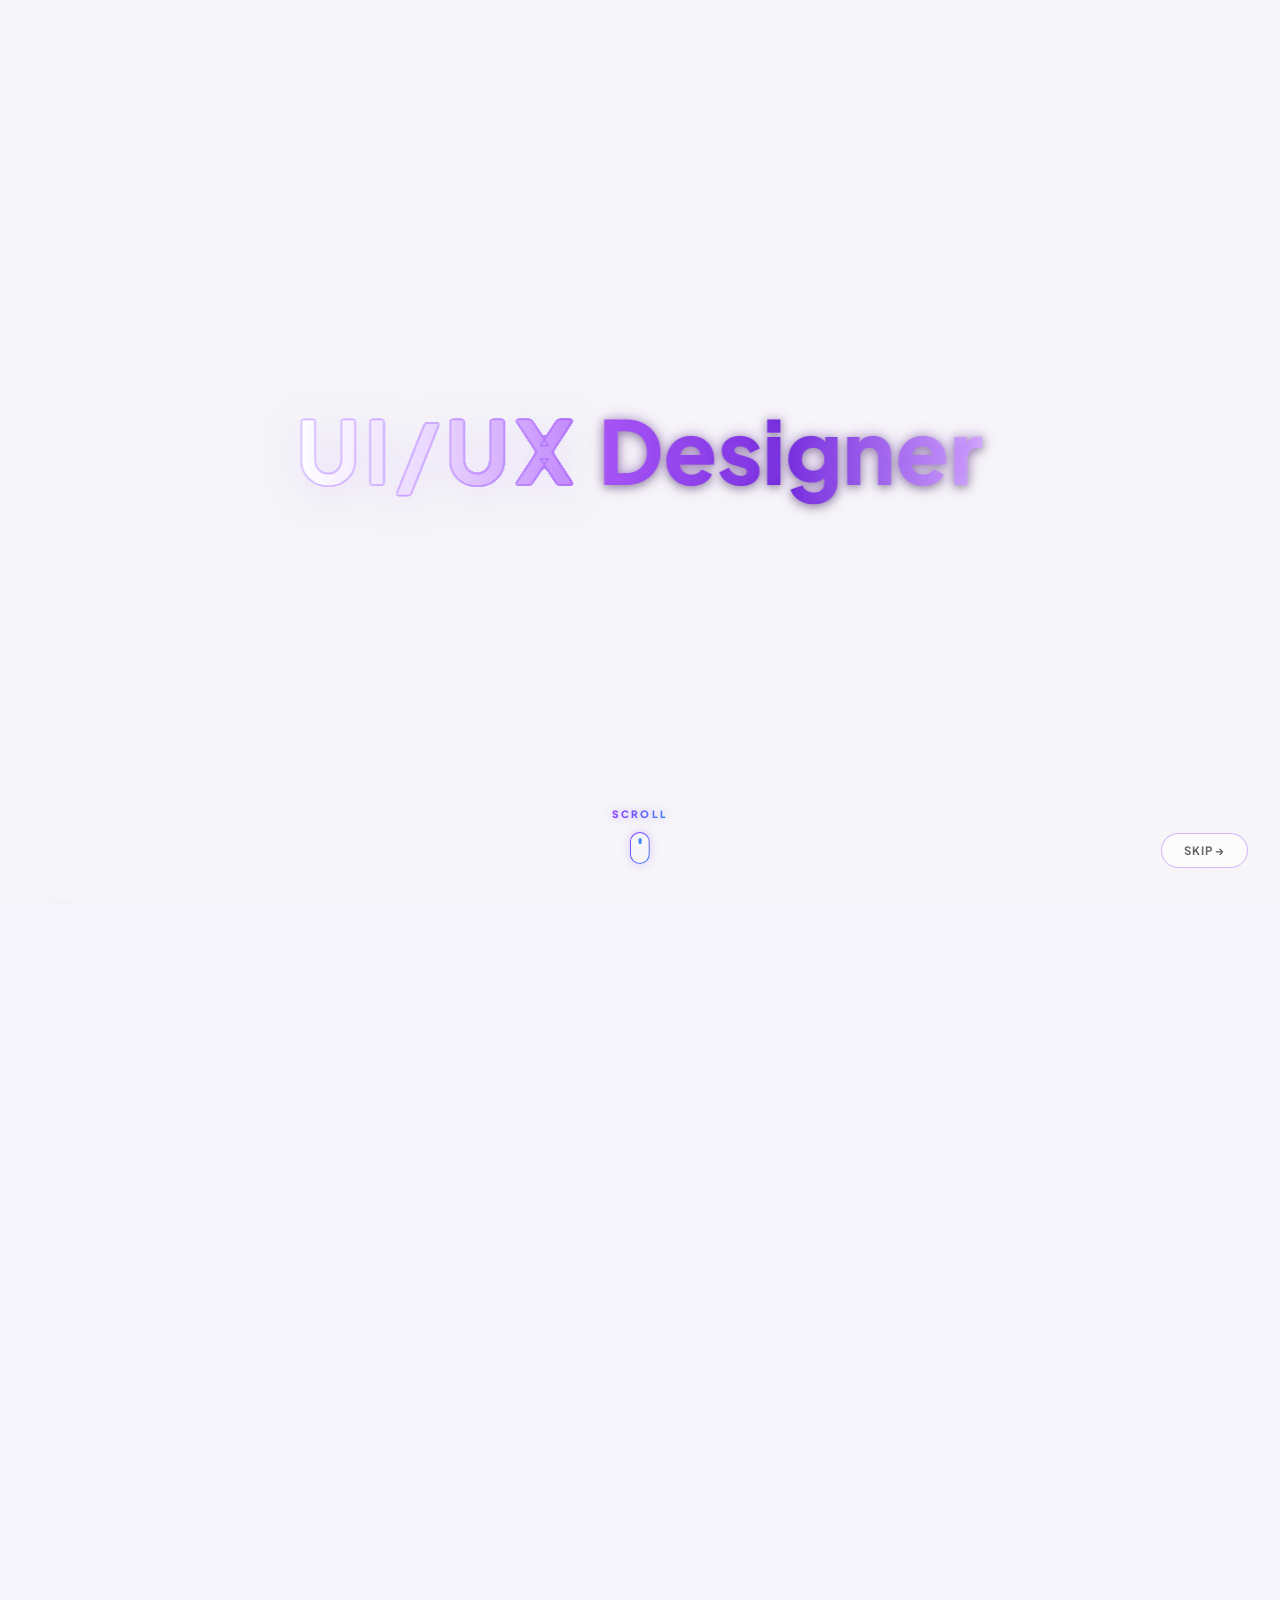
<file: index.html>
<!DOCTYPE html>
<html lang="en">
<head>
  <script>
    if (window.self !== window.top) {
      document.documentElement.classList.add('in-iframe');
    }
  </script>
  <meta charset="UTF-8">
  <meta name="viewport" content="width=device-width, initial-scale=1.0">
  <title>Shijnas Yunus | UI/UX Designer Portfolio</title>
  <meta name="description" content="Portfolio of Shijnas Yunus, a passionate UI/UX Designer crafting intuitive, visually stunning, and user-friendly digital experiences.">
  
  <!-- Google Fonts -->
  <link rel="preconnect" href="https://fonts.googleapis.com">
  <link rel="preconnect" href="https://fonts.gstatic.com" crossorigin>
  <link href="https://fonts.googleapis.com/css2?family=Plus+Jakarta+Sans:ital,wght@0,500;0,700;0,800;1,400&display=swap" rel="stylesheet">
  
  <!-- Main Stylesheet -->
  <link rel="stylesheet" href="style.css">
  <!-- Cinematic Intro -->
  <link rel="stylesheet" href="intro.css">
  <!-- Ezio AI Assistant -->
  <link rel="stylesheet" href="ezio-ai.css">
</head>
<body class="dark-theme">

  <!-- SVG Liquid Glass Gooey Filter -->
  <svg class="liquid-glass-svg" style="position: absolute; width: 0; height: 0;" width="0" height="0" version="1.1" xmlns="http://www.w3.org/2000/svg">
    <defs>
      <filter id="liquid-glass-filter">
        <!-- Melt the sharp font edges moderately to round the corners -->
        <feGaussianBlur in="SourceGraphic" stdDeviation="2.2" result="blur" />
        <!-- Sharpen it back to clean vector but with organic rounded corners -->
        <feColorMatrix in="blur" mode="matrix" values="1 0 0 0 0  0 1 0 0 0  0 0 1 0 0  0 0 0 18 -7" result="gooey" />
        <!-- Composite to keep crisp high-contrast border details -->
        <feComposite in="SourceGraphic" in2="gooey" operator="atop" />
      </filter>
    </defs>
  </svg>

  <!-- ========================================================
       CINEMATIC INTRO OVERLAY
  ========================================================= -->
  <div id="cinematic-intro">

    <!-- Big Center Title on Start Screen -->
    <div id="cin-intro-title" class="cin-intro-title">
      <span class="text-liquid-glass">UI/UX</span> <span class="text-moving-gradient">Designer</span>
    </div>

    <!-- Phone (starts centered, slides to homepage) -->
    <div id="cin-phone">
      <div class="cin-phone-body">
        <div class="cin-phone-notch"></div>
        <picture>
          <source media="(max-width: 1024px)" srcset="assets/mobile/wallpaper-m.webp" type="image/webp">
          <img class="cin-phone-wallpaper" id="cin-phone-lock" src="assets/wallpaper.jpg" alt="Portfolio preview" draggable="false" decoding="async">
        </picture>
      </div>
    </div>



    <!-- Scroll Hint -->
    <div id="cin-scroll-hint">
      <span>Scroll</span>
      <div class="cin-scroll-mouse"></div>
    </div>

    <!-- Progress Bar removed -->

  </div><!-- /#cinematic-intro -->

  <!-- Skip Button (fixed position) -->
  <button id="intro-skip-btn" aria-label="Skip intro">Skip &rarr;</button>

  <!-- Header Navigation -->
  <header id="header" class="header">
    <div class="header-container liquid-glass-nav">
      <a href="#" class="logo" id="logo">
        <span class="logo-dot"></span>
        <span class="logo-text">SHIJNAS YUNUS</span>
      </a>
      
      <nav class="nav-menu" id="navMenu">
        <div class="nav-highlight" id="navHighlight"></div>
        <a href="#hero" class="nav-link active">Home</a>
        <a href="#about" class="nav-link">About</a>
        <a href="#services" class="nav-link">Services</a>
        <a href="#projects" class="nav-link">Projects</a>
        <a href="#process" class="nav-link">Process</a>
        <a href="#testimonials" class="nav-link">Blog</a>
        <a href="#contact" class="nav-link">Contact</a>
      </nav>

      <div class="header-actions">
        <a href="#contact" class="btn-contact-me">
          <span>Hire Me</span>
          <svg width="12" height="12" viewBox="0 0 24 24" fill="none" stroke="currentColor" stroke-width="2.5" stroke-linecap="round" stroke-linejoin="round" style="margin-left: 4px; display: inline-block; vertical-align: middle;"><path d="M5 12h14M12 5l7 7-7 7"/></svg>
        </a>
        <button class="theme-toggle" id="themeToggle" aria-label="Toggle Theme">
          <!-- Moon Icon (Dark Mode Active Mode) -->
          <svg class="moon-icon" width="20" height="20" viewBox="0 0 24 24" fill="none" stroke="currentColor" stroke-width="2" stroke-linecap="round" stroke-linejoin="round"><path d="M21 12.79A9 9 0 1 1 11.21 3 7 7 0 0 0 21 12.79z"/></svg>
          <!-- Sun Icon (Light Mode Active Mode, hidden by default) -->
          <svg class="sun-icon" width="20" height="20" viewBox="0 0 24 24" fill="none" stroke="currentColor" stroke-width="2" stroke-linecap="round" stroke-linejoin="round"><circle cx="12" cy="12" r="5"/><line x1="12" y1="1" x2="12" y2="3"/><line x1="12" y1="21" x2="12" y2="23"/><line x1="4.22" y1="4.22" x2="5.64" y2="5.64"/><line x1="18.36" y1="18.36" x2="19.78" y2="19.78"/><line x1="1" y1="12" x2="3" y2="12"/><line x1="21" y1="12" x2="23" y2="12"/><line x1="4.22" y1="19.78" x2="5.64" y2="18.36"/><line x1="18.36" y1="5.64" x2="19.78" y2="4.22"/></svg>
        </button>
        <!-- Mobile Menu Toggle -->
        <button class="mobile-toggle" id="mobileToggle" aria-label="Open Mobile Menu">
          <svg width="24" height="24" viewBox="0 0 24 24" fill="none" stroke="currentColor" stroke-width="2" stroke-linecap="round" stroke-linejoin="round"><line x1="3" y1="12" x2="21" y2="12"/><line x1="3" y1="6" x2="21" y2="6"/><line x1="3" y1="18" x2="21" y2="18"/></svg>
        </button>
      </div>
    </div>
  </header>

  <!-- ========================================================
       MAIN PORTFOLIO CONTENT
  ========================================================= -->
  <div id="main-wrapper">

  <!-- Glowing Background Ambience -->
  <div class="glow-bg glow-1"></div>
  <div class="glow-bg glow-2"></div>
  <div class="glow-bg glow-3"></div>


  <!-- Hero Section -->
  <section id="hero" class="hero-section">
    <div class="hero-container">
      <div class="hero-left">
        <div class="freelance-badge fade-in">
          <span class="badge-dot"></span>
          <span>Available for Freelance</span>
        </div>
        <h1 class="hero-title fade-in">
          Hi, I'm <br><span class="gradient-text">Shijnas Yunus</span>
        </h1>
        <h2 class="hero-subtitle fade-in"><span id="typedRole">UI/UX Designer</span><span class="typed-cursor">|</span></h2>
        <p class="hero-description fade-in">
          I transform ideas into modern digital experiences through intuitive UI/UX design, high-performance web development, scalable web applications, and meticulous game testing. Every project is built with creativity, precision, and a user-first mindset.
        </p>
        <div class="hero-buttons fade-in">
          <a href="#contact" class="btn btn-primary">
            <span>Hire Me</span>
            <svg width="18" height="18" viewBox="0 0 24 24" fill="none" stroke="currentColor" stroke-width="2.5" stroke-linecap="round" stroke-linejoin="round"><path d="M5 12h14M12 5l7 7-7 7"/></svg>
          </a>

        </div>

      </div>

      <div class="hero-right">
        <div class="hero-visual-wrapper">
          <!-- Glassmorphic Toolbar Widget (Left) -->
          <div class="hero-widget toolbar-widget float-slow">
            <div class="toolbar-item active">
              <svg width="18" height="18" viewBox="0 0 24 24" fill="none" stroke="currentColor" stroke-width="2" stroke-linecap="round" stroke-linejoin="round"><path d="M3 9l9-7 9 7v11a2 2 0 0 1-2 2H5a2 2 0 0 1-2-2z"/><polyline points="9 22 9 12 15 12 15 22"/></svg>
            </div>
            <div class="toolbar-item">
              <svg width="18" height="18" viewBox="0 0 24 24" fill="none" stroke="currentColor" stroke-width="2" stroke-linecap="round" stroke-linejoin="round"><path d="M20 21v-2a4 4 0 0 0-4-4H8a4 4 0 0 0-4 4v2"/><circle cx="12" cy="7" r="4"/></svg>
            </div>
            <div class="toolbar-item">
              <svg width="18" height="18" viewBox="0 0 24 24" fill="none" stroke="currentColor" stroke-width="2" stroke-linecap="round" stroke-linejoin="round"><path d="M22 19a2 2 0 0 1-2 2H4a2 2 0 0 1-2-2V5a2 2 0 0 1 2-2h5l2 3h9a2 2 0 0 1 2 2z"/></svg>
            </div>
            <div class="toolbar-item">
              <svg width="18" height="18" viewBox="0 0 24 24" fill="none" stroke="currentColor" stroke-width="2" stroke-linecap="round" stroke-linejoin="round"><path d="M4 4h16c1.1 0 2 .9 2 2v12c0 1.1-.9 2-2 2H4c-1.1 0-2-.9-2-2V6c0-1.1.9-2 2-2z"/><polyline points="22,6 12,13 2,6"/></svg>
            </div>
          </div>

          <!-- Total Projects Badge Widget (Top center) -->
          <div class="hero-widget projects-widget float-medium">
            <div class="widget-header">
              <div class="widget-dot green"></div>
              <span class="widget-label">Total Projects</span>
            </div>
            <div class="widget-value-row">
              <span class="widget-val">24+</span>
              <div class="mini-chart">
                <svg width="50" height="20">
                  <path d="M0,15 Q10,5 20,12 T40,5 T50,15" fill="none" stroke="#a855f7" stroke-width="2"></path>
                </svg>
              </div>
            </div>
          </div>

          <!-- Web Dashboard Illustration (Center) -->
          <div class="hero-widget dashboard-widget">
            <div class="window-header">
              <div class="window-controls">
                <span class="dot red"></span>
                <span class="dot yellow"></span>
                <span class="dot green"></span>
              </div>
              <div class="window-title">shijnas.design</div>
            </div>
            <div class="window-body">
              <div class="dashboard-text">
                <h3>Designing <br>Digital Products <br>That <span class="purple-text">People Love.</span></h3>
                <a href="#projects" class="explore-btn">
                  <span>Explore Work</span>
                  <svg width="12" height="12" viewBox="0 0 24 24" fill="none" stroke="currentColor" stroke-width="2.5" stroke-linecap="round" stroke-linejoin="round"><path d="M5 12h14M12 5l7 7-7 7"/></svg>
                </a>
              </div>
              <div class="dashboard-footer-logos">
                <span class="logo-badge figma">Figma</span>
                <span class="logo-badge xd">XD</span>
                <span class="logo-badge ps">PS</span>
              </div>
            </div>
          </div>

          <!-- Interactive iPhone 15 Pro (Black Titanium) -->
          <div class="iphone-container" id="iphoneContainer">
            <div class="iphone-3d-wrapper" id="iphone3DWrapper">
              <!-- Side Power Button -->
              <button class="iphone-power-button" id="iphonePowerBtn" aria-label="Lock Phone"></button>
              
              <!-- Outer Titanium Frame -->
              <div class="iphone-frame">
                <!-- Inner Bezel -->
                <div class="iphone-bezel">
                  <!-- Screen Content -->
                  <div class="iphone-screen" id="iphoneScreen">
                    
                    <!-- Glossy Front Glass Reflection -->
                    <div class="iphone-glass-reflection" id="iphoneReflection"></div>

                    <!-- Dynamic Island -->
                    <div class="dynamic-island-container" id="dynamicIslandContainer">
                      <div class="dynamic-island" id="dynamicIsland">
                        <div class="dynamic-island-inner">
                          <span class="island-notch-dot"></span>
                          <span class="island-camera-dot"></span>
                          <div class="dynamic-island-content" id="dynamicIslandContent">
                            <div class="dynamic-menu" id="dynamicMenu">
                              <a href="#about" class="dynamic-menu-item" id="menuBtnResume">
                                <svg width="12" height="12" viewBox="0 0 24 24" fill="none" stroke="currentColor" stroke-width="2.5"><path d="M14 2H6a2 2 0 0 0-2 2v16a2 2 0 0 0 2 2h12a2 2 0 0 0 2-2V8z"/><polyline points="14 2 14 8 20 8"/></svg>
                                <span>Resume</span>
                              </a>
                              <a href="#contact" class="dynamic-menu-item" id="menuBtnContact">
                                <svg width="12" height="12" viewBox="0 0 24 24" fill="none" stroke="currentColor" stroke-width="2.5"><path d="M4 4h16c1.1 0 2 .9 2 2v12c0 1.1-.9 2-2 2H4c-1.1 0-2-.9-2-2V6c0-1.1.9-2 2-2z"/><polyline points="22,6 12,13 2,6"/></svg>
                                <span>Contact</span>
                              </a>
                              <button class="dynamic-menu-item" id="menuBtnLock">
                                <svg width="12" height="12" viewBox="0 0 24 24" fill="none" stroke="currentColor" stroke-width="2.5"><rect x="3" y="11" width="18" height="11" rx="2" ry="2"/><path d="M7 11V7a5 5 0 0 1 10 0v4"/></svg>
                                <span>Lock</span>
                              </button>
                            </div>
                          </div>
                        </div>
                      </div>
                    </div>

                    <!-- 1. Lock Screen View -->
                    <div class="iphone-lockscreen" id="iphoneLockScreen">
                      <div class="lockscreen-wallpaper" id="lockscreenWallpaper" style="background-image: url('assets/wallpaper.jpg');"></div>
                      <div class="lockscreen-overlay">
                        <!-- Top iOS Bar -->
                        <div class="lockscreen-status-bar">
                          <span class="status-time" id="statusTime">12:00</span>
                          <div class="status-icons">
                            <!-- Cellular Signal SVG -->
                            <svg class="icon-cellular" width="14" height="10" viewBox="0 0 24 24" fill="currentColor"><path d="M2 22h3v-3H2v3zm5 0h3v-6H7v6zm5 0h3v-10h-3v10zm5 0h3V7h-3v15zm5 0h3V2h-3v20z"/></svg>
                            <!-- Wi-Fi SVG -->
                            <svg class="icon-wifi" width="14" height="10" viewBox="0 0 24 24" fill="currentColor"><path d="M12 21l-12-12c5.52-5.52 14.48-5.52 20 0z"/></svg>
                            <!-- Battery Symbol -->
                            <div class="icon-battery">
                              <div class="battery-level" style="width: 88%;"></div>
                            </div>
                          </div>
                        </div>
                        
                        <!-- Lock Icon, Date, Time -->
                        <div class="lockscreen-header">
                          <div class="lockscreen-lock-status">
                            <svg class="lock-icon" id="lockIcon" width="18" height="18" viewBox="0 0 24 24" fill="none" stroke="currentColor" stroke-width="2.5" stroke-linecap="round" stroke-linejoin="round">
                              <rect x="3" y="11" width="18" height="11" rx="2" ry="2"></rect>
                              <path d="M7 11V7a5 5 0 0 1 10 0v4"></path>
                            </svg>
                            <!-- Face ID scanning rings overlay -->
                            <div class="faceid-scanner" id="faceidScanner">
                              <div class="ring ring-1"></div>
                              <div class="ring ring-2"></div>
                              <div class="faceid-checkmark" id="faceidCheckmark">
                                <svg width="24" height="24" viewBox="0 0 24 24" fill="none" stroke="currentColor" stroke-width="3" stroke-linecap="round" stroke-linejoin="round"><polyline points="20 6 9 17 4 12"/></svg>
                              </div>
                            </div>
                          </div>
                          <div class="lockscreen-date" id="lockscreenDate">Monday, July 13</div>
                          <div class="lockscreen-time" id="lockscreenTime">19:20</div>
                        </div>
                        
                        <!-- Bottom Shortcuts & Slide Indicator -->
                        <div class="lockscreen-footer">
                          <div class="quick-shortcuts">
                            <div class="shortcut-btn btn-flashlight" aria-label="Flashlight">
                              <svg width="18" height="18" viewBox="0 0 24 24" fill="none" stroke="currentColor" stroke-width="2" stroke-linecap="round" stroke-linejoin="round"><path d="M15 17H9l1-5h4z"/><path d="M12 2v10"/><path d="M12 17v5"/><path d="M11 22h2"/></svg>
                            </div>
                            <div class="shortcut-btn btn-camera" aria-label="Camera">
                              <svg width="18" height="18" viewBox="0 0 24 24" fill="none" stroke="currentColor" stroke-width="2" stroke-linecap="round" stroke-linejoin="round"><path d="M23 19a2 2 0 0 1-2 2H3a2 2 0 0 1-2-2V8a2 2 0 0 1 2-2h4l2-3h6l2 3h4a2 2 0 0 1 2 2z"/><circle cx="12" cy="13" r="4"/></svg>
                            </div>
                          </div>
                          
                          <!-- Slider: Slide to Open Portfolio -->
                          <div class="slider-container" id="sliderContainer">
                            <div class="slider-track">
                              <div class="slider-bg-glow"></div>
                              <div class="slider-thumb" id="sliderThumb">
                                <svg width="18" height="18" viewBox="0 0 24 24" fill="none" stroke="currentColor" stroke-width="3.5" stroke-linecap="round" stroke-linejoin="round"><path d="M9 18l6-6-6-6"/></svg>
                              </div>
                              <span class="slider-text" id="sliderText">Slide to Open Portfolio</span>
                            </div>
                          </div>
                        </div>
                      </div>
                    </div>

                    <!-- 2. Homescreen View (Resume PDF Viewer) -->
                    <div class="iphone-homescreen" id="iphoneHomeScreen">
                      <div class="unlocked-header-bar">
                        <span class="unlocked-time" id="unlockedTime">19:20</span>
                        <div class="status-icons">
                          <svg class="icon-cellular" width="12" height="8" viewBox="0 0 24 24" fill="currentColor"><path d="M2 22h3v-3H2v3zm5 0h3v-6H7v6zm5 0h3v-10h-3v10zm5 0h3V7h-3v15zm5 0h3V2h-3v20z"/></svg>
                          <svg class="icon-wifi" width="12" height="8" viewBox="0 0 24 24" fill="currentColor"><path d="M12 21l-12-12c5.52-5.52 14.48-5.52 20 0z"/></svg>
                          <div class="icon-battery mini">
                            <div class="battery-level" style="width: 88%;"></div>
                          </div>
                        </div>
                      </div>

                      <!-- iOS 27 UI Resume View -->
                      <div class="ios-resume-app" id="iosResumeApp">
                        <!-- Navigation Header -->
                        <div class="ios-nav-header">
                          <span class="ios-back-arrow">
                            <svg width="18" height="18" viewBox="0 0 24 24" fill="none" stroke="currentColor" stroke-width="2.5" stroke-linecap="round" stroke-linejoin="round"><polyline points="15 18 9 12 15 6"/></svg>
                            <span>Back</span>
                          </span>
                          <span class="ios-nav-title">Resume</span>
                          <span class="ios-nav-action-btn">
                            <svg width="18" height="18" viewBox="0 0 24 24" fill="none" stroke="currentColor" stroke-width="2" stroke-linecap="round" stroke-linejoin="round"><circle cx="12" cy="12" r="1"/><circle cx="12" cy="5" r="1"/><circle cx="12" cy="19" r="1"/></svg>
                          </span>
                        </div>

                        <!-- Search Bar -->
                        <div class="ios-search-container">
                          <div class="ios-search-bar">
                            <svg class="search-icon" width="12" height="12" viewBox="0 0 24 24" fill="none" stroke="currentColor" stroke-width="2.5"><circle cx="11" cy="11" r="8"/><line x1="21" y1="21" x2="16.65" y2="16.65"/></svg>
                            <span class="search-text">Search resume</span>
                          </div>
                        </div>

                        <!-- Resume Scrollable Content -->
                        <div class="ios-resume-scroll-body">
                          <!-- Profile Card -->
                          <div class="ios-card ios-profile-header-card">
                            <div class="profile-avatar">SY</div>
                            <h2 class="profile-name">Shijnas Yunus</h2>
                            <p class="profile-title">Aspiring UI/UX Designer</p>
                            <p class="profile-loc">Kannur, Kerala, India</p>
                            
                            <!-- iOS Contact Pills -->
                            <div class="ios-contact-pills">
                              <a href="tel:+918281717536" class="contact-pill" title="Call">
                                <svg width="12" height="12" viewBox="0 0 24 24" fill="none" stroke="currentColor" stroke-width="2.5"><path d="M22 16.92v3a2 2 0 0 1-2.18 2 19.79 19.79 0 0 1-8.63-3.07 19.5 19.5 0 0 1-6-6 19.79 19.79 0 0 1-3.07-8.67A2 2 0 0 1 4.11 2h3a2 2 0 0 1 2 1.72 12.84 12.84 0 0 0 .7 2.81 2 2 0 0 1-.45 2.11L8.09 9.91a16 16 0 0 0 6 6l1.27-1.27a2 2 0 0 1 2.11-.45 12.84 12.84 0 0 0 2.81.7A2 2 0 0 1 22 16.92z"/></svg>
                              </a>
                              <a href="mailto:yshijnas@gmail.com" class="contact-pill" title="Email">
                                <svg width="12" height="12" viewBox="0 0 24 24" fill="none" stroke="currentColor" stroke-width="2.5"><path d="M4 4h16c1.1 0 2 .9 2 2v12c0 1.1-.9 2-2 2H4c-1.1 0-2-.9-2-2V6c0-1.1.9-2 2-2z"/><polyline points="22,6 12,13 2,6"/></svg>
                              </a>
                              <a href="https://www.linkedin.com/in/shijnas-yunus-911192332/" target="_blank" rel="noopener noreferrer" class="contact-pill" title="LinkedIn">
                                <svg width="12" height="12" fill="currentColor" viewBox="0 0 24 24"><path d="M19 0h-14c-2.761 0-5 2.239-5 5v14c0 2.761 2.239 5 5 5h14c2.762 0 5-2.239 5-5v-14c0-2.761-2.238-5-5-5zm-11 19h-3v-11h3v11zm-1.5-12.268c-.966 0-1.75-.779-1.75-1.75s.784-1.75 1.75-1.75 1.75.779 1.75 1.75-.784 1.75-1.75 1.75zm13.5 12.268h-3v-5.604c0-3.368-4-3.113-4 0v5.604h-3v-11h3v1.765c1.396-2.586 7-2.777 7 2.476v6.759z"/></svg>
                              </a>
                            </div>
                          </div>

                          <!-- Professional Summary -->
                          <div class="ios-card">
                            <h3 class="ios-card-title">Professional Summary</h3>
                            <p class="ios-card-text">
                              Creative and detail-oriented aspiring UI/UX Designer with experience designing user-friendly interfaces using Figma. Skilled in wireframing, prototyping, responsive design, design systems, HTML5, CSS3, and AI-powered productivity tools. Passionate about creating intuitive digital experiences.
                            </p>
                          </div>

                          <!-- Technical Skills -->
                          <div class="ios-card">
                            <h3 class="ios-card-title">Technical Skills</h3>
                            <div class="ios-skill-group">
                              <span class="skill-tag-header">UI/UX:</span>
                              <div class="ios-skill-pills">
                                <span>Figma</span><span>Wireframing</span><span>Prototyping</span><span>Auto Layout</span><span>Components</span><span>Responsive Design</span><span>Design Systems</span><span>User Flows</span>
                              </div>
                            </div>
                            <div class="ios-skill-group">
                              <span class="skill-tag-header">Front-End:</span>
                              <div class="ios-skill-pills">
                                <span>HTML5</span><span>CSS3</span><span>Basic JavaScript</span>
                              </div>
                            </div>
                            <div class="ios-skill-group">
                              <span class="skill-tag-header">AI Tools:</span>
                              <div class="ios-skill-pills accent">
                                <span>Cursor AI</span><span>ChatGPT</span><span>Gemini</span><span>Claude</span><span>GitHub Copilot</span><span>Midjourney</span><span>Adobe Firefly</span><span>Canva AI</span><span>Notion AI</span>
                              </div>
                            </div>
                          </div>

                          <!-- Projects -->
                          <div class="ios-card">
                            <h3 class="ios-card-title">Projects</h3>
                            <ul class="ios-list-view">
                              <li class="ios-list-item">
                                <div class="item-title">Personal UI/UX Portfolio Website</div>
                                <div class="item-desc">Designed & developed a responsive portfolio showcasing UI/UX work.</div>
                              </li>
                              <li class="ios-list-item">
                                <div class="item-title">Game Tester Portfolio</div>
                                <div class="item-desc">Created a premium dark-themed portfolio with strong visual hierarchy.</div>
                              </li>
                              <li class="ios-list-item">
                                <div class="item-title">Mobile App UI Concept</div>
                                <div class="item-desc">Designed wireframes, prototypes, and high-fidelity screens in Figma.</div>
                              </li>
                            </ul>
                          </div>

                          <!-- Education -->
                          <div class="ios-card">
                            <h3 class="ios-card-title">Education</h3>
                            <div class="education-block">
                              <div class="degree">Bachelor of Computer Applications (BCA)</div>
                              <div class="college">De Paul Arts and Science College</div>
                              <div class="duration">2021 – 2024</div>
                            </div>
                          </div>

                          <!-- Core Competencies -->
                          <div class="ios-card">
                            <h3 class="ios-card-title">Core Competencies</h3>
                            <div class="ios-skill-pills">
                              <span>User Interface Design</span><span>User Experience Design</span><span>Design Thinking</span><span>Typography</span><span>Color Theory</span><span>Responsive Design</span><span>Problem Solving</span><span>Communication</span><span>Collaboration</span><span>Attention to Detail</span>
                            </div>
                          </div>

                          <!-- Languages -->
                          <div class="ios-card">
                            <h3 class="ios-card-title">Languages</h3>
                            <div class="ios-skill-pills info">
                              <span>English</span><span>Malayalam</span><span>Hindi</span>
                            </div>
                          </div>
                        </div>
                      </div>

                      <!-- Floating Resume Action Buttons -->
                      <div class="resume-toolbar">
                        <a href="assets/resume.pdf" download="Shijnas_Yunus_Resume.pdf" class="toolbar-btn" title="Download CV" id="btnDownloadResume">
                          <svg width="16" height="16" viewBox="0 0 24 24" fill="none" stroke="currentColor" stroke-width="2.5" stroke-linecap="round" stroke-linejoin="round"><path d="M21 15v4a2 2 0 0 1-2 2H5a2 2 0 0 1-2-2v-4"/><polyline points="7 10 12 15 17 10"/><line x1="12" y1="15" x2="12" y2="3"/></svg>
                        </a>
                        <a href="#contact" class="toolbar-btn" title="Contact Me">
                          <svg width="16" height="16" viewBox="0 0 24 24" fill="none" stroke="currentColor" stroke-width="2.5" stroke-linecap="round" stroke-linejoin="round"><path d="M4 4h16c1.1 0 2 .9 2 2v12c0 1.1-.9 2-2 2H4c-1.1 0-2-.9-2-2V6c0-1.1.9-2 2-2z"/><polyline points="22,6 12,13 2,6"/></svg>
                        </a>
                        <a href="https://www.linkedin.com/in/shijnas-yunus-911192332/" target="_blank" rel="noopener noreferrer" class="toolbar-btn" title="LinkedIn">
                          <svg width="16" height="16" fill="currentColor" viewBox="0 0 24 24"><path d="M19 0h-14c-2.761 0-5 2.239-5 5v14c0 2.761 2.239 5 5 5h14c2.762 0 5-2.239 5-5v-14c0-2.761-2.238-5-5-5zm-11 19h-3v-11h3v11zm-1.5-12.268c-.966 0-1.75-.779-1.75-1.75s.784-1.75 1.75-1.75 1.75.779 1.75 1.75-.784 1.75-1.75 1.75zm13.5 12.268h-3v-5.604c0-3.368-4-3.113-4 0v5.604h-3v-11h3v1.765c1.396-2.586 7-2.777 7 2.476v6.759z"/></svg>
                        </a>
                        <a href="https://github.com/shijnas" target="_blank" rel="noopener noreferrer" class="toolbar-btn" title="GitHub">
                          <svg width="16" height="16" fill="currentColor" viewBox="0 0 24 24"><path d="M12 0c-6.626 0-12 5.373-12 12 0 5.302 3.438 9.8 8.207 11.387.599.111.793-.261.793-.577v-2.234c-3.338.726-4.033-1.416-4.033-1.416-.546-1.387-1.333-1.756-1.333-1.756-1.089-.745.083-.729.083-.729 1.205.084 1.839 1.237 1.839 1.237 1.07 1.834 2.807 1.304 3.492.997.107-.775.418-1.305.762-1.604-2.665-.305-5.467-1.334-5.467-5.931 0-1.311.469-2.381 1.236-3.221-.124-.303-.535-1.524.117-3.176 0 0 1.008-.322 3.301 1.23.957-.266 1.983-.399 3.003-.404 1.02.005 2.047.138 3.006.404 2.291-1.552 3.297-1.23 3.297-1.23.653 1.653.242 2.874.118 3.176.77.84 1.235 1.911 1.235 3.221 0 4.609-2.807 5.624-5.479 5.921.43.372.823 1.102.823 2.222v3.293c0 .319.192.694.801.576 4.765-1.589 8.199-6.086 8.199-11.386 0-6.627-5.373-12-12-12z"/></svg>
                        </a>
                      </div>
                    </div>
                  </div>
                </div>
              </div>
              
              <!-- Realistic Phone Drop Shadow -->
              <div class="iphone-shadow" id="iphoneShadow"></div>
            </div>
          </div>

          <!-- Happy Clients Widget (Bottom Right) -->
          <div class="hero-widget clients-widget float-slow">
            <div class="widget-header">
              <div class="widget-dot purple"></div>
              <span class="widget-label">Happy Clients</span>
            </div>
            <div class="widget-value-row">
              <span class="widget-val">100%</span>
              <div class="mini-chart">
                <svg width="50" height="20">
                  <path d="M0,18 Q15,3 30,12 T50,5" fill="none" stroke="#22c55e" stroke-width="2"></path>
                </svg>
              </div>
            </div>
          </div>
        </div>
      </div>
    </div>
  </section>

  <!-- About Me Section -->
  <section id="about" class="about-section scroll-reveal">
    <div class="section-container">
      <h3 class="section-title text-center" style="margin-bottom: 2rem;">About Me</h3>
      <div class="about-content">
        <p class="about-text">
          I'm a passionate UI/UX Designer, Web Developer, Web Application Developer, and Game Tester who enjoys creating digital experiences that are both visually appealing and highly functional. I combine creativity with technical expertise to design intuitive interfaces, develop responsive websites and web applications, and ensure software quality through thorough testing. My goal is to build products that not only look great but also deliver exceptional user experiences.
        </p>
        <ul class="about-features centered">
          <li>
            <span class="check-icon">
              <svg width="14" height="14" viewBox="0 0 24 24" fill="none" stroke="currentColor" stroke-width="3" stroke-linecap="round" stroke-linejoin="round"><polyline points="20 6 9 17 4 12"/></svg>
            </span>
            <span>1 Month of Experience</span>
          </li>
          <li>
            <span class="check-icon">
              <svg width="14" height="14" viewBox="0 0 24 24" fill="none" stroke="currentColor" stroke-width="3" stroke-linecap="round" stroke-linejoin="round"><polyline points="20 6 9 17 4 12"/></svg>
            </span>
            <span>6 Projects Completed</span>
          </li>
          <li>
            <span class="check-icon">
              <svg width="14" height="14" viewBox="0 0 24 24" fill="none" stroke="currentColor" stroke-width="3" stroke-linecap="round" stroke-linejoin="round"><polyline points="20 6 9 17 4 12"/></svg>
            </span>
            <span>Client Satisfaction First</span>
          </li>
        </ul>
        <div class="button-wrapper">
          <a href="assets/resume.pdf" download="Shijnas_Yunus_Resume.pdf" class="btn btn-secondary btn-download">
            <svg width="18" height="18" viewBox="0 0 24 24" fill="none" stroke="currentColor" stroke-width="2" stroke-linecap="round" stroke-linejoin="round"><path d="M21 15v4a2 2 0 0 1-2 2H5a2 2 0 0 1-2-2v-4"/><polyline points="7 10 12 15 17 10"/><line x1="12" y1="15" x2="12" y2="3"/></svg>
            <span>Download CV</span>
          </a>
        </div>
      </div>
    </div>
  </section>

  <!-- Services Section -->
  <section id="services" class="services-section scroll-reveal">
    <div class="section-container">
      <div class="services-header">
        <h3 class="section-title">What I Do</h3>
      </div>
      <div class="services-grid">
        <!-- UI Design -->
        <div class="service-card">
          <div class="service-icon purple">
            <svg width="20" height="20" viewBox="0 0 24 24" fill="none" stroke="currentColor" stroke-width="2" stroke-linecap="round" stroke-linejoin="round"><rect x="3" y="3" width="18" height="18" rx="2" ry="2"/><line x1="9" y1="3" x2="9" y2="21"/></svg>
          </div>
          <div class="service-info">
            <h4>UI Design</h4>
            <p>Modern and clean user interfaces</p>
          </div>
        </div>
        <!-- UX Research -->
        <div class="service-card">
          <div class="service-icon blue">
            <svg width="20" height="20" viewBox="0 0 24 24" fill="none" stroke="currentColor" stroke-width="2" stroke-linecap="round" stroke-linejoin="round"><circle cx="11" cy="11" r="8"/><line x1="21" y1="21" x2="16.65" y2="16.65"/><path d="M11 8a3 3 0 0 0-3 3"/></svg>
          </div>
          <div class="service-info">
            <h4>UX Research</h4>
            <p>User research and competitive analysis</p>
          </div>
        </div>
        <!-- Mobile App Design -->
        <div class="service-card">
          <div class="service-icon purple">
            <svg width="20" height="20" viewBox="0 0 24 24" fill="none" stroke="currentColor" stroke-width="2" stroke-linecap="round" stroke-linejoin="round"><rect x="5" y="2" width="14" height="20" rx="2" ry="2"/><line x1="12" y1="18" x2="12.01" y2="18"/></svg>
          </div>
          <div class="service-info">
            <h4>Mobile App Design</h4>
            <p>Android & iOS app designs</p>
          </div>
        </div>
        <!-- Web Design -->
        <div class="service-card">
          <div class="service-icon blue">
            <svg width="20" height="20" viewBox="0 0 24 24" fill="none" stroke="currentColor" stroke-width="2" stroke-linecap="round" stroke-linejoin="round"><rect x="2" y="3" width="20" height="14" rx="2" ry="2"/><line x1="8" y1="21" x2="16" y2="21"/><line x1="12" y1="17" x2="12" y2="21"/></svg>
          </div>
          <div class="service-info">
            <h4>Web Design</h4>
            <p>Responsive and modern website design</p>
          </div>
        </div>
        <!-- Dashboard Design -->
        <div class="service-card">
          <div class="service-icon purple">
            <svg width="20" height="20" viewBox="0 0 24 24" fill="none" stroke="currentColor" stroke-width="2" stroke-linecap="round" stroke-linejoin="round"><rect x="3" y="3" width="18" height="18" rx="2" ry="2"/><line x1="3" y1="9" x2="21" y2="9"/><line x1="9" y1="21" x2="9" y2="9"/></svg>
          </div>
          <div class="service-info">
            <h4>Dashboard Design</h4>
            <p>SaaS dashboards and admin panels</p>
          </div>
        </div>
        <!-- Prototyping -->
        <div class="service-card">
          <div class="service-icon blue">
            <svg width="20" height="20" viewBox="0 0 24 24" fill="none" stroke="currentColor" stroke-width="2" stroke-linecap="round" stroke-linejoin="round"><path d="M12 2v20M17 5H9.5a3.5 3.5 0 0 0 0 7h5a3.5 3.5 0 0 1 0 7H6"/></svg>
          </div>
          <div class="service-info">
            <h4>Prototyping</h4>
            <p>Interactive prototypes and animations</p>
          </div>
        </div>
        <!-- Web Development -->
        <div class="service-card">
          <div class="service-icon purple">
            <svg width="20" height="20" viewBox="0 0 24 24" fill="none" stroke="currentColor" stroke-width="2" stroke-linecap="round" stroke-linejoin="round"><polyline points="16 18 22 12 16 6"/><polyline points="8 6 2 12 8 18"/></svg>
          </div>
          <div class="service-info">
            <h4>Web Development</h4>
            <p>Modern, responsive HTML5, CSS3, and JS development</p>
          </div>
        </div>
        <!-- Web Application Development -->
        <div class="service-card">
          <div class="service-icon blue">
            <svg width="20" height="20" viewBox="0 0 24 24" fill="none" stroke="currentColor" stroke-width="2" stroke-linecap="round" stroke-linejoin="round"><polygon points="12 2 22 8.5 22 15.5 12 22 2 15.5 2 8.5 12 2"/><line x1="12" y1="22" x2="12" y2="12.5"/><line x1="22" y1="8.5" x2="12" y2="12.5"/><line x1="2" y1="8.5" x2="12" y2="12.5"/><line x1="12" y1="2" x2="12" y2="12.5"/></svg>
          </div>
          <div class="service-info">
            <h4>Web Application Development</h4>
            <p>Complex, dynamic, and scalable web application design</p>
          </div>
        </div>
      </div>
    </div>
  </section>

  <!-- Featured Projects Section -->
  <section id="projects" class="projects-section scroll-reveal">
    <div class="section-container">
      <div class="projects-header">
        <h3 class="section-title">Featured Projects</h3>
      </div>
      
      <div class="projects-grid">
        <!-- Project 1 -->
        <div class="project-card">
          <div class="project-phones-wrapper">
            <!-- Phone 1: Customer App Home -->
            <div class="mock-phone" title="കയിക്ക് Customer App (Home)">
              <div class="phone-speaker"></div>
              <div class="phone-glare"></div>
              <div class="phone-screen-container">
                <iframe class="phone-screen-iframe" src="about:blank" data-src="https://food-delivery-opal-two.vercel.app/home" loading="lazy"></iframe>
              </div>
            </div>
            <!-- Phone 2: Restaurant Dashboard -->
            <div class="mock-phone" title="കയിക്ക് Restaurant Dashboard">
              <div class="phone-speaker"></div>
              <div class="phone-glare"></div>
              <div class="phone-screen-container">
                <iframe class="phone-screen-iframe" src="about:blank" data-src="https://food-delivery-opal-two.vercel.app/dashboard" loading="lazy"></iframe>
              </div>
            </div>
            <!-- Phone 3: Driver App Portal -->
            <div class="mock-phone" title="കയിക്ക് Driver Portal">
              <div class="phone-speaker"></div>
              <div class="phone-glare"></div>
              <div class="phone-screen-container">
                <iframe class="phone-screen-iframe" src="about:blank" data-src="https://food-delivery-opal-two.vercel.app/driver" loading="lazy"></iframe>
              </div>
            </div>
          </div>
          <div class="project-content">
            <span class="project-category">Mobile App</span>
            <h4 class="project-name">കയിക്ക് Food Delivery App</h4>
            <p class="project-desc">Complete end-to-end interactive UI/UX design for കയിക്ക്, featuring an animated customer ordering app, a live restaurant dashboard, and an integrated driver dispatch flow.</p>
            <a href="https://food-delivery-opal-two.vercel.app/" target="_blank" rel="noopener noreferrer" class="case-study-link">
              <span>View Case Study</span>
              <svg width="14" height="14" viewBox="0 0 24 24" fill="none" stroke="currentColor" stroke-width="2.5" stroke-linecap="round" stroke-linejoin="round"><path d="M5 12h14M12 5l7 7-7 7"/></svg>
            </a>
          </div>
        </div>

        <!-- Project 2 -->
        <div class="project-card">
          <div class="project-image-wrapper project-mac-interactive">
            <picture>
              <source media="(max-width: 1024px)" srcset="assets/mobile/project-banking-m.webp" type="image/webp">
              <img src="assets/project-banking.jpg" alt="Banking Dashboard" class="project-img" loading="lazy" decoding="async">
            </picture>
            <div class="mac-screen-container">
              <iframe class="mac-screen-iframe" src="about:blank" data-src="https://banking-dashboard-8e5j.vercel.app/" loading="lazy"></iframe>
            </div>
          </div>
          <div class="project-content">
            <span class="project-category">Dashboard</span>
            <h4 class="project-name">Banking Dashboard</h4>
            <p class="project-desc">Dashboard design for a financial analytics platform.</p>
            <a href="https://banking-dashboard-8e5j.vercel.app/" target="_blank" rel="noopener noreferrer" class="case-study-link">
              <span>View Case Study</span>
              <svg width="14" height="14" viewBox="0 0 24 24" fill="none" stroke="currentColor" stroke-width="2.5" stroke-linecap="round" stroke-linejoin="round"><path d="M5 12h14M12 5l7 7-7 7"/></svg>
            </a>
          </div>
        </div>

        <!-- Project 3 -->
        <div class="project-card">
          <div class="project-image-wrapper project-travel-interactive">
            <picture>
              <source media="(max-width: 1024px)" srcset="assets/mobile/project-travel-m.webp" type="image/webp">
              <img src="assets/project-travel.jpg" alt="Travel Booking Website" class="project-img" loading="lazy" decoding="async">
            </picture>
            <div class="travel-screen-container">
              <iframe class="travel-screen-iframe" src="about:blank" data-src="https://wanderlust-nu-drab.vercel.app/" loading="lazy"></iframe>
            </div>
          </div>
          <div class="project-content">
            <span class="project-category">Web Design</span>
            <h4 class="project-name">Travel Booking Website</h4>
            <p class="project-desc">End-to-end design for a travel booking website.</p>
            <a href="https://wanderlust-nu-drab.vercel.app/" target="_blank" rel="noopener noreferrer" class="case-study-link">
              <span>View Case Study</span>
              <svg width="14" height="14" viewBox="0 0 24 24" fill="none" stroke="currentColor" stroke-width="2.5" stroke-linecap="round" stroke-linejoin="round"><path d="M5 12h14M12 5l7 7-7 7"/></svg>
            </a>
          </div>
        </div>

        <!-- Project 4 -->
        <div class="project-card">
          <div class="project-image-wrapper project-health-interactive">
            <picture>
              <source media="(max-width: 1024px)" srcset="assets/mobile/project-healthcare-m.webp" type="image/webp">
              <img src="assets/project-healthcare.jpg" alt="Healthcare Dashboard" class="project-img" loading="lazy" decoding="async">
            </picture>
            <div class="health-screen-container">
              <iframe class="health-screen-iframe" src="about:blank" data-src="https://medilyfe-evyo.vercel.app/?skip=true" loading="lazy"></iframe>
            </div>
          </div>
          <div class="project-content">
            <span class="project-category">Dashboard</span>
            <h4 class="project-name">Healthcare Dashboard</h4>
            <p class="project-desc">Dashboard design for a healthcare management system.</p>
            <a href="https://medilyfe-evyo.vercel.app/" target="_blank" rel="noopener noreferrer" class="case-study-link">
              <span>View Case Study</span>
              <svg width="14" height="14" viewBox="0 0 24 24" fill="none" stroke="currentColor" stroke-width="2.5" stroke-linecap="round" stroke-linejoin="round"><path d="M5 12h14M12 5l7 7-7 7"/></svg>
            </a>
          </div>
        </div>

        <!-- Project 5 -->
        <div class="project-card">
          <div class="project-image-wrapper project-ezio-interactive">
            <picture>
              <source media="(max-width: 1024px)" srcset="assets/mobile/project-ezio-m.webp" type="image/webp">
              <img src="assets/project-ezio.jpg" alt="EZIO AI Assistant" class="project-img" loading="lazy" decoding="async">
            </picture>
            <div class="ezio-screen-container">
              <iframe class="ezio-screen-iframe" src="about:blank" data-src="https://casino-ivory-eight.vercel.app/?skip=true" loading="lazy"></iframe>
            </div>
          </div>
          <div class="project-content">
            <span class="project-category">ONLINE CASINO / GAMING PLATFORM</span>
            <h4 class="project-name">SPINLUXE Casino Experience</h4>
            <p class="project-desc">Experience a next-generation online casino featuring premium slot games, live wallet management, provably fair gameplay, real-time jackpots, and an immersive luxury gaming environment built for speed and excitement.</p>
            <a href="https://casino-ivory-eight.vercel.app/" target="_blank" rel="noopener noreferrer" class="case-study-link">
              <span>View Case Study</span>
              <svg width="14" height="14" viewBox="0 0 24 24" fill="none" stroke="currentColor" stroke-width="2.5" stroke-linecap="round" stroke-linejoin="round"><path d="M5 12h14M12 5l7 7-7 7"/></svg>
            </a>
          </div>
        </div>

        <!-- Project 6 -->
        <div class="project-card">
          <div class="project-image-wrapper project-gametesting-interactive">
            <picture>
              <source media="(max-width: 1024px)" srcset="assets/mobile/project-gametesting-m.webp" type="image/webp">
              <img src="assets/project-gametesting.jpg" alt="Game Testing Portfolio" class="project-img" loading="lazy" decoding="async">
            </picture>
            <!-- Animated Fans & Neon Sign Overlays -->
            <img class="gametesting-overlay-neon" src="assets/neon-sign.png" alt="" loading="lazy" decoding="async">
            <img class="gametesting-overlay-fan fan-front-top" src="assets/fan-front-top.png" alt="" loading="lazy" decoding="async">
            <img class="gametesting-overlay-fan fan-front-middle" src="assets/fan-front-middle.png" alt="" loading="lazy" decoding="async">
            <img class="gametesting-overlay-fan fan-front-bottom" src="assets/fan-front-bottom.png" alt="" loading="lazy" decoding="async">
            <img class="gametesting-overlay-fan fan-rear" src="assets/fan-rear.png" alt="" loading="lazy" decoding="async">
            <div class="gametesting-screen-container">
              <iframe class="gametesting-screen-iframe" src="about:blank" data-src="https://shijnas-yunus-portfolio1.vercel.app/" loading="lazy"></iframe>
            </div>
          </div>
          <div class="project-content">
            <span class="project-category">Game Testing / QA</span>
            <h4 class="project-name">Game Testing & QA Portfolio</h4>
            <p class="project-desc">A comprehensive game telemetry dashboard and bug tracking terminal for performance monitoring, EKG telemetry, and mechanics analysis.</p>
            <a href="https://shijnas-yunus-portfolio1.vercel.app/" target="_blank" rel="noopener noreferrer" class="case-study-link">
              <span>View Case Study</span>
              <svg width="14" height="14" viewBox="0 0 24 24" fill="none" stroke="currentColor" stroke-width="2.5" stroke-linecap="round" stroke-linejoin="round"><path d="M5 12h14M12 5l7 7-7 7"/></svg>
            </a>
          </div>
        </div>
      </div>
    </div>
  </section>

  <!-- Process & Skills Section -->
  <section id="process" class="process-skills-section scroll-reveal">
    <div class="section-container">
      <div class="process-skills-grid">
        <!-- My Design Process -->
        <div class="process-col">
          <h3 class="section-title">My Design Process</h3>
          <div class="process-timeline">
            <!-- Step 1 -->
            <div class="process-step">
              <div class="step-marker">
                <div class="marker-dot">1</div>
              </div>
              <div class="step-content">
                <h4>Research</h4>
                <p>Understanding user needs</p>
              </div>
            </div>
            <!-- Step 2 -->
            <div class="process-step">
              <div class="step-marker">
                <div class="marker-dot">2</div>
              </div>
              <div class="step-content">
                <h4>Ideation</h4>
                <p>Brainstorming ideas</p>
              </div>
            </div>
            <!-- Step 3 -->
            <div class="process-step">
              <div class="step-marker">
                <div class="marker-dot">3</div>
              </div>
              <div class="step-content">
                <h4>Wireframing</h4>
                <p>Creating structure & layout</p>
              </div>
            </div>
            <!-- Step 4 -->
            <div class="process-step">
              <div class="step-marker">
                <div class="marker-dot">4</div>
              </div>
              <div class="step-content">
                <h4>UI Design</h4>
                <p>Visualizing the interface</p>
              </div>
            </div>
            <!-- Step 5 -->
            <div class="process-step">
              <div class="step-marker">
                <div class="marker-dot">5</div>
              </div>
              <div class="step-content">
                <h4>Prototyping</h4>
                <p>Interactive prototype</p>
              </div>
            </div>
            <!-- Step 6 -->
            <div class="process-step">
              <div class="step-marker">
                <div class="marker-dot">6</div>
              </div>
              <div class="step-content">
                <h4>Testing</h4>
                <p>User testing & feedback</p>
              </div>
            </div>
          </div>
        </div>

        <!-- My Skills -->
        <div class="skills-col">
          <h3 class="section-title">My Skills</h3>
          <div class="skills-grid-layout">
            <!-- Left Side Skills -->
            <div class="skills-list">
              <div class="skill-item">
                <div class="skill-info">
                  <span class="skill-name">UI Design</span>
                  <span class="skill-percentage">95%</span>
                </div>
                <div class="skill-bar"><div class="skill-progress" style="--percent: 95%;"></div></div>
              </div>

              <div class="skill-item">
                <div class="skill-info">
                  <span class="skill-name">UX Research</span>
                  <span class="skill-percentage">90%</span>
                </div>
                <div class="skill-bar"><div class="skill-progress" style="--percent: 90%;"></div></div>
              </div>

              <div class="skill-item">
                <div class="skill-info">
                  <span class="skill-name">Wireframing</span>
                  <span class="skill-percentage">95%</span>
                </div>
                <div class="skill-bar"><div class="skill-progress" style="--percent: 95%;"></div></div>
              </div>

              <div class="skill-item">
                <div class="skill-info">
                  <span class="skill-name">Prototyping</span>
                  <span class="skill-percentage">95%</span>
                </div>
                <div class="skill-bar"><div class="skill-progress" style="--percent: 95%;"></div></div>
              </div>
            </div>

            <!-- Right Side Skills -->
            <div class="skills-list">
              <div class="skill-item">
                <div class="skill-info">
                  <span class="skill-name">Figma</span>
                  <span class="skill-percentage">95%</span>
                </div>
                <div class="skill-bar"><div class="skill-progress" style="--percent: 95%;"></div></div>
              </div>

              <div class="skill-item">
                <div class="skill-info">
                  <span class="skill-name">Design Systems</span>
                  <span class="skill-percentage">90%</span>
                </div>
                <div class="skill-bar"><div class="skill-progress" style="--percent: 90%;"></div></div>
              </div>

              <div class="skill-item">
                <div class="skill-info">
                  <span class="skill-name">Responsive Design</span>
                  <span class="skill-percentage">95%</span>
                </div>
                <div class="skill-bar"><div class="skill-progress" style="--percent: 95%;"></div></div>
              </div>

              <div class="skill-item">
                <div class="skill-info">
                  <span class="skill-name">User Testing</span>
                  <span class="skill-percentage">85%</span>
                </div>
                <div class="skill-bar"><div class="skill-progress" style="--percent: 85%;"></div></div>
              </div>
            </div>
          </div>
        </div>
      </div>
    </div>
  </section>

  <!-- Tools I Use Section -->
  <section class="tools-section scroll-reveal">
    <div class="section-container">
      <h3 class="section-subtitle centered">Tools I Use</h3>
      <div class="tools-grid">
        <a href="https://www.figma.com/" target="_blank" rel="noopener noreferrer" class="tool-card">
          <svg class="tool-logo" viewBox="0 0 100 100" width="40" height="40">
            <!-- Figma Logo -->
            <path d="M30,20 C30,9 39,0 50,0 C61,0 70,9 70,20 C70,31 61,40 50,40 L30,40 L30,20 Z" fill="#F24E1E"/>
            <path d="M30,50 C30,39 39,30 50,30 C61,30 70,39 70,50 C70,61 61,70 50,70 L30,70 L30,50 Z" fill="#A259FF"/>
            <path d="M30,80 C30,69 39,60 50,60 C61,60 70,69 70,80 C70,91 61,100 50,100 C39,100 30,91 30,80 Z" fill="#0ACF83"/>
            <path d="M50,20 C50,9 59,0 70,0 C81,0 90,9 90,20 C90,31 81,40 70,40 C59,40 50,31 50,20 Z" fill="#FF7262"/>
            <path d="M50,50 C50,39 59,30 70,30 C81,30 90,39 90,50 C90,61 81,70 70,70 C59,70 50,61 50,50 Z" fill="#1ABC9C"/>
          </svg>
          <span class="tool-name">Figma</span>
        </a>
        
        <a href="https://www.adobe.com/products/xd.html" target="_blank" rel="noopener noreferrer" class="tool-card">
          <svg class="tool-logo" viewBox="0 0 24 24" width="40" height="40" xmlns="http://www.w3.org/2000/svg">
            <rect width="24" height="24" rx="4" fill="#2E001F"/>
            <text x="12" y="15.5" font-family="-apple-system, BlinkMacSystemFont, 'Segoe UI', Roboto, sans-serif" font-weight="900" font-size="8.5" fill="#FF26BE" text-anchor="middle">Xd</text>
          </svg>
          <span class="tool-name">Adobe XD</span>
        </a>

        <a href="https://www.adobe.com/products/photoshop.html" target="_blank" rel="noopener noreferrer" class="tool-card">
          <svg class="tool-logo" viewBox="0 0 24 24" width="40" height="40" xmlns="http://www.w3.org/2000/svg">
            <rect width="24" height="24" rx="4" fill="#001833"/>
            <text x="12" y="15.5" font-family="-apple-system, BlinkMacSystemFont, 'Segoe UI', Roboto, sans-serif" font-weight="900" font-size="8.5" fill="#00C8FF" text-anchor="middle">Ps</text>
          </svg>
          <span class="tool-name">Photoshop</span>
        </a>

        <a href="https://www.adobe.com/products/illustrator.html" target="_blank" rel="noopener noreferrer" class="tool-card">
          <svg class="tool-logo" viewBox="0 0 24 24" width="40" height="40" xmlns="http://www.w3.org/2000/svg">
            <rect width="24" height="24" rx="4" fill="#331c00"/>
            <text x="12" y="15.5" font-family="-apple-system, BlinkMacSystemFont, 'Segoe UI', Roboto, sans-serif" font-weight="900" font-size="8.5" fill="#FF9A00" text-anchor="middle">Ai</text>
          </svg>
          <span class="tool-name">Illustrator</span>
        </a>

        <a href="https://www.framer.com/" target="_blank" rel="noopener noreferrer" class="tool-card">
          <svg class="tool-logo" viewBox="0 0 24 24" width="40" height="40" fill="#ffffff" xmlns="http://www.w3.org/2000/svg">
            <title>Framer</title>
            <path d="M4 0h16v8h-8zM4 8h8l8 8H4zM4 16h8v8z"/>
          </svg>
          <span class="tool-name">Framer</span>
        </a>

        <a href="https://miro.com/" target="_blank" rel="noopener noreferrer" class="tool-card">
          <svg class="tool-logo" viewBox="0 0 24 24" width="40" height="40" xmlns="http://www.w3.org/2000/svg">
            <title>Miro</title>
            <rect width="24" height="24" rx="5" fill="#FFD02F"/>
            <g transform="translate(3, 3) scale(0.75)">
              <path d="M17.392 0H13.9L17 4.808 10.444 0H6.949l3.102 6.3L3.494 0H0l3.05 8.131L0 24h3.494L10.05 6.985 6.949 24h3.494L17 5.494 13.899 24h3.493L24 3.672 17.392 0z" fill="#050038"/>
            </g>
          </svg>
          <span class="tool-name">Miro</span>
        </a>

        <a href="https://www.notion.so/" target="_blank" rel="noopener noreferrer" class="tool-card">
          <svg class="tool-logo" viewBox="0 0 24 24" width="40" height="40" xmlns="http://www.w3.org/2000/svg">
            <title>Notion</title>
            <!-- White solid outline contour shape of the 3D Notion cube -->
            <path d="M1.936 1.035l13.31-.98c1.634-.14 2.055-.047 3.082.7l4.249 2.986c.7.513.934.653.934 1.213v16.378c0 1.026-.373 1.634-1.68 1.726l-15.458.934c-.98.047-1.448-.093-1.962-.747l-3.129-4.06c-.56-.747-.793-1.306-.793-1.96V2.667c0-.839.374-1.54 1.447-1.632z" fill="#ffffff"/>
            <!-- The black inner details, shading lines and N letter -->
            <path d="M4.459 4.208c.746.606 1.026.56 2.428.466l13.215-.793c.28 0 .047-.28-.046-.326L17.86 1.968c-.42-.326-.981-.7-2.055-.607L3.01 2.295c-.466.046-.56.28-.374.466zm.793 3.08v13.904c0 .747.373 1.027 1.214.98l14.523-.84c.841-.046.935-.56.935-1.167V6.354c0-.606-.233-.933-.748-.887l-15.177.887c-.56.047-.747.327-.747.933zm14.337.745c.093.42 0 .84-.42.888l-.7.14v10.264c-.608.327-1.168.514-1.635.514-.748 0-.935-.234-1.495-.933l-4.577-7.186v6.952L12.21 19s0 .84-1.168.84l-3.222.186c-.093-.186 0-.653.327-.746l.84-.233V9.854L7.822 9.76c-.094-.42.14-1.026.793-1.073l3.456-.233 4.764 7.279v-6.44l-1.215-.139c-.093-.514.28-.887.747-.933z" fill="#000000"/>
          </svg>
          <span class="tool-name">Notion</span>
        </a>

        <a href="https://www.atlassian.com/software/jira" target="_blank" rel="noopener noreferrer" class="tool-card">
          <svg class="tool-logo" viewBox="0 0 24 24" width="40" height="40" xmlns="http://www.w3.org/2000/svg">
            <title>Jira</title>
            <defs>
              <linearGradient id="jiraGradient" x1="0%" y1="0%" x2="100%" y2="100%">
                <stop offset="0%" stop-color="#0052CC" />
                <stop offset="100%" stop-color="#2684FF" />
              </linearGradient>
            </defs>
            <path d="M11.571 11.513H0a5.218 5.218 0 0 0 5.232 5.215h2.13v2.057A5.215 5.215 0 0 0 12.575 24V12.518a1.005 1.005 0 0 0-1.005-1.005zm5.723-5.756H5.736a5.215 5.215 0 0 0 5.215 5.214h2.129v2.058a5.218 5.218 0 0 0 5.215 5.214V6.758a1.001 1.001 0 0 0-1.001-1.001zM23.013 0H11.455a5.215 5.215 0 0 0 5.215 5.215h2.129v2.057A5.215 5.215 0 0 0 24 12.483V1.005A1.001 1.001 0 0 0 23.013 0Z" fill="url(#jiraGradient)"/>
          </svg>
          <span class="tool-name">Jira</span>
        </a>
      </div>
    </div>
  </section>

  <!-- Testimonials/Feedback Section -->
  <section id="testimonials" class="testimonials-section scroll-reveal">
    <div class="section-container">
      <h3 class="section-title">What Clients Say</h3>
      <div class="feedback-layout">
        
        <!-- Left Column: Add Review Form -->
        <div class="feedback-form-card">
          <h4>Share Your Feedback</h4>
          <form id="feedbackForm" class="feedback-form">
            <div class="form-group-row">
              <div class="form-group">
                <label for="feedbackName">Name</label>
                <input type="text" id="feedbackName" required placeholder="Your Name">
              </div>
              <div class="form-group">
                <label for="feedbackRole">Role / Company</label>
                <input type="text" id="feedbackRole" placeholder="e.g. CEO, Finova">
              </div>
            </div>
            
            <div class="form-group">
              <label>Rating</label>
              <div class="star-rating-selector" id="starRatingSelector">
                <span class="star-select active" data-rating="1">★</span>
                <span class="star-select active" data-rating="2">★</span>
                <span class="star-select active" data-rating="3">★</span>
                <span class="star-select active" data-rating="4">★</span>
                <span class="star-select active" data-rating="5">★</span>
              </div>
              <input type="hidden" id="feedbackRatingValue" value="5">
            </div>

            <div class="form-group">
              <label for="feedbackComment">Comment</label>
              <textarea id="feedbackComment" required placeholder="Write your review here..." rows="4"></textarea>
            </div>

            <button type="submit" class="submit-feedback-btn">
              <span>Submit Review</span>
              <svg width="14" height="14" viewBox="0 0 24 24" fill="none" stroke="currentColor" stroke-width="2.5" stroke-linecap="round" stroke-linejoin="round"><line x1="22" y1="2" x2="11" y2="13"/><polygon points="22 2 15 22 11 13 2 9 22 2"/></svg>
            </button>
          </form>
        </div>

        <!-- Right Column: Feedback List -->
        <div class="feedback-list-container">
          <div class="feedback-list" id="feedbackList">
            <!-- Reviews will be rendered here dynamically via JS -->
          </div>
        </div>

      </div>
    </div>
  </section>

  <!-- Contact Section Footer -->
  <footer id="contact" class="footer scroll-reveal">
    <div class="footer-cta-container">
      <div class="cta-left">
        <h2>Let's Build Something<br>Amazing <span class="gradient-text">Together</span></h2>
        <p>Have a project in mind? Let's work together to bring your ideas to life.</p>
      </div>
      <div class="cta-right">
        <div class="info-pill">
          <div class="pill-icon">
            <svg width="18" height="18" viewBox="0 0 24 24" fill="none" stroke="currentColor" stroke-width="2" stroke-linecap="round" stroke-linejoin="round"><path d="M4 4h16c1.1 0 2 .9 2 2v12c0 1.1-.9 2-2 2H4c-1.1 0-2-.9-2-2V6c0-1.1.9-2 2-2z"/><polyline points="22,6 12,13 2,6"/></svg>
          </div>
          <div class="pill-details">
            <span class="pill-title">Email</span>
            <a href="mailto:yshijnas@gmail.com" class="pill-value">yshijnas@gmail.com</a>
          </div>
        </div>

        <div class="info-pill">
          <div class="pill-icon">
            <svg width="18" height="18" viewBox="0 0 24 24" fill="none" stroke="currentColor" stroke-width="2" stroke-linecap="round" stroke-linejoin="round"><path d="M21 10c0 7-9 13-9 13s-9-6-9-13a9 9 0 0 1 18 0z"/><circle cx="12" cy="10" r="3"/></svg>
          </div>
          <div class="pill-details">
            <span class="pill-title">Location</span>
            <span class="pill-value">Kannur, Kerala, India</span>
          </div>
        </div>

        <div class="info-pill">
          <div class="pill-icon">
            <svg width="18" height="18" viewBox="0 0 24 24" fill="none" stroke="currentColor" stroke-width="2" stroke-linecap="round" stroke-linejoin="round"><circle cx="12" cy="12" r="10"/><polyline points="12 6 12 12 16 14"/></svg>
          </div>
          <div class="pill-details">
            <span class="pill-title">Availability</span>
            <span class="pill-value text-green">Open for Freelance</span>
          </div>
        </div>
      </div>
    </div>

    <div class="footer-bottom">
      <p class="copyright">&copy; 2026 Shijnas Yunus. All rights reserved.</p>
      
      <div class="footer-right-container">
        <div class="social-follow">
          <span class="follow-label">Follow Me</span>
          <div class="social-icons">
            <a href="https://www.linkedin.com/in/shijnas-yunus-911192332/" target="_blank" rel="noopener noreferrer" aria-label="LinkedIn" class="social-icon-btn">
              <svg width="16" height="16" fill="currentColor" viewBox="0 0 24 24"><path d="M19 0h-14c-2.761 0-5 2.239-5 5v14c0 2.761 2.239 5 5 5h14c2.762 0 5-2.239 5-5v-14c0-2.761-2.238-5-5-5zm-11 19h-3v-11h3v11zm-1.5-12.268c-.966 0-1.75-.779-1.75-1.75s.784-1.75 1.75-1.75 1.75.779 1.75 1.75-.784 1.75-1.75 1.75zm13.5 12.268h-3v-5.604c0-3.368-4-3.113-4 0v5.604h-3v-11h3v1.765c1.396-2.586 7-2.777 7 2.476v6.759z"/></svg>
            </a>
            <a href="https://www.instagram.com/shij_nas_07?igsh=MW4wdTcyNHlycHRpZQ%3D%3D&utm_source=qr" target="_blank" rel="noopener noreferrer" aria-label="Instagram" class="social-icon-btn">
              <svg width="16" height="16" fill="none" stroke="currentColor" stroke-width="2" stroke-linecap="round" stroke-linejoin="round" viewBox="0 0 24 24"><rect x="2" y="2" width="20" height="20" rx="5" ry="5"/><path d="M16 11.37A4 4 0 1 1 12.63 8 4 4 0 0 1 16 11.37z"/><line x1="17.5" y1="6.5" x2="17.51" y2="6.5"/></svg>
            </a>
            <a href="https://github.com/shijnas" target="_blank" rel="noopener noreferrer" aria-label="GitHub" class="social-icon-btn">
              <svg width="16" height="16" fill="currentColor" viewBox="0 0 24 24"><path d="M12 0c-6.626 0-12 5.373-12 12 0 5.302 3.438 9.8 8.207 11.387.599.111.793-.261.793-.577v-2.234c-3.338.726-4.033-1.416-4.033-1.416-.546-1.387-1.333-1.756-1.333-1.756-1.089-.745.083-.729.083-.729 1.205.084 1.839 1.237 1.839 1.237 1.07 1.834 2.807 1.304 3.492.997.107-.775.418-1.305.762-1.604-2.665-.305-5.467-1.334-5.467-5.931 0-1.311.469-2.381 1.236-3.221-.124-.303-.535-1.524.117-3.176 0 0 1.008-.322 3.301 1.23.957-.266 1.983-.399 3.003-.404 1.02.005 2.047.138 3.006.404 2.291-1.552 3.297-1.23 3.297-1.23.653 1.653.242 2.874.118 3.176.77.84 1.235 1.911 1.235 3.221 0 4.609-2.807 5.624-5.479 5.921.43.372.823 1.102.823 2.222v3.293c0 .319.192.694.801.576 4.765-1.589 8.199-6.086 8.199-11.386 0-6.627-5.373-12-12-12z"/></svg>
            </a>
          </div>
        </div>
        
        <a href="#hero" class="scroll-top-btn" id="scrollTopBtn" aria-label="Scroll to Top">
          <svg width="18" height="18" viewBox="0 0 24 24" fill="none" stroke="currentColor" stroke-width="2.5" stroke-linecap="round" stroke-linejoin="round"><line x1="12" y1="19" x2="12" y2="5"/><polyline points="5 12 12 5 19 12"/></svg>
        </a>
      </div>
    </div>
  </footer>

  <!-- Custom Liquid Glass Cursor -->
  <div class="cursor-glass-arrow" id="cursorArrow">
    <svg class="liquid-arrow" width="24" height="24" viewBox="0 0 24 24" fill="none" xmlns="http://www.w3.org/2000/svg">
      <defs>
        <linearGradient id="glassGrad" x1="0" y1="0" x2="24" y2="24" gradientUnits="userSpaceOnUse">
          <stop offset="0%" stop-color="rgba(168, 85, 247, 0.45)" />
          <stop offset="100%" stop-color="rgba(138, 58, 255, 0.15)" />
        </linearGradient>
      </defs>
      <path d="M4.5 3L19.5 13.5L12 14.5L17 21.5L14 23L9 16L4.5 20.5V3Z" 
            fill="url(#glassGrad)" 
            stroke="#a855f7" 
            stroke-width="1.8"
            stroke-linejoin="round" />
    </svg>
    <svg class="liquid-hand" width="24" height="24" viewBox="0 0 24 24" fill="none" xmlns="http://www.w3.org/2000/svg" style="display: none;">
      <path d="M12 1.5a1.5 1.5 0 0 0-1.5 1.5v8.7L9.2 10.3a1.5 1.5 0 0 0-2.1.2 1.5 1.5 0 0 0 .2 2.1l4.4 3.5c.3.2.7.4 1.1.4h3.7a4.5 4.5 0 0 0 4.5-4.5v-3.5a1.5 1.5 0 0 0-3 0V10a1.5 1.5 0 0 0-3 0V7.5a1.5 1.5 0 0 0-3 0V9a1.5 1.5 0 0 0-3 0V3a1.5 1.5 0 0 0-1.5-1.5z"
            fill="url(#glassGrad)" 
            stroke="#a855f7" 
            stroke-width="1.8"
            stroke-linejoin="round" />
    </svg>
  </div>
  <div class="cursor-glass-trail" id="cursorTrail">
    <svg class="liquid-arrow-trail" width="24" height="24" viewBox="0 0 24 24" fill="none" xmlns="http://www.w3.org/2000/svg">
      <path d="M4.5 3L19.5 13.5L12 14.5L17 21.5L14 23L9 16L4.5 20.5V3Z" 
            fill="rgba(168, 85, 247, 0.05)" 
            stroke="rgba(168, 85, 247, 0.3)" 
            stroke-width="1.2"
            stroke-linejoin="round" />
    </svg>
    <svg class="liquid-hand-trail" width="24" height="24" viewBox="0 0 24 24" fill="none" xmlns="http://www.w3.org/2000/svg" style="display: none;">
      <path d="M12 1.5a1.5 1.5 0 0 0-1.5 1.5v8.7L9.2 10.3a1.5 1.5 0 0 0-2.1.2 1.5 1.5 0 0 0 .2 2.1l4.4 3.5c.3.2.7.4 1.1.4h3.7a4.5 4.5 0 0 0 4.5-4.5v-3.5a1.5 1.5 0 0 0-3 0V10a1.5 1.5 0 0 0-3 0V7.5a1.5 1.5 0 0 0-3 0V9a1.5 1.5 0 0 0-3 0V3a1.5 1.5 0 0 0-1.5-1.5z"
            fill="rgba(168, 85, 247, 0.05)" 
            stroke="rgba(168, 85, 247, 0.3)" 
            stroke-width="1.2"
            stroke-linejoin="round" />
    </svg>
  </div>

  </div><!-- /#main-wrapper -->

  <!-- Main JavaScript File (defer: parse after HTML, execute after DOMContentLoaded) -->
  <script src="script.js" defer></script>
  <!-- Ezio AI Assistant -->
  <script src="ezio-ai.js" defer></script>
  <!-- Cinematic Intro Engine (loaded last so portfolio is ready) -->
  <script src="intro.js"></script>
</body>
</html>
</file>
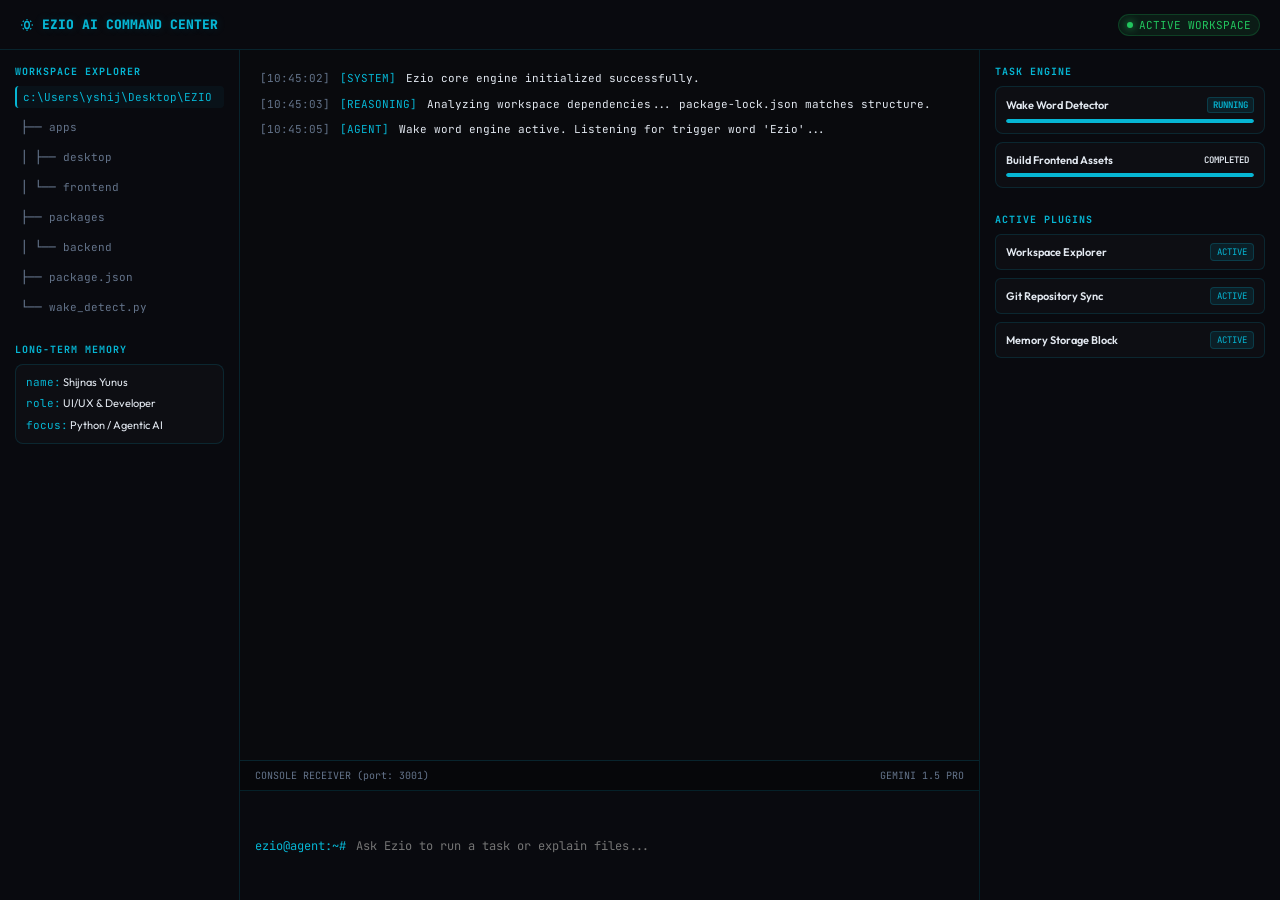
<file: ezio-mock.html>
<!DOCTYPE html>
<html lang="en">
<head>
  <meta charset="UTF-8">
  <meta name="viewport" content="width=device-width, initial-scale=1.0">
  <title>EZIO AI Command Center</title>
  <link href="https://fonts.googleapis.com/css2?family=Outfit:wght@400;600;800&family=JetBrains+Mono:wght@400;700&display=swap" rel="stylesheet">
  <style>
    :root {
      --bg-darker: #06070a;
      --bg-dark: #090a0f;
      --bg-panel: #0d0f17;
      --border: rgba(6, 182, 212, 0.15);
      --border-active: rgba(6, 182, 212, 0.4);
      --cyan: #06b6d4;
      --cyan-glow: rgba(6, 182, 212, 0.2);
      --text: #e2e8f0;
      --text-muted: #64748b;
    }

    * {
      box-sizing: border-box;
      margin: 0;
      padding: 0;
    }

    body {
      font-family: 'Outfit', sans-serif;
      background-color: var(--bg-darker);
      color: var(--text);
      height: 100vh;
      overflow: hidden;
      display: flex;
      flex-direction: column;
    }

    /* Header */
    header {
      height: 50px;
      background: var(--bg-dark);
      border-bottom: 1px solid var(--border);
      display: flex;
      align-items: center;
      justify-content: space-between;
      padding: 0 20px;
      font-family: 'JetBrains Mono', monospace;
    }

    .logo {
      font-weight: 800;
      color: var(--cyan);
      display: flex;
      align-items: center;
      gap: 8px;
      text-shadow: 0 0 10px var(--cyan-glow);
      font-size: 13px;
    }

    .status-badge {
      font-size: 11px;
      background: rgba(34, 197, 94, 0.1);
      color: #22c55e;
      border: 1px solid rgba(34, 197, 94, 0.2);
      padding: 3px 8px;
      border-radius: 20px;
      display: flex;
      align-items: center;
      gap: 6px;
    }

    .status-dot {
      width: 6px;
      height: 6px;
      background: #22c55e;
      border-radius: 50%;
      box-shadow: 0 0 8px #22c55e;
      animation: pulse 1.5s infinite;
    }

    @keyframes pulse {
      0% { opacity: 0.4; }
      50% { opacity: 1; }
      100% { opacity: 0.4; }
    }

    /* Workspace Layout */
    .workspace {
      flex: 1;
      display: grid;
      grid-template-columns: 240px 1fr 300px;
      overflow: hidden;
    }

    /* Left Sidebar */
    .sidebar {
      background: var(--bg-dark);
      border-right: 1px solid var(--border);
      padding: 15px;
      display: flex;
      flex-direction: column;
      gap: 15px;
      overflow-y: auto;
    }

    .sidebar-title {
      font-size: 10px;
      text-transform: uppercase;
      letter-spacing: 1px;
      color: var(--cyan);
      font-family: 'JetBrains Mono', monospace;
      font-weight: 700;
    }

    .explorer-node {
      font-family: 'JetBrains Mono', monospace;
      font-size: 11px;
      color: var(--text-muted);
      cursor: pointer;
      padding: 4px 6px;
      border-radius: 4px;
      transition: all 0.2s;
      white-space: nowrap;
      overflow: hidden;
      text-overflow: ellipsis;
    }

    .explorer-node:hover {
      background: rgba(255, 255, 255, 0.03);
      color: var(--text);
    }

    .explorer-node.active {
      color: var(--cyan);
      background: rgba(6, 182, 212, 0.05);
      border-left: 2px solid var(--cyan);
    }

    /* Memory Block */
    .memory-block {
      background: rgba(255, 255, 255, 0.02);
      border: 1px solid var(--border);
      border-radius: 8px;
      padding: 10px;
      display: flex;
      flex-direction: column;
      gap: 6px;
    }

    .memory-item {
      font-size: 11px;
      line-height: 1.4;
    }

    .memory-key {
      color: var(--cyan);
      font-family: 'JetBrains Mono', monospace;
    }

    /* Center Content */
    .main-panel {
      display: grid;
      grid-template-rows: 1fr 140px;
      overflow: hidden;
      border-right: 1px solid var(--border);
    }

    /* Reasoning Logs */
    .reasoning-area {
      padding: 20px;
      overflow-y: auto;
      font-family: 'JetBrains Mono', monospace;
      font-size: 11px;
      line-height: 1.6;
      display: flex;
      flex-direction: column;
      gap: 8px;
      background: rgba(255, 255, 255, 0.01);
    }

    .log-line {
      display: flex;
      gap: 10px;
    }

    .log-time {
      color: var(--text-muted);
      flex-shrink: 0;
    }

    .log-tag {
      color: var(--cyan);
      flex-shrink: 0;
    }

    .log-text {
      color: var(--text);
    }

    /* Bottom Input Console */
    .input-console {
      background: var(--bg-dark);
      border-top: 1px solid var(--border);
      display: grid;
      grid-template-rows: 30px 1fr;
      overflow: hidden;
    }

    .console-header {
      background: var(--bg-darker);
      border-bottom: 1px solid var(--border);
      display: flex;
      align-items: center;
      justify-content: space-between;
      padding: 0 15px;
      font-family: 'JetBrains Mono', monospace;
      font-size: 10px;
      color: var(--text-muted);
    }

    .console-form {
      display: flex;
      align-items: center;
      padding: 0 15px;
      gap: 10px;
    }

    .console-prompt {
      color: var(--cyan);
      font-family: 'JetBrains Mono', monospace;
      font-size: 12px;
    }

    .console-input {
      flex: 1;
      background: transparent;
      border: none;
      outline: none;
      color: var(--text);
      font-family: 'JetBrains Mono', monospace;
      font-size: 12px;
      width: 100%;
    }

    /* Right Sidebar */
    .right-sidebar {
      background: var(--bg-dark);
      padding: 15px;
      display: flex;
      flex-direction: column;
      gap: 15px;
      overflow-y: auto;
    }

    .panel-section {
      display: flex;
      flex-direction: column;
      gap: 8px;
    }

    /* Task Engine */
    .task-card {
      background: rgba(255, 255, 255, 0.02);
      border: 1px solid var(--border);
      border-radius: 8px;
      padding: 10px;
      display: flex;
      flex-direction: column;
      gap: 6px;
    }

    .task-header {
      display: flex;
      justify-content: space-between;
      align-items: center;
      font-size: 11px;
      font-weight: 600;
    }

    .task-status {
      font-size: 9px;
      font-family: 'JetBrains Mono', monospace;
      padding: 1px 5px;
      border-radius: 3px;
    }

    .status-running {
      background: rgba(6, 182, 212, 0.1);
      color: var(--cyan);
      border: 1px solid rgba(6, 182, 212, 0.2);
    }

    .status-completed {
      background: rgba(34, 197, 94, 0.1);
      color: #22c55e;
      border: 1px solid rgba(34, 197, 94, 0.2);
    }

    .progress-bar {
      height: 4px;
      background: rgba(255, 255, 255, 0.05);
      border-radius: 2px;
      overflow: hidden;
    }

    .progress-fill {
      height: 100%;
      background: var(--cyan);
      border-radius: 2px;
      width: 0%;
      transition: width 0.3s ease;
    }

    /* Plugin List */
    .plugin-item {
      display: flex;
      justify-content: space-between;
      align-items: center;
      background: rgba(255, 255, 255, 0.02);
      border: 1px solid var(--border);
      padding: 8px 10px;
      border-radius: 6px;
      font-size: 11px;
    }

    .plugin-name {
      font-weight: 600;
    }

    .plugin-toggle {
      font-size: 9px;
      font-family: 'JetBrains Mono', monospace;
      background: rgba(6, 182, 212, 0.1);
      color: var(--cyan);
      border: 1px solid rgba(6, 182, 212, 0.2);
      padding: 2px 6px;
      border-radius: 4px;
    }
  </style>
</head>
<body>

  <!-- Top Header -->
  <header>
    <div class="logo">
      <svg width="14" height="14" viewBox="0 0 24 24" fill="none" stroke="currentColor" stroke-width="2.5"><path d="M12 2v2M12 20v2M4.93 4.93l1.41 1.41M17.66 17.66l1.41 1.41M2 12h2M20 12h2M6.34 17.66l-1.41 1.41M19.07 4.93l-1.41 1.41"/><ellipse cx="12" cy="12" rx="4" ry="6"/></svg>
      EZIO AI COMMAND CENTER
    </div>
    <div class="status-badge">
      <div class="status-dot"></div>
      ACTIVE WORKSPACE
    </div>
  </header>

  <!-- Workspace Grid -->
  <div class="workspace">
    
    <!-- Left Panel -->
    <div class="sidebar">
      <div class="panel-section">
        <div class="sidebar-title">Workspace Explorer</div>
        <div class="explorer-node active">c:\Users\yshij\Desktop\EZIO</div>
        <div class="explorer-node">├── apps</div>
        <div class="explorer-node">│   ├── desktop</div>
        <div class="explorer-node">│   └── frontend</div>
        <div class="explorer-node">├── packages</div>
        <div class="explorer-node">│   └── backend</div>
        <div class="explorer-node">├── package.json</div>
        <div class="explorer-node">└── wake_detect.py</div>
      </div>

      <div class="panel-section" style="margin-top: 10px;">
        <div class="sidebar-title">Long-Term Memory</div>
        <div class="memory-block">
          <div class="memory-item">
            <span class="memory-key">name:</span> Shijnas Yunus
          </div>
          <div class="memory-item">
            <span class="memory-key">role:</span> UI/UX & Developer
          </div>
          <div class="memory-item">
            <span class="memory-key">focus:</span> Python / Agentic AI
          </div>
        </div>
      </div>
    </div>

    <!-- Center Panel -->
    <div class="main-panel">
      <!-- Reasoning Log Area -->
      <div class="reasoning-area" id="log-container">
        <div class="log-line">
          <span class="log-time">[10:45:02]</span>
          <span class="log-tag">[SYSTEM]</span>
          <span class="log-text">Ezio core engine initialized successfully.</span>
        </div>
        <div class="log-line">
          <span class="log-time">[10:45:03]</span>
          <span class="log-tag">[REASONING]</span>
          <span class="log-text">Analyzing workspace dependencies... package-lock.json matches structure.</span>
        </div>
        <div class="log-line">
          <span class="log-time">[10:45:05]</span>
          <span class="log-tag">[AGENT]</span>
          <span class="log-text">Wake word engine active. Listening for trigger word 'Ezio'...</span>
        </div>
      </div>

      <!-- Bottom Form -->
      <div class="input-console">
        <div class="console-header">
          <span>CONSOLE RECEIVER (port: 3001)</span>
          <span>GEMINI 1.5 PRO</span>
        </div>
        <form class="console-form" id="console-form">
          <span class="console-prompt">ezio@agent:~#</span>
          <input type="text" class="console-input" id="console-input" placeholder="Ask Ezio to run a task or explain files..." autocomplete="off">
        </form>
      </div>
    </div>

    <!-- Right Panel -->
    <div class="right-sidebar">
      <div class="panel-section">
        <div class="sidebar-title">Task Engine</div>
        <div class="task-card">
          <div class="task-header">
            <span>Wake Word Detector</span>
            <span class="task-status status-running">RUNNING</span>
          </div>
          <div class="progress-bar">
            <div class="progress-fill" id="task1-progress" style="width: 100%;"></div>
          </div>
        </div>
        <div class="task-card">
          <div class="task-header">
            <span>Build Frontend Assets</span>
            <span class="task-status" id="task2-status">COMPLETED</span>
          </div>
          <div class="progress-bar">
            <div class="progress-fill" id="task2-progress" style="width: 100%;"></div>
          </div>
        </div>
      </div>

      <div class="panel-section" style="margin-top: 10px;">
        <div class="sidebar-title">Active Plugins</div>
        <div class="plugin-item">
          <span class="plugin-name">Workspace Explorer</span>
          <span class="plugin-toggle">ACTIVE</span>
        </div>
        <div class="plugin-item">
          <span class="plugin-name">Git Repository Sync</span>
          <span class="plugin-toggle">ACTIVE</span>
        </div>
        <div class="plugin-item">
          <span class="plugin-name">Memory Storage Block</span>
          <span class="plugin-toggle">ACTIVE</span>
        </div>
      </div>
    </div>

  </div>

  <script>
    // Console Input and Simulated Logger
    const consoleForm = document.getElementById('console-form');
    const consoleInput = document.getElementById('console-input');
    const logContainer = document.getElementById('log-container');
    const task2Progress = document.getElementById('task2-progress');
    const task2Status = document.getElementById('task2-status');

    function getTimeString() {
      const now = new Date();
      return `[${now.toTimeString().split(' ')[0]}]`;
    }

    function addLog(tag, text, type = 'AGENT') {
      const line = document.createElement('div');
      line.className = 'log-line';
      line.innerHTML = `
        <span class="log-time">${getTimeString()}</span>
        <span class="log-tag">[${type}]</span>
        <span class="log-text">${text}</span>
      `;
      logContainer.appendChild(line);
      logContainer.scrollTop = logContainer.scrollHeight;
    }

    consoleForm.addEventListener('submit', (e) => {
      e.preventDefault();
      const val = consoleInput.value.trim();
      if (!val) return;

      // Log the query
      addLog('USER', val, 'USER');
      consoleInput.value = '';

      // Simulate reasoning
      setTimeout(() => {
        addLog('REASONING', `Parsing intent from instruction: "${val}"`, 'REASONING');
      }, 500);

      setTimeout(() => {
        if (val.toLowerCase().includes('build') || val.toLowerCase().includes('run')) {
          addLog('SYSTEM', 'Starting build job: building apps/frontend webpack bundler...', 'SYSTEM');
          task2Status.className = 'task-status status-running';
          task2Status.innerText = 'RUNNING';
          task2Progress.style.width = '0%';
          
          let p = 0;
          const intv = setInterval(() => {
            p += 20;
            task2Progress.style.width = p + '%';
            if (p >= 100) {
              clearInterval(intv);
              task2Status.className = 'task-status status-completed';
              task2Status.innerText = 'COMPLETED';
              addLog('AGENT', 'Build complete: all static Next.js assets packaged into out/ directory.', 'AGENT');
            }
          }, 400);
        } else {
          addLog('AGENT', `Processed instruction. Successfully sync'd database and ran active modules.`, 'AGENT');
        }
      }, 1200);
    });

    // Fluctuator for logs
    setInterval(() => {
      if (Math.random() > 0.7) {
        const simLogs = [
          "Wake word listener: ambient sound normalized.",
          "Indexed 12 modules in node_modules directory.",
          "Long-term memory snapshot saved locally.",
          "Active plugin poll: Git sync is up to date."
        ];
        addLog('SYSTEM', simLogs[Math.floor(Math.random() * simLogs.length)], 'SYSTEM');
      }
    }, 8000);
  </script>
</body>
</html>
</file>
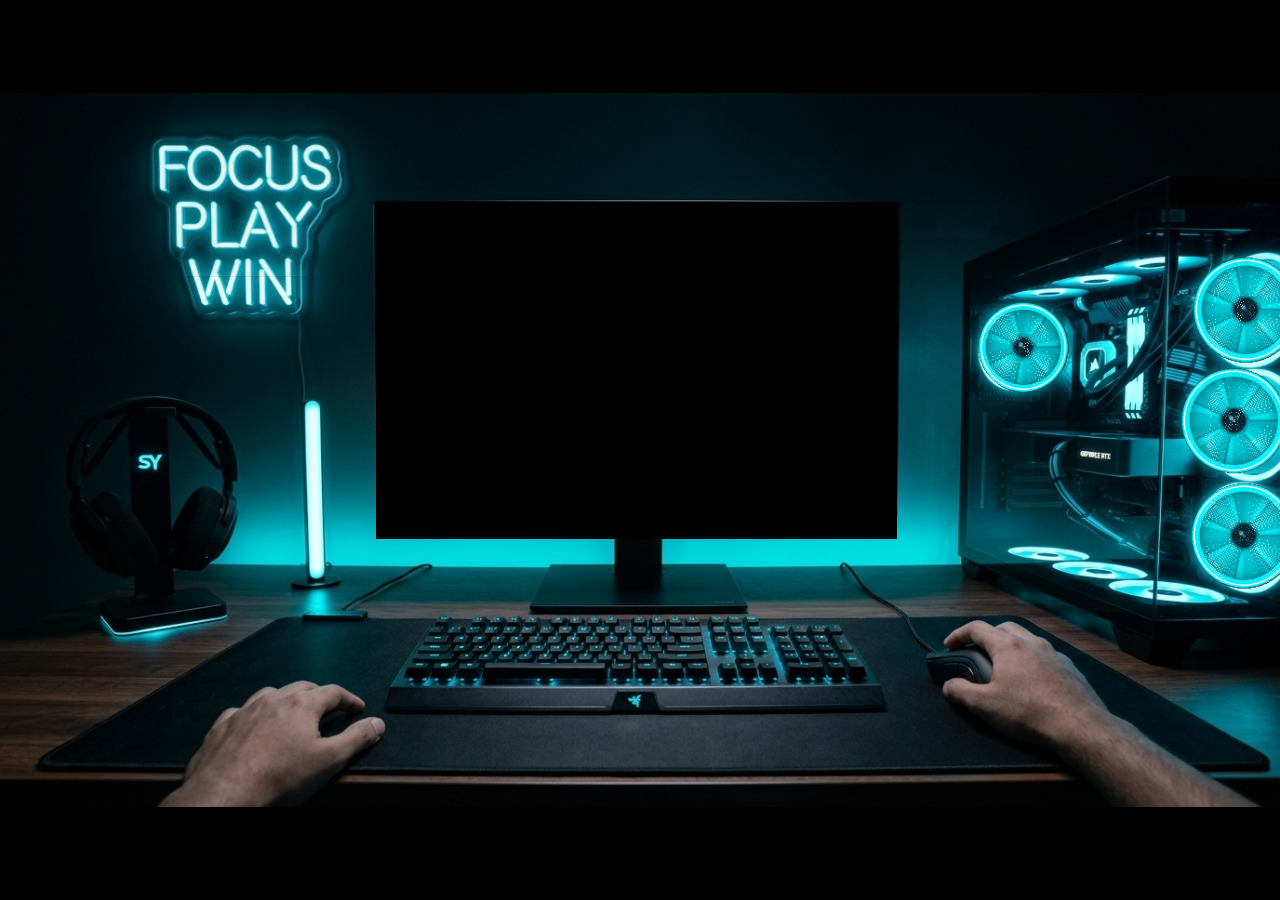
<file: interactive-setup.html>
<!DOCTYPE html>
<html lang="en">
<head>
  <meta charset="UTF-8">
  <meta name="viewport" content="width=device-width, initial-scale=1.0">
  <title>Shijnas Yunus — Interactive Gaming Setup</title>
  <style>
    * { margin: 0; padding: 0; box-sizing: border-box; }
    html, body {
      width: 100%; height: 100%;
      background: #000;
      overflow: hidden;
      display: flex; align-items: center; justify-content: center;
    }
    .scene {
      position: relative;
      width: min(100vw, calc(100vh * 1376 / 768));
      height: min(100vh, calc(100vw * 768 / 1376));
    }
    .bg {
      position: absolute; inset: 0;
      width: 100%; height: 100%;
      object-fit: fill;
      pointer-events: none;
      display: block;
    }
    /* Monitor screen bounds from pixel scan:
       Left=404 (29.36%), Top=117 (15.23%), Right=964, Bottom=480
       Width=560 (40.7%), Height=363 (47.27%) */
    .monitor {
      position: absolute;
      left: 29.36%;
      top: 15.23%;
      width: 40.7%;
      height: 47.27%;
      overflow: hidden;
      z-index: 1;
    }
    .monitor iframe {
      width: 100%;
      height: 100%;
      border: none;
      display: block;
      background: #000;
    }
    /* Neon Sign Flickering Overlay */
    .overlay-neon {
      position: absolute;
      left: 12.35%; /* 170 / 1376 */
      top: 2.21%;   /* 17 / 768 */
      width: 18.9%;  /* 260 / 1376 */
      height: 23.44%; /* 180 / 768 */
      z-index: 1;
      pointer-events: none;
      mix-blend-mode: screen;
      animation: neon-flicker 5s infinite;
      will-change: opacity;
      transform: translateZ(0);
    }
    /* Fan Rotating Overlays */
    .overlay-fan {
      position: absolute;
      z-index: 1;
      pointer-events: none;
      mix-blend-mode: screen;
      animation: fan-spin 1.0s linear infinite;
      will-change: transform;
      transform: translateZ(0);
    }
    .overlay-fan.fan-front-top {
      left: 91.5%; top: 19.92%; width: 11.63%; height: 20.83%;
      transform-origin: center center;
    }
    .overlay-fan.fan-front-middle {
      left: 90.55%; top: 35.42%; width: 11.63%; height: 20.83%;
      transform-origin: center center;
      animation-duration: 1.4s;
      animation-direction: reverse;
    }
    .overlay-fan.fan-front-bottom {
      left: 91.35%; top: 51.56%; width: 11.63%; height: 20.83%;
      transform-origin: center center;
      animation-duration: 1.2s;
    }
    .overlay-fan.fan-rear {
      left: 74.71%; top: 26.17%; width: 10.46%; height: 18.75%;
      transform-origin: center center;
      animation-duration: 0.8s;
      animation-direction: reverse;
    }
    @keyframes fan-spin {
      from { transform: translateZ(0) rotate(0deg); }
      to { transform: translateZ(0) rotate(360deg); }
    }
    @keyframes neon-flicker {
      0%, 19%, 21%, 23%, 25%, 54%, 56%, 100% {
        opacity: 1;
      }
      20%, 24%, 55% {
        opacity: 0.35;
      }
      22% {
        opacity: 0.75;
      }
  </style>
</head>
<body>
  <div class="scene">
    <img class="bg" src="assets/gaming-setup-pov.jpg" alt="">
    <!-- Animated Fan & Neon Sign Overlays -->
    <img class="overlay-neon" src="assets/neon-sign.png" alt="">
    <img class="overlay-fan fan-front-top" src="assets/fan-front-top.png" alt="">
    <img class="overlay-fan fan-front-middle" src="assets/fan-front-middle.png" alt="">
    <img class="overlay-fan fan-front-bottom" src="assets/fan-front-bottom.png" alt="">
    <img class="overlay-fan fan-rear" src="assets/fan-rear.png" alt="">
    <div class="monitor">
      <iframe
        src="https://shijnas-yunus-portfolio1.vercel.app/"
        title="Shijnas Yunus Portfolio"
        sandbox="allow-scripts allow-same-origin allow-forms allow-popups allow-top-navigation"
      ></iframe>
    </div>
  </div>
  <script>
    function resize() {
      const s = document.querySelector('.scene');
      const r = 1376/768, vw = window.innerWidth, vh = window.innerHeight;
      if (vw/vh > r) { s.style.width = vh*r+'px'; s.style.height = vh+'px'; }
      else { s.style.width = vw+'px'; s.style.height = vw/r+'px'; }
    }
    resize(); window.addEventListener('resize', resize);
  </script>
</body>
</html>
</file>
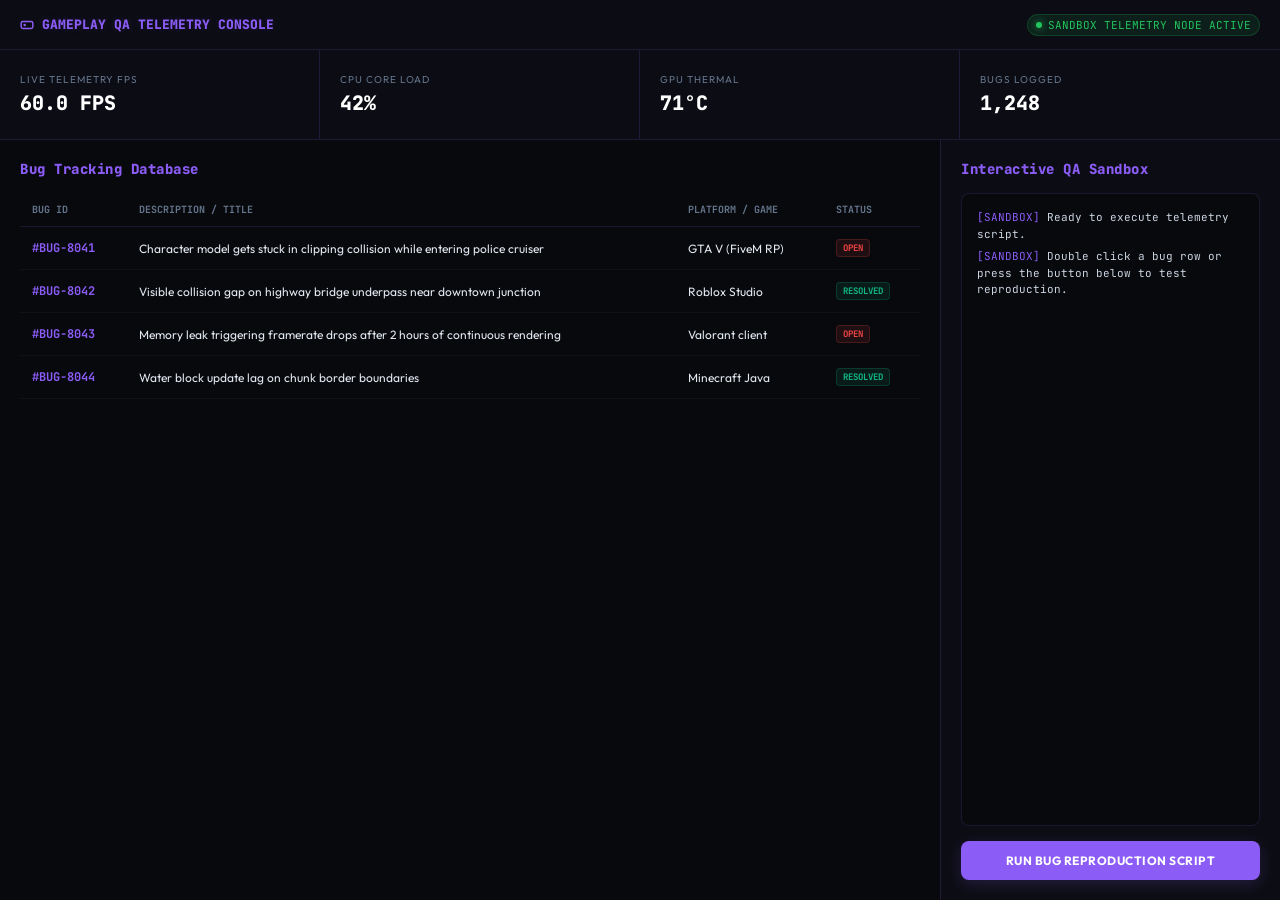
<file: qa-mock.html>
<!DOCTYPE html>
<html lang="en">
<head>
  <meta charset="UTF-8">
  <meta name="viewport" content="width=device-width, initial-scale=1.0">
  <title>Gameplay QA Telemetry Console</title>
  <link href="https://fonts.googleapis.com/css2?family=Outfit:wght@400;600;800&family=JetBrains+Mono:wght@400;700&display=swap" rel="stylesheet">
  <style>
    :root {
      --bg-darker: #08090d;
      --bg-dark: #0c0d14;
      --bg-panel: #11131e;
      --border: rgba(139, 92, 246, 0.15);
      --border-active: rgba(139, 92, 246, 0.4);
      --purple: #8b5cf6;
      --purple-glow: rgba(139, 92, 246, 0.2);
      --red: #ef4444;
      --green: #10b981;
      --text: #e2e8f0;
      --text-muted: #64748b;
    }

    * {
      box-sizing: border-box;
      margin: 0;
      padding: 0;
    }

    body {
      font-family: 'Outfit', sans-serif;
      background-color: var(--bg-darker);
      color: var(--text);
      height: 100vh;
      overflow: hidden;
      display: flex;
      flex-direction: column;
    }

    /* Header */
    header {
      height: 50px;
      background: var(--bg-dark);
      border-bottom: 1px solid var(--border);
      display: flex;
      align-items: center;
      justify-content: space-between;
      padding: 0 20px;
      font-family: 'JetBrains Mono', monospace;
    }

    .logo {
      font-weight: 800;
      color: var(--purple);
      display: flex;
      align-items: center;
      gap: 8px;
      text-shadow: 0 0 10px var(--purple-glow);
      font-size: 13px;
    }

    .status-badge {
      font-size: 11px;
      background: rgba(34, 197, 94, 0.1);
      color: #22c55e;
      border: 1px solid rgba(34, 197, 94, 0.2);
      padding: 3px 8px;
      border-radius: 20px;
      display: flex;
      align-items: center;
      gap: 6px;
    }

    .status-dot {
      width: 6px;
      height: 6px;
      background: #22c55e;
      border-radius: 50%;
      box-shadow: 0 0 8px #22c55e;
      animation: pulse 1.5s infinite;
    }

    @keyframes pulse {
      0% { opacity: 0.4; }
      50% { opacity: 1; }
      100% { opacity: 0.4; }
    }

    /* Layout grid */
    .dashboard {
      flex: 1;
      display: grid;
      grid-template-rows: 90px 1fr;
      overflow: hidden;
    }

    /* Top Stats row */
    .stats-row {
      display: grid;
      grid-template-columns: repeat(4, 1fr);
      border-bottom: 1px solid var(--border);
      background: var(--bg-dark);
    }

    .stat-card {
      border-right: 1px solid var(--border);
      padding: 15px 20px;
      display: flex;
      flex-direction: column;
      justify-content: center;
      gap: 4px;
    }

    .stat-card:last-child {
      border-right: none;
    }

    .stat-label {
      font-size: 10px;
      text-transform: uppercase;
      letter-spacing: 1px;
      color: var(--text-muted);
    }

    .stat-value {
      font-size: 20px;
      font-weight: 800;
      color: #fff;
      font-family: 'JetBrains Mono', monospace;
    }

    /* Main Area Split */
    .main-area {
      display: grid;
      grid-template-columns: 1fr 340px;
      overflow: hidden;
    }

    /* Bug Database Table */
    .bug-list {
      padding: 20px;
      overflow-y: auto;
      display: flex;
      flex-direction: column;
      gap: 15px;
    }

    .section-title {
      font-size: 14px;
      font-weight: 800;
      letter-spacing: 0.5px;
      color: var(--purple);
      font-family: 'JetBrains Mono', monospace;
    }

    table {
      width: 100%;
      border-collapse: collapse;
      font-size: 12px;
      text-align: left;
    }

    th {
      font-family: 'JetBrains Mono', monospace;
      font-size: 10px;
      text-transform: uppercase;
      color: var(--text-muted);
      padding: 10px 12px;
      border-bottom: 1px solid var(--border);
    }

    td {
      padding: 12px;
      border-bottom: 1px solid rgba(255, 255, 255, 0.03);
      vertical-align: middle;
    }

    .bug-id {
      font-family: 'JetBrains Mono', monospace;
      color: var(--purple);
      font-weight: 700;
    }

    .badge {
      font-size: 9px;
      font-family: 'JetBrains Mono', monospace;
      padding: 2px 6px;
      border-radius: 4px;
      font-weight: 700;
      display: inline-block;
    }

    .badge-open {
      background: rgba(239, 68, 68, 0.1);
      color: var(--red);
      border: 1px solid rgba(239, 68, 68, 0.2);
    }

    .badge-resolved {
      background: rgba(16, 185, 129, 0.1);
      color: var(--green);
      border: 1px solid rgba(16, 185, 129, 0.2);
    }

    /* Right Panel Sandbox Terminal */
    .sandbox-panel {
      background: var(--bg-dark);
      border-left: 1px solid var(--border);
      display: grid;
      grid-template-rows: auto 1fr auto;
      overflow: hidden;
      padding: 20px;
      gap: 15px;
    }

    .terminal-output {
      background: var(--bg-darker);
      border: 1px solid var(--border);
      border-radius: 8px;
      padding: 15px;
      font-family: 'JetBrains Mono', monospace;
      font-size: 11px;
      line-height: 1.5;
      overflow-y: auto;
      color: #cbd5e1;
    }

    .term-line {
      margin-bottom: 6px;
    }

    .term-tag {
      color: var(--purple);
    }

    .term-success {
      color: var(--green);
    }

    .term-error {
      color: var(--red);
    }

    .btn-reproduce {
      background: var(--purple);
      color: #fff;
      border: none;
      outline: none;
      padding: 12px;
      border-radius: 8px;
      font-family: 'Outfit', sans-serif;
      font-weight: 700;
      font-size: 12px;
      cursor: pointer;
      box-shadow: 0 4px 15px rgba(139, 92, 246, 0.2);
      transition: all 0.2s;
      text-transform: uppercase;
      letter-spacing: 0.5px;
    }

    .btn-reproduce:hover {
      background: #7c3aed;
      box-shadow: 0 4px 20px rgba(139, 92, 246, 0.4);
    }

    .btn-reproduce:active {
      transform: scale(0.98);
    }
  </style>
</head>
<body>

  <!-- Top Header -->
  <header>
    <div class="logo">
      <svg width="14" height="14" viewBox="0 0 24 24" fill="none" stroke="currentColor" stroke-width="2.5"><rect x="2" y="6" width="20" height="12" rx="3"></rect><line x1="6" y1="12" x2="10" y2="12"></line><line x1="8" y1="10" x2="8" y2="14"></line><line x1="15" y1="13" x2="15.01" y2="13"></line><line x1="18" y1="11" x2="18.01" y2="11"></line></svg>
      GAMEPLAY QA TELEMETRY CONSOLE
    </div>
    <div class="status-badge">
      <div class="status-dot"></div>
      SANDBOX TELEMETRY NODE ACTIVE
    </div>
  </header>

  <!-- Dashboard -->
  <div class="dashboard">
    <!-- Top Stats -->
    <div class="stats-row">
      <div class="stat-card">
        <span class="stat-label">Live Telemetry FPS</span>
        <span class="stat-value" id="fps-val">60.0 FPS</span>
      </div>
      <div class="stat-card">
        <span class="stat-label">CPU Core Load</span>
        <span class="stat-value" id="cpu-val">42%</span>
      </div>
      <div class="stat-card">
        <span class="stat-label">GPU Thermal</span>
        <span class="stat-value">71°C</span>
      </div>
      <div class="stat-card">
        <span class="stat-label">Bugs Logged</span>
        <span class="stat-value">1,248</span>
      </div>
    </div>

    <!-- Main Split -->
    <div class="main-area">
      <!-- Left Bug Database -->
      <div class="bug-list">
        <div class="section-title">Bug Tracking Database</div>
        <table>
          <thead>
            <tr>
              <th>Bug ID</th>
              <th>Description / Title</th>
              <th>Platform / Game</th>
              <th>Status</th>
            </tr>
          </thead>
          <tbody>
            <tr>
              <td class="bug-id">#BUG-8041</td>
              <td>Character model gets stuck in clipping collision while entering police cruiser</td>
              <td>GTA V (FiveM RP)</td>
              <td><span class="badge badge-open">OPEN</span></td>
            </tr>
            <tr>
              <td class="bug-id">#BUG-8042</td>
              <td>Visible collision gap on highway bridge underpass near downtown junction</td>
              <td>Roblox Studio</td>
              <td><span class="badge badge-resolved">RESOLVED</span></td>
            </tr>
            <tr>
              <td class="bug-id">#BUG-8043</td>
              <td>Memory leak triggering framerate drops after 2 hours of continuous rendering</td>
              <td>Valorant client</td>
              <td><span class="badge badge-open">OPEN</span></td>
            </tr>
            <tr>
              <td class="bug-id">#BUG-8044</td>
              <td>Water block update lag on chunk border boundaries</td>
              <td>Minecraft Java</td>
              <td><span class="badge badge-resolved">RESOLVED</span></td>
            </tr>
          </tbody>
        </table>
      </div>

      <!-- Right Sandbox Terminal -->
      <div class="sandbox-panel">
        <div class="section-title">Interactive QA Sandbox</div>
        <div class="terminal-output" id="terminal">
          <div class="term-line"><span class="term-tag">[SANDBOX]</span> Ready to execute telemetry script.</div>
          <div class="term-line"><span class="term-tag">[SANDBOX]</span> Double click a bug row or press the button below to test reproduction.</div>
        </div>
        <button class="btn-reproduce" id="btn-reproduce">Run Bug Reproduction Script</button>
      </div>
    </div>
  </div>

  <script>
    // Live stats fluctuating
    const fpsVal = document.getElementById('fps-val');
    const cpuVal = document.getElementById('cpu-val');
    const terminal = document.getElementById('terminal');
    const btnReproduce = document.getElementById('btn-reproduce');

    setInterval(() => {
      const fps = (59.2 + Math.random() * 1.5).toFixed(1);
      fpsVal.innerText = `${fps} FPS`;
      
      const cpu = Math.floor(38 + Math.random() * 12);
      cpuVal.innerText = `${cpu}%`;
    }, 1500);

    function addLogLine(text, status = 'info') {
      const line = document.createElement('div');
      line.className = 'term-line';
      let tag = '<span class="term-tag">[SANDBOX]</span> ';
      if (status === 'success') {
        line.className = 'term-line term-success';
        tag = '<span class="term-success">[SUCCESS]</span> ';
      } else if (status === 'error') {
        line.className = 'term-line term-error';
        tag = '<span class="term-error">[FAILED]</span> ';
      }
      line.innerHTML = tag + text;
      terminal.appendChild(line);
      terminal.scrollTop = terminal.scrollHeight;
    }

    btnReproduce.addEventListener('click', () => {
      btnReproduce.disabled = true;
      btnReproduce.innerText = 'Running telemetry...';
      
      addLogLine('Initializing telemetry capture...', 'info');
      
      setTimeout(() => {
        addLogLine('Injecting memory hook at block address: 0x7FFA89B0...', 'info');
      }, 600);

      setTimeout(() => {
        addLogLine('Warning: Frametime latency spike detected: +24ms', 'error');
      }, 1300);

      setTimeout(() => {
        addLogLine('Exception: Memory leak confirmed. Stacking address size 14,248 bytes.', 'error');
      }, 2000);

      setTimeout(() => {
        addLogLine('Log generated. Bug #BUG-8043 successfully reproduced and telemetry sync\'d.', 'success');
        btnReproduce.disabled = false;
        btnReproduce.innerText = 'Run Bug Reproduction Script';
      }, 2800);
    });
  </script>
</body>
</html>
</file>
<file: style.css>
/* ==========================================================================
   Design System & Variables
   ========================================================================== */
:root {
  /* Dark Mode Colors (Default) */
  --bg-primary: #07060b;
  --bg-secondary: #0c0a13;
  --bg-tertiary: #13111f;
  --bg-glass: rgba(12, 10, 19, 0.65);
  --bg-glass-card: rgba(19, 17, 31, 0.45);
  --border-glass: rgba(255, 255, 255, 0.05);
  --border-glass-hover: rgba(138, 58, 255, 0.25);
  
  --text-primary: #f8f7f9;
  --text-secondary: #9491a3;
  --text-muted: #5b586d;
  
  --color-primary: #8a3aff;
  --color-primary-rgb: 138, 58, 255;
  --color-secondary: #3b82f6;
  --color-secondary-rgb: 59, 130, 246;
  --color-accent: #a855f7;
  --color-green: #22c55e;
  --color-green-soft: rgba(34, 197, 94, 0.1);
  --color-purple-soft: rgba(138, 58, 255, 0.12);
  --color-blue-soft: rgba(59, 130, 246, 0.12);
  
  --gradient-primary: linear-gradient(135deg, #8a3aff 0%, #3b82f6 100%);
  --gradient-text: linear-gradient(135deg, #a855f7 0%, #3b82f6 100%);
  --gradient-glow: radial-gradient(circle, rgba(138, 58, 255, 0.15) 0%, transparent 60%);
  
  --shadow-sm: 0 4px 12px rgba(0, 0, 0, 0.2);
  --shadow-md: 0 8px 24px rgba(0, 0, 0, 0.3);
  --shadow-lg: 0 16px 48px rgba(0, 0, 0, 0.4);
  --shadow-glow: 0 0 25px rgba(138, 58, 255, 0.25);
  --shadow-glass: 0 8px 32px 0 rgba(0, 0, 0, 0.37);

  /* Fonts */
  --font-sans: 'Plus Jakarta Sans', -apple-system, BlinkMacSystemFont, "Segoe UI", Roboto, sans-serif;
  --transition: all 0.35s cubic-bezier(0.25, 0.8, 0.25, 1);
  --border-radius-sm: 8px;
  --border-radius-md: 16px;
  --border-radius-lg: 24px;
  --border-radius-pill: 9999px;
  
  --container-width: 100%;
  --header-height: 64px;

  /* Floating Liquid Glass Nav - Dark Mode */
  --nav-bg: linear-gradient(rgba(12, 10, 19, 0.45) 0%, rgba(7, 6, 11, 0.55) 100%);
  --nav-border-grad: linear-gradient(90deg, rgba(138, 58, 255, 0.25) 0%, rgba(168, 85, 247, 0.45) 50%, rgba(138, 58, 255, 0.25) 100%);
  --nav-border-grad-sticky: linear-gradient(90deg, rgba(138, 58, 255, 0.4) 0%, rgba(168, 85, 247, 0.65) 50%, rgba(138, 58, 255, 0.4) 100%);
  --nav-logo-color: #ffffff;
  --nav-logo-dot: #a855f7;
  --nav-link-color: #9491a3;
  --nav-link-active-color: #a855f7;
  --nav-link-active-bg: rgba(138, 58, 255, 0.08);
  --nav-link-active-border: #a855f7;
  --nav-btn-bg: rgba(255, 255, 255, 0.05);
  --nav-btn-border: rgba(255, 255, 255, 0.12);
  --nav-btn-color: #ffffff;
  --nav-btn-hover-bg: rgba(138, 58, 255, 0.08);
  --nav-btn-hover-border: #a855f7;
  --nav-btn-hover-shadow: 0 0 15px rgba(168, 85, 247, 0.25);
}

/* Light Mode Overrides */
body.light-theme {
  --bg-primary: #f6f5fc;
  --bg-secondary: #ffffff;
  --bg-tertiary: #edeaf5;
  --bg-glass: rgba(255, 255, 255, 0.7);
  --bg-glass-card: rgba(255, 255, 255, 0.75);
  --border-glass: rgba(0, 0, 0, 0.06);
  --border-glass-hover: rgba(138, 58, 255, 0.35);
  
  --text-primary: #12101a;
  --text-secondary: #5e5a73;
  --text-muted: #9590ad;
  
  --color-primary-rgb: 124, 34, 255;
  --color-purple-soft: rgba(138, 58, 255, 0.08);
  --color-blue-soft: rgba(59, 130, 246, 0.08);
  
  --shadow-sm: 0 4px 12px rgba(12, 10, 19, 0.05);
  --shadow-md: 0 8px 24px rgba(12, 10, 19, 0.08);
  --shadow-lg: 0 16px 48px rgba(12, 10, 19, 0.12);
  --shadow-glow: 0 0 20px rgba(138, 58, 255, 0.15);
  --shadow-glass: 0 8px 32px 0 rgba(12, 10, 19, 0.05);

  /* Floating Liquid Glass Nav - Light Mode */
  --nav-bg: linear-gradient(rgba(255, 255, 255, 0.65) 0%, rgba(240, 238, 248, 0.75) 100%);
  --nav-border-grad: linear-gradient(90deg, rgba(138, 58, 255, 0.25) 0%, rgba(59, 130, 246, 0.45) 50%, rgba(138, 58, 255, 0.25) 100%);
  --nav-border-grad-sticky: linear-gradient(90deg, rgba(138, 58, 255, 0.4) 0%, rgba(59, 130, 246, 0.65) 50%, rgba(138, 58, 255, 0.4) 100%);
  --nav-logo-color: #12101a;
  --nav-logo-dot: #8a3aff;
  --nav-link-color: #5e5a73;
  --nav-link-active-color: #8a3aff;
  --nav-link-active-bg: rgba(138, 58, 255, 0.08);
  --nav-link-active-border: #8a3aff;
  --nav-btn-bg: rgba(12, 10, 19, 0.05);
  --nav-btn-border: rgba(12, 10, 19, 0.12);
  --nav-btn-color: #12101a;
  --nav-btn-hover-bg: rgba(138, 58, 255, 0.08);
  --nav-btn-hover-border: #8a3aff;
  --nav-btn-hover-shadow: 0 0 15px rgba(138, 58, 255, 0.25);
}

/* ==========================================================================
   Reset & Base Styles
   ========================================================================== */
*, *::before, *::after {
  box-sizing: border-box;
  margin: 0;
  padding: 0;
}

html {
  scroll-behavior: smooth;
  font-size: 16px;
  /* Hide scrollbar for IE, Edge and Firefox */
  -ms-overflow-style: none;  /* IE and Edge */
  scrollbar-width: none;  /* Firefox */
}

html::-webkit-scrollbar {
  display: none; /* Hide scrollbar for Chrome, Safari and Opera */
}

body {
  font-family: var(--font-sans);
  background-color: var(--bg-primary);
  color: var(--text-primary);
  line-height: 1.6;
  overflow-x: hidden;
  transition: background-color 0.5s ease, color 0.5s ease;
  /* Hide scrollbar for IE, Edge and Firefox */
  -ms-overflow-style: none;  /* IE and Edge */
  scrollbar-width: none;  /* Firefox */
}

body::-webkit-scrollbar {
  display: none; /* Hide scrollbar for Chrome, Safari and Opera */
}

#main-wrapper {
  width: 100%;
  max-width: 100%;
  position: relative;
  overflow: hidden;
  background-color: var(--bg-primary);
}


a {
  color: inherit;
  text-decoration: none;
  transition: var(--transition);
}

ul {
  list-style: none;
}

img {
  max-width: 100%;
  height: auto;
  display: block;
}

button {
  background: none;
  border: none;
  font-family: inherit;
  cursor: pointer;
  outline: none;
}

/* ==========================================================================
   Glowing Ambient Blobs
   ========================================================================== */
.glow-bg {
  position: absolute;
  width: 500px;
  height: 500px;
  border-radius: var(--border-radius-pill);
  filter: blur(140px);
  opacity: 0.15;
  pointer-events: none;
  z-index: -2;
  transition: opacity 0.5s ease;
  /* filter:blur already forces a compositing layer — no need for will-change or translate3d */
}

body.light-theme .glow-bg {
  opacity: 0.08;
}

.glow-1 {
  top: -100px;
  right: -100px;
  background: radial-gradient(circle, #8a3aff, #3b82f6);
  animation: pulse-glow 15s infinite alternate;
}

.glow-2 {
  top: 600px;
  left: -200px;
  background: radial-gradient(circle, #a855f7, transparent);
  animation: pulse-glow 20s infinite alternate-reverse;
}

.glow-3 {
  bottom: -100px;
  right: -100px;
  background: radial-gradient(circle, #3b82f6, #8a3aff);
  animation: pulse-glow 18s infinite alternate;
}

@keyframes pulse-glow {
  0% { transform: translate(0, 0) scale(1); }
  50% { transform: translate(50px, 30px) scale(1.1); }
  100% { transform: translate(-30px, -50px) scale(0.9); }
}

/* ==========================================================================
   Typography & Common Elements
   ========================================================================== */
.gradient-text {
  background: linear-gradient(90deg, #a855f7, #3b82f6, #a855f7, #6366f1, #a855f7);
  background-size: 300% 100%;
  -webkit-background-clip: text;
  -webkit-text-fill-color: transparent;
  background-clip: text;
  animation: textGradientFlow 8s linear infinite;
}

@keyframes textGradientFlow {
  0% { background-position: 0% 50%; }
  100% { background-position: 300% 50%; }
}

.centered {
  text-align: center;
}

.section-title {
  font-size: 2.25rem;
  font-weight: 800;
  letter-spacing: -0.03em;
  margin-bottom: 2.5rem;
}

.section-subtitle {
  font-size: 1.5rem;
  font-weight: 700;
  letter-spacing: -0.02em;
  margin-bottom: 1.5rem;
}

.section-link {
  display: inline-flex;
  align-items: center;
  gap: 0.5rem;
  font-size: 0.95rem;
  font-weight: 600;
  color: var(--color-accent);
}

.section-link svg {
  transition: transform 0.3s ease;
}

.section-link:hover svg {
  transform: translateX(4px);
}

/* Scroll reveal class (managed by JS) */
.scroll-reveal {
  opacity: 0;
  transform: translateY(30px);
  transition: opacity 0.8s ease, transform 0.8s ease;
}

.scroll-reveal.active {
  opacity: 1;
  transform: translateY(0);
}

/* Hero section fade-in initial state */
.hero-section .fade-in {
  opacity: 0;
  transform: translateY(20px);
}

/* ==========================================================================
   Buttons
   ========================================================================== */
.btn {
  display: inline-flex;
  align-items: center;
  justify-content: center;
  gap: 0.75rem;
  padding: 0.875rem 2rem;
  font-size: 0.95rem;
  font-weight: 600;
  border-radius: var(--border-radius-pill);
  transition: var(--transition);
  position: relative;
  overflow: hidden;
  z-index: 1;
}

.btn-primary {
  background: var(--nav-bg) padding-box, var(--nav-border-grad-sticky) border-box;
  border: 1.5px solid transparent;
  color: var(--nav-logo-color);
  backdrop-filter: blur(8px);
  -webkit-backdrop-filter: blur(8px);
  box-shadow: 0 4px 20px rgba(138, 58, 255, 0.15), inset 0 1px 1px rgba(255, 255, 255, 0.1);
}

.btn-primary:hover {
  box-shadow: 0 8px 30px rgba(168, 85, 247, 0.35), inset 0 1px 1px rgba(255, 255, 255, 0.2);
  transform: translateY(-2px);
}

.btn-secondary {
  background: var(--bg-glass-card);
  color: var(--text-primary);
  border: 1px solid var(--border-glass);
}

.btn-secondary:hover {
  background: var(--bg-tertiary);
  border-color: var(--border-glass-hover);
  transform: translateY(-2px);
  box-shadow: var(--shadow-sm);
}

.btn-sm {
  padding: 0.6rem 1.25rem;
  font-size: 0.85rem;
}

/* ==========================================================================
   Header & Navigation
   ========================================================================== */
.header {
  position: fixed;
  top: 0;
  left: 0;
  width: 100%;
  max-width: 100%;
  height: auto;
  z-index: 100;
  display: flex;
  justify-content: center;
  pointer-events: none;
  transition: all 0.3s ease;
}

.liquid-glass-nav {
  pointer-events: auto;
  width: 100%;
  max-width: 100%;
  height: 64px;
  display: flex;
  align-items: center;
  justify-content: space-between;
  padding: 0 32px;
  background: transparent;
  border-bottom: 1px solid transparent;
  transition: all 0.3s ease;
}

.header.sticky {
  top: 0;
}

.header.sticky .liquid-glass-nav {
  background: var(--nav-bg);
  backdrop-filter: blur(16px);
  -webkit-backdrop-filter: blur(16px);
  border-bottom: 1px solid var(--border-glass);
  box-shadow: 0 10px 30px rgba(0, 0, 0, 0.4);
}

.logo {
  display: flex;
  align-items: center;
  gap: 0.65rem;
}

.logo-dot {
  width: 7px;
  height: 7px;
  border-radius: 50%;
  background-color: var(--nav-logo-dot);
  box-shadow: 0 0 10px var(--nav-logo-dot);
  transition: all 0.3s ease;
}

.logo-text {
  font-size: 0.85rem;
  font-weight: 800;
  letter-spacing: 0.08em;
  color: var(--nav-logo-color);
  text-transform: uppercase;
  transition: all 0.3s ease;
}

.nav-menu {
  display: flex;
  align-items: center;
  gap: 0.35rem;
  position: relative;
}

.nav-link {
  font-size: 0.8rem;
  font-weight: 600;
  color: var(--nav-link-color);
  padding: 6px 14px;
  border-radius: 9999px;
  border: 1px solid transparent;
  transition: color 0.3s ease;
  position: relative;
  z-index: 2;
  background: transparent !important;
  border-color: transparent !important;
  box-shadow: none !important;
}

.nav-link.active {
  color: var(--nav-link-active-color);
}

.nav-link:hover {
  color: var(--text-primary);
}

.nav-highlight {
  position: absolute;
  top: 0;
  left: 0;
  border-radius: 9999px;
  background: var(--nav-link-active-bg);
  border: 1px solid var(--nav-link-active-border);
  box-shadow: 0 0 15px rgba(168, 85, 247, 0.25), inset 0 0 8px rgba(138, 58, 255, 0.1);
  backdrop-filter: blur(8px);
  -webkit-backdrop-filter: blur(8px);
  pointer-events: none;
  z-index: 1;
  transition: all 0.35s cubic-bezier(0.25, 1, 0.5, 1);
  opacity: 0;
}

.header-actions {
  display: flex;
  align-items: center;
  gap: 0.75rem;
}

.btn-contact-me {
  display: inline-flex;
  align-items: center;
  justify-content: center;
  background: var(--nav-bg) padding-box, var(--nav-border-grad) border-box;
  color: var(--nav-logo-color);
  font-size: 0.75rem;
  font-weight: 800;
  letter-spacing: 0.06em;
  padding: 8px 18px;
  border-radius: 9999px;
  border: 1.5px solid transparent;
  backdrop-filter: blur(8px);
  -webkit-backdrop-filter: blur(8px);
  transition: all 0.3s ease;
  cursor: pointer;
  box-shadow: inset 0 1px 1px rgba(255, 255, 255, 0.1);
}

.btn-contact-me:hover {
  background: var(--nav-bg) padding-box, var(--nav-border-grad-sticky) border-box;
  box-shadow: 0 4px 15px rgba(168, 85, 247, 0.2), inset 0 1px 1px rgba(255, 255, 255, 0.2);
  transform: translateY(-1px);
}

.theme-toggle {
  color: var(--text-secondary);
  display: flex;
  align-items: center;
  justify-content: center;
  width: 36px;
  height: 36px;
  border-radius: 50%;
  background: rgba(255, 255, 255, 0.05);
  border: 1px solid rgba(255, 255, 255, 0.12);
  transition: var(--transition);
}

.theme-toggle:hover {
  color: var(--text-primary);
  border-color: #00f2fe;
  background: rgba(255, 255, 255, 0.08);
  transform: scale(1.05);
}

.sun-icon {
  display: none;
}

body.light-theme .moon-icon {
  display: none;
}

body.light-theme .sun-icon {
  display: block;
}

.mobile-toggle {
  display: none;
  color: var(--text-primary);
}

/* ==========================================================================
   Hero Section
   ========================================================================== */
.hero-section {
  padding-top: calc(var(--header-height) + 2rem);
  padding-bottom: 5rem;
  min-height: 100vh;
  display: flex;
  align-items: center;
  position: relative;
}

.hero-container {
  max-width: var(--container-width);
  margin: 0 auto;
  padding: 0 2rem;
  display: grid;
  grid-template-columns: 1.2fr 1fr;
  gap: 4rem;
  align-items: center;
  width: 100%;
}

.hero-left {
  display: flex;
  flex-direction: column;
  align-items: flex-start;
}

.freelance-badge {
  display: inline-flex;
  align-items: center;
  gap: 0.5rem;
  padding: 0.5rem 1rem;
  background: var(--color-purple-soft);
  border: 1px solid rgba(138, 58, 255, 0.2);
  border-radius: var(--border-radius-pill);
  font-size: 0.8rem;
  font-weight: 600;
  color: var(--color-accent);
  margin-bottom: 1.5rem;
  box-shadow: 0 2px 10px rgba(138, 58, 255, 0.05);
}

.badge-dot {
  width: 8px;
  height: 8px;
  border-radius: 50%;
  background-color: var(--color-green);
  box-shadow: 0 0 8px var(--color-green);
  animation: pulse-dot 1.5s infinite;
}

@keyframes pulse-dot {
  0% { transform: scale(0.95); opacity: 0.7; }
  50% { transform: scale(1.1); opacity: 1; }
  100% { transform: scale(0.95); opacity: 0.7; }
}

.hero-title {
  font-size: 3.5rem;
  font-weight: 800;
  line-height: 1.15;
  letter-spacing: -0.04em;
  margin-bottom: 1rem;
}

.hero-subtitle {
  font-size: 1.75rem;
  font-weight: 700;
  color: var(--text-secondary);
  margin-bottom: 1.25rem;
  letter-spacing: -0.02em;
}

.typed-cursor {
  font-weight: 300;
  color: var(--nav-logo-dot);
  animation: subtitle-cursor-blink 1s infinite;
  margin-left: 2px;
}

@keyframes subtitle-cursor-blink {
  0%, 100% { opacity: 1; }
  50% { opacity: 0; }
}

.hero-description {
  font-size: 1.1rem;
  color: var(--text-secondary);
  margin-bottom: 2.5rem;
  max-width: 480px;
}

.hero-buttons {
  display: flex;
  gap: 1.25rem;
  margin-bottom: 4rem;
}

.hero-brands {
  width: 100%;
}

.brands-title {
  font-size: 0.75rem;
  font-weight: 600;
  text-transform: uppercase;
  letter-spacing: 0.1em;
  color: var(--text-muted);
  margin-bottom: 1.25rem;
}

.brands-grid {
  display: flex;
  flex-wrap: wrap;
  gap: 2rem;
  align-items: center;
}

.brand-item {
  display: flex;
  align-items: center;
  gap: 0.5rem;
  color: var(--text-muted);
  transition: var(--transition);
}

.brand-item svg {
  opacity: 0.5;
  transition: var(--transition);
}

.brand-item span {
  font-size: 0.85rem;
  font-weight: 700;
  letter-spacing: -0.02em;
}

.brand-item:hover {
  color: var(--text-primary);
}

.brand-item:hover svg {
  opacity: 0.9;
  transform: translateY(-1px);
}

/* ==========================================================================
   Hero Visuals (Right Side Floating Cards)
   ========================================================================== */
.hero-right {
  display: flex;
  justify-content: center;
  align-items: center;
  position: relative;
  height: 500px;
}

.hero-visual-wrapper {
  position: relative;
  width: 100%;
  height: 100%;
  display: flex;
  justify-content: center;
  align-items: center;
}

/* Widgets Styling Base */
.hero-widget {
  position: absolute;
  background: var(--bg-glass);
  backdrop-filter: blur(16px);
  border: 1px solid var(--border-glass);
  border-radius: var(--border-radius-md);
  box-shadow: var(--shadow-glass);
  transition: border-color 0.3s ease, box-shadow 0.3s ease;
}

.hero-widget:hover {
  border-color: var(--border-glass-hover);
  box-shadow: var(--shadow-glow);
}

/* Floating Animations */
.float-slow {
  animation: float-y 6s ease-in-out infinite alternate;
}

.float-medium {
  animation: float-y 5s ease-in-out infinite alternate-reverse;
}

.float-fast {
  animation: float-y 4s ease-in-out infinite alternate;
}

@keyframes float-y {
  0% { transform: translateY(0); }
  100% { transform: translateY(-12px); }
}

/* 1. Left Vertical Toolbar */
.toolbar-widget {
  left: 0;
  top: 15%;
  display: flex;
  flex-direction: column;
  gap: 1.25rem;
  padding: 1rem 0.75rem;
  border-radius: var(--border-radius-pill);
  z-index: 5;
}

.toolbar-item {
  width: 36px;
  height: 36px;
  border-radius: 50%;
  display: flex;
  align-items: center;
  justify-content: center;
  color: var(--text-secondary);
  transition: var(--transition);
}

.toolbar-item:hover, .toolbar-item.active {
  background: var(--color-purple-soft);
  color: var(--color-accent);
}

/* 2. Total Projects Widget (Top) */
.projects-widget {
  top: 2%;
  right: 52%;
  padding: 0.85rem 1.25rem;
  z-index: 4;
}

.widget-header {
  display: flex;
  align-items: center;
  gap: 0.5rem;
  margin-bottom: 0.25rem;
}

.widget-dot {
  width: 6px;
  height: 6px;
  border-radius: 50%;
}

.widget-dot.green { background-color: var(--color-green); }
.widget-dot.purple { background-color: var(--color-primary); }

.widget-label {
  font-size: 0.7rem;
  font-weight: 600;
  color: var(--text-secondary);
  text-transform: uppercase;
}

.widget-value-row {
  display: flex;
  align-items: center;
  gap: 1rem;
}

.widget-val {
  font-size: 1.5rem;
  font-weight: 800;
}

.mini-chart svg path {
  stroke-dasharray: 100;
  stroke-dashoffset: 100;
  animation: draw-chart 3s forwards;
}

@keyframes draw-chart {
  to { stroke-dashoffset: 0; }
}

/* 3. Central Web Dashboard Graphic */
.dashboard-widget {
  width: 280px;
  height: 220px;
  left: 10%;
  top: 25%;
  z-index: 2;
  display: flex;
  flex-direction: column;
  overflow: hidden;
}

.window-header {
  height: 32px;
  border-bottom: 1px solid var(--border-glass);
  padding: 0 1rem;
  display: flex;
  align-items: center;
  justify-content: space-between;
}

.window-controls {
  display: flex;
  gap: 0.35rem;
}

.window-controls .dot {
  width: 7px;
  height: 7px;
  border-radius: 50%;
}

.dot.red { background-color: #ef4444; }
.dot.yellow { background-color: #f59e0b; }
.dot.green { background-color: #10b981; }

.window-title {
  font-size: 0.65rem;
  font-weight: 500;
  color: var(--text-muted);
}

.window-body {
  padding: 1.5rem;
  flex: 1;
  display: flex;
  flex-direction: column;
  justify-content: space-between;
}

.dashboard-text h3 {
  font-size: 1.25rem;
  font-weight: 800;
  line-height: 1.2;
  margin-bottom: 1rem;
}

.purple-text {
  color: var(--color-accent);
}

.explore-btn {
  display: inline-flex;
  align-items: center;
  gap: 0.35rem;
  font-size: 0.75rem;
  font-weight: 700;
  color: var(--text-primary);
  background: var(--bg-glass-card);
  padding: 0.35rem 0.75rem;
  border-radius: var(--border-radius-pill);
  border: 1px solid var(--border-glass);
}

.explore-btn:hover {
  border-color: var(--border-glass-hover);
  background: var(--bg-tertiary);
}

.dashboard-footer-logos {
  display: flex;
  gap: 0.5rem;
}

.logo-badge {
  font-size: 0.6rem;
  font-weight: 700;
  padding: 0.2rem 0.5rem;
  border-radius: 4px;
}

.logo-badge.figma { background: rgba(242, 78, 30, 0.15); color: #F24E1E; }
.logo-badge.xd { background: rgba(162, 89, 255, 0.15); color: #A259FF; }
.logo-badge.ps { background: rgba(59, 130, 246, 0.15); color: #3b82f6; }

/* ==========================================================================
   4. Interactive iPhone 15 Pro (Black Titanium)
   ========================================================================== */
.iphone-container {
  position: absolute;
  right: -2%;
  top: 10%;
  width: 250px;
  height: 505px;
  perspective: 1200px;
  transform-style: preserve-3d;
  z-index: 3;
}

.iphone-3d-wrapper {
  width: 100%;
  height: 100%;
  position: relative;
  transform-style: preserve-3d;
}

/* Side Power Button */
.iphone-power-button {
  position: absolute;
  right: -3px;
  top: 110px;
  width: 3px;
  height: 48px;
  background: linear-gradient(180deg, #242426, #0e0e0f, #242426);
  border: 1px solid rgba(255, 255, 255, 0.1);
  border-radius: 0 4px 4px 0;
  cursor: pointer;
  z-index: 10;
  transition: transform 0.1s ease;
}

.iphone-power-button:active {
  transform: translateX(-1.5px);
}

/* Phone Titanium Frame */
.iphone-frame {
  width: 100%;
  height: 100%;
  background: radial-gradient(circle at 50% 0%, #2b2b2d, #141415);
  border-radius: 44px;
  padding: 6.5px;
  box-shadow: 
    inset 0 0 2px 1px rgba(255, 255, 255, 0.15),
    inset 0 0 8px rgba(0, 0, 0, 0.9),
    0 15px 40px rgba(0, 0, 0, 0.6);
  position: relative;
  transform-style: preserve-3d;
}

/* Speaker slot */
.iphone-frame::before {
  content: '';
  position: absolute;
  top: 4.5px;
  left: 50%;
  transform: translateX(-50%);
  width: 36px;
  height: 2.5px;
  background: #09090a;
  border-radius: 2px;
  z-index: 20;
}

/* Bezel */
.iphone-bezel {
  width: 100%;
  height: 100%;
  background: #000;
  border-radius: 38px;
  padding: 6px;
  overflow: hidden;
  position: relative;
}

/* Screen */
.iphone-screen {
  width: 100%;
  height: 100%;
  background: #000;
  border-radius: 32px;
  overflow: hidden;
  position: relative;
  user-select: none;
  transition: background-color 0.2s ease;
}

/* Front Glass reflection */
.iphone-glass-reflection {
  position: absolute;
  top: 0;
  left: 0;
  width: 100%;
  height: 100%;
  background: linear-gradient(135deg, rgba(255, 255, 255, 0.08) 0%, rgba(255, 255, 255, 0) 50%, rgba(255, 255, 255, 0.03) 100%);
  pointer-events: none;
  z-index: 3;
  mix-blend-mode: overlay;
}

/* Dynamic Island */
.dynamic-island-container {
  position: absolute;
  top: 11px;
  left: 50%;
  transform: translateX(-50%);
  z-index: 18;
}

.dynamic-island {
  width: 78px;
  height: 22px;
  background: #000;
  border-radius: 12px;
  display: flex;
  align-items: center;
  justify-content: center;
  position: relative;
  transition: width 0.4s cubic-bezier(0.175, 0.885, 0.32, 1.275), height 0.4s cubic-bezier(0.175, 0.885, 0.32, 1.275), border-radius 0.4s;
  box-shadow: 0 4px 10px rgba(0, 0, 0, 0.5);
  cursor: pointer;
}

.dynamic-island-inner {
  display: flex;
  align-items: center;
  justify-content: center;
  width: 100%;
  height: 100%;
  position: relative;
}

.island-notch-dot {
  position: absolute;
  left: 14px;
  width: 7px;
  height: 7px;
  border-radius: 50%;
  background: #111116;
  opacity: 0.8;
}

.island-camera-dot {
  position: absolute;
  right: 14px;
  width: 5px;
  height: 5px;
  border-radius: 50%;
  background: radial-gradient(circle, #202040 0%, #050510 80%);
  box-shadow: 0 0 1px rgba(255, 255, 255, 0.1);
  opacity: 0.75;
}

.dynamic-island-content {
  opacity: 0;
  pointer-events: none;
  transition: opacity 0.2s ease;
  width: 100%;
  height: 100%;
  display: flex;
  align-items: center;
  justify-content: center;
}

.dynamic-island.expanded {
  width: 180px;
  height: 95px;
  border-radius: 22px;
}

.dynamic-island.expanded .dynamic-island-content {
  opacity: 1;
  pointer-events: auto;
}

.dynamic-island.expanded .island-notch-dot,
.dynamic-island.expanded .island-camera-dot {
  opacity: 0.1;
}

.dynamic-menu {
  display: flex;
  flex-direction: column;
  gap: 0.35rem;
  width: 85%;
  padding-top: 8px;
}

.dynamic-menu-item {
  display: flex;
  align-items: center;
  gap: 0.6rem;
  padding: 0.25rem 0.5rem;
  font-size: 0.65rem;
  font-weight: 700;
  color: #fff;
  border-radius: 6px;
  background: rgba(255, 255, 255, 0.08);
  border: 1px solid rgba(255, 255, 255, 0.05);
  transition: background 0.2s;
  text-align: left;
}

.dynamic-menu-item:hover {
  background: rgba(255, 255, 255, 0.18);
}

.dynamic-menu-item svg {
  color: var(--color-accent);
}

/* LOCKSCREEN VIEW */
.iphone-lockscreen {
  position: absolute;
  top: 0;
  left: 0;
  width: 100%;
  height: 100%;
  z-index: 8;
  display: flex;
  flex-direction: column;
  transition: transform 0.6s cubic-bezier(0.16, 1, 0.3, 1), opacity 0.6s ease, filter 0.6s ease;
}

.lockscreen-wallpaper {
  position: absolute;
  top: 0;
  left: 0;
  width: 100%;
  height: 100%;
  background-size: cover;
  background-position: center;
  transition: transform 0.1s ease-out;
}

.lockscreen-overlay {
  position: relative;
  z-index: 2;
  width: 100%;
  height: 100%;
  display: flex;
  flex-direction: column;
  justify-content: space-between;
  padding: 10px 18px 22px 18px;
  background: linear-gradient(to bottom, rgba(0, 0, 0, 0.35) 0%, rgba(0,0,0,0) 30%, rgba(0,0,0,0) 70%, rgba(0, 0, 0, 0.45) 100%);
}

.lockscreen-status-bar {
  display: flex;
  justify-content: space-between;
  align-items: center;
  color: #fff;
  font-size: 0.65rem;
  font-weight: 600;
  height: 36px;
  padding: 12px 18px 0 18px;
}

.lockscreen-header {
  display: flex;
  flex-direction: column;
  align-items: center;
  margin-top: 15px;
  color: #fff;
}

.lockscreen-lock-status {
  height: 24px;
  display: flex;
  align-items: center;
  justify-content: center;
  position: relative;
  width: 32px;
}

.lock-icon {
  transition: transform 0.3s ease, opacity 0.3s ease;
}

.faceid-scanner {
  position: absolute;
  width: 32px;
  height: 32px;
  display: none;
  align-items: center;
  justify-content: center;
}

.faceid-scanner .ring {
  position: absolute;
  border: 1.5px solid var(--color-accent);
  border-radius: 50%;
  animation: pulse-ring 1s infinite linear;
}

.faceid-scanner .ring-1 { width: 100%; height: 100%; }
.faceid-scanner .ring-2 { width: 75%; height: 75%; animation-delay: 0.3s; }

.faceid-checkmark {
  display: none;
  color: var(--color-green);
  transform: scale(0.5);
}

.lockscreen-date {
  font-size: 0.72rem;
  font-weight: 600;
  opacity: 0.95;
  margin-top: 4px;
  text-shadow: 0 1px 3px rgba(0,0,0,0.5);
}

.lockscreen-time {
  font-size: 2.8rem;
  font-weight: 700;
  line-height: 1.05;
  letter-spacing: -0.02em;
  margin-top: 2px;
  text-shadow: 0 2px 5px rgba(0,0,0,0.4);
}

.lockscreen-footer {
  display: flex;
  flex-direction: column;
  align-items: center;
  gap: 1.5rem;
  width: 100%;
}

.quick-shortcuts {
  display: flex;
  justify-content: space-between;
  width: 100%;
  padding: 0 8px;
}

.shortcut-btn {
  width: 32px;
  height: 32px;
  border-radius: 50%;
  background: rgba(0, 0, 0, 0.5);
  backdrop-filter: blur(8px);
  color: #fff;
  display: flex;
  align-items: center;
  justify-content: center;
  transition: background 0.2s, transform 0.2s;
}

.shortcut-btn:active {
  background: rgba(255, 255, 255, 0.2);
  transform: scale(0.92);
}

.shortcut-btn.active {
  background: #ffffff !important;
  color: #000000 !important;
  box-shadow: 0 0 15px rgba(255, 255, 255, 0.8) !important;
}

.slider-container {
  width: 100%;
  height: 38px;
  background: rgba(0, 0, 0, 0.35);
  backdrop-filter: blur(10px);
  border: 1px solid rgba(255, 255, 255, 0.08);
  border-radius: var(--border-radius-pill);
  padding: 3px;
  position: relative;
  overflow: hidden;
}

.slider-track {
  width: 100%;
  height: 100%;
  position: relative;
  display: flex;
  align-items: center;
  justify-content: center;
}

.slider-bg-glow {
  position: absolute;
  top: 0;
  left: 0;
  height: 100%;
  width: 0;
  background: linear-gradient(90deg, rgba(138, 58, 255, 0.2) 0%, rgba(59, 130, 246, 0.1) 100%);
  border-radius: var(--border-radius-pill);
  pointer-events: none;
}

.slider-thumb {
  position: absolute;
  left: 0;
  width: 32px;
  height: 32px;
  border-radius: 50%;
  background: #fff;
  box-shadow: 0 2px 6px rgba(0, 0, 0, 0.3);
  display: flex;
  align-items: center;
  justify-content: center;
  color: #000;
  cursor: grab;
  z-index: 3;
}

.slider-thumb:active {
  cursor: grabbing;
}

.slider-text {
  font-size: 0.65rem;
  font-weight: 700;
  color: rgba(255, 255, 255, 0.7);
  background: linear-gradient(90deg, rgba(255,255,255,0.7) 0%, rgba(255,255,255,1) 50%, rgba(255,255,255,0.7) 100%);
  background-size: 200% 100%;
  background-clip: text;
  -webkit-background-clip: text;
  animation: shine-text 2.5s infinite linear;
  pointer-events: none;
}

/* HOMESCREEN VIEW */
.iphone-homescreen {
  position: absolute;
  top: 0;
  left: 0;
  width: 100%;
  height: 100%;
  z-index: 5;
  background-color: var(--bg-primary);
  display: flex;
  flex-direction: column;
  transform: translateY(100%) scale(0.95);
  opacity: 0;
  filter: blur(10px);
  transition: transform 0.6s cubic-bezier(0.16, 1, 0.3, 1), opacity 0.6s ease, filter 0.6s ease;
}

.iphone-screen.unlocked #iphoneLockScreen {
  transform: translateY(-100%) scale(0.9);
  opacity: 0;
  filter: blur(10px);
}

.iphone-screen.unlocked #iphoneHomeScreen {
  transform: translateY(0) scale(1);
  opacity: 1;
  filter: blur(0);
}

.unlocked-header-bar {
  display: flex;
  justify-content: space-between;
  align-items: center;
  color: var(--text-primary);
  font-size: 0.65rem;
  font-weight: 700;
  height: 38px;
  padding: 12px 18px 0 18px;
  background-color: transparent !important;
  backdrop-filter: none !important;
  -webkit-backdrop-filter: none !important;
  border-bottom: none !important;
  position: absolute;
  top: 0;
  left: 0;
  width: 100%;
  z-index: 20;
}

.pdf-viewer-container {
  flex: 1;
  width: 100%;
  overflow-y: auto;
  position: relative;
  background: var(--bg-secondary);
}

.pdf-iframe {
  width: 100%;
  height: 100%;
  border: none;
  background: var(--bg-secondary);
}

/* Floating Resume Actions */
.resume-toolbar {
  position: absolute;
  bottom: 18px;
  left: 50%;
  transform: translateX(-50%);
  background: rgba(12, 10, 19, 0.75);
  backdrop-filter: blur(12px);
  border: 1px solid rgba(255,255,255,0.08);
  border-radius: var(--border-radius-pill);
  padding: 6px 12px;
  display: flex;
  gap: 0.75rem;
  z-index: 12;
  box-shadow: 0 8px 32px rgba(0, 0, 0, 0.4);
}

.toolbar-btn {
  width: 28px;
  height: 28px;
  border-radius: 50%;
  background: rgba(255, 255, 255, 0.08);
  color: #fff;
  display: flex;
  align-items: center;
  justify-content: center;
  transition: background 0.2s, transform 0.2s;
}

.toolbar-btn:hover {
  background: var(--color-primary);
  transform: scale(1.1);
}

/* Blackout lock */
.iphone-screen.blackout {
  background: #000 !important;
}

.iphone-screen.blackout #iphoneLockScreen,
.iphone-screen.blackout #iphoneHomeScreen,
.iphone-screen.blackout #dynamicIslandContainer {
  opacity: 0 !important;
  transition: opacity 0.2s ease !important;
}

/* Shadow */
.iphone-shadow {
  position: absolute;
  top: 10%;
  left: 5%;
  width: 90%;
  height: 85%;
  background: rgba(0, 0, 0, 0.65);
  border-radius: 40px;
  filter: blur(20px);
  z-index: -1;
  pointer-events: none;
  transform: translateZ(-20px);
}

/* Gentle floating breathing animation */
@keyframes breathing-float {
  0% { transform: translateY(0px) rotateX(0deg) rotateY(0deg); }
  50% { transform: translateY(-8px) rotateX(0.5deg) rotateY(0.5deg); }
  100% { transform: translateY(0px) rotateX(0deg) rotateY(0deg); }
}

.iphone-container.float-idle {
  animation: breathing-float 8s ease-in-out infinite;
}

/* 5. Happy Clients Badge Widget */
.clients-widget {
  bottom: 5%;
  left: 8%;
  padding: 0.85rem 1.25rem;
  z-index: 4;
}

/* ==========================================================================
   iOS Resume App Styles
   ========================================================================== */
.ios-resume-app {
  display: flex;
  flex-direction: column;
  height: 100%;
  width: 100%;
  background-color: var(--bg-secondary);
  color: var(--text-primary);
  font-family: -apple-system, BlinkMacSystemFont, "Segoe UI", Roboto, Helvetica, Arial, sans-serif;
  overflow: hidden;
}

.ios-nav-header {
  display: flex;
  justify-content: space-between;
  align-items: center;
  padding: 34px 14px 10px 14px; /* Top padding to push content below notch */
  background-color: var(--bg-glass);
  backdrop-filter: blur(12px);
  border-bottom: 1px solid var(--border-glass);
  font-size: 0.8rem;
  font-weight: 600;
  z-index: 10;
}

.ios-back-arrow {
  display: flex;
  align-items: center;
  gap: 0.15rem;
  color: var(--color-accent);
  cursor: pointer;
  font-size: 0.75rem;
}

.ios-nav-title {
  font-weight: 700;
  font-size: 0.85rem;
}

.ios-nav-action-btn {
  color: var(--color-accent);
  cursor: pointer;
}

/* Search Bar styling */
.ios-search-container {
  padding: 8px 12px;
  background-color: var(--bg-secondary);
}

.ios-search-bar {
  display: flex;
  align-items: center;
  gap: 0.4rem;
  background-color: var(--bg-tertiary);
  border: 1px solid var(--border-glass);
  border-radius: 8px;
  padding: 5px 8px;
  color: var(--text-secondary);
}

.ios-search-bar .search-text {
  font-size: 0.68rem;
  font-weight: 500;
}

/* Scroll body */
.ios-resume-scroll-body {
  flex: 1;
  overflow-y: auto;
  padding: 10px 12px 60px 12px; /* Margin at bottom for floating dock */
  display: flex;
  flex-direction: column;
  gap: 0.75rem;
  scrollbar-width: none;
}

.ios-resume-scroll-body::-webkit-scrollbar {
  display: none;
}

/* Cards styling */
.ios-card {
  background-color: var(--bg-glass-card);
  border: 1px solid var(--border-glass);
  border-radius: 12px;
  padding: 12px;
  transition: var(--transition);
}

.ios-card:hover {
  border-color: var(--border-glass-hover);
}

/* Profile Header Card details */
.ios-profile-header-card {
  display: flex;
  flex-direction: column;
  align-items: center;
  text-align: center;
  padding: 18px 12px 14px 12px;
}

.profile-avatar {
  width: 48px;
  height: 48px;
  background: var(--gradient-primary);
  color: #fff;
  font-size: 1.15rem;
  font-weight: 800;
  border-radius: 50%;
  display: flex;
  align-items: center;
  justify-content: center;
  margin-bottom: 0.5rem;
  box-shadow: var(--shadow-sm);
}

.profile-name {
  font-size: 1.15rem;
  font-weight: 800;
  letter-spacing: -0.01em;
  margin-bottom: 0.15rem;
}

.profile-title {
  font-size: 0.75rem;
  font-weight: 600;
  color: var(--color-accent);
  margin-bottom: 0.15rem;
}

.profile-loc {
  font-size: 0.65rem;
  color: var(--text-muted);
  margin-bottom: 0.65rem;
}

.ios-contact-pills {
  display: flex;
  gap: 0.65rem;
}

.contact-pill {
  width: 26px;
  height: 26px;
  border-radius: 50%;
  background-color: var(--bg-tertiary);
  border: 1px solid var(--border-glass);
  color: var(--text-primary);
  display: flex;
  align-items: center;
  justify-content: center;
  transition: var(--transition);
}

.contact-pill:hover {
  background: var(--color-primary);
  color: #fff;
  border-color: var(--color-primary);
}

/* Standard cards text and title */
.ios-card-title {
  font-size: 0.8rem;
  font-weight: 700;
  text-transform: uppercase;
  letter-spacing: 0.05em;
  color: var(--text-muted);
  margin-bottom: 0.4rem;
}

.ios-card-text {
  font-size: 0.72rem;
  color: var(--text-secondary);
  line-height: 1.5;
}

/* Skill group inside cards */
.ios-skill-group {
  margin-bottom: 0.5rem;
}

.ios-skill-group:last-child {
  margin-bottom: 0;
}

.skill-tag-header {
  font-size: 0.65rem;
  font-weight: 700;
  color: var(--text-primary);
  display: block;
  margin-bottom: 0.25rem;
}

.ios-skill-pills {
  display: flex;
  flex-wrap: wrap;
  gap: 0.3rem;
}

.ios-skill-pills span {
  font-size: 0.62rem;
  font-weight: 600;
  padding: 0.15rem 0.4rem;
  border-radius: 6px;
  background-color: var(--color-purple-soft);
  color: var(--color-accent);
  border: 1px solid rgba(138, 58, 255, 0.12);
}

.ios-skill-pills.accent span {
  background-color: var(--color-blue-soft);
  color: var(--color-secondary);
  border-color: rgba(59, 130, 246, 0.12);
}

.ios-skill-pills.info span {
  background-color: var(--bg-tertiary);
  color: var(--text-secondary);
  border-color: var(--border-glass);
}

/* List view (Projects list) */
.ios-list-view {
  display: flex;
  flex-direction: column;
  gap: 0.5rem;
}

.ios-list-item {
  border-bottom: 1px solid var(--border-glass);
  padding-bottom: 0.5rem;
}

.ios-list-item:last-child {
  border-bottom: none;
  padding-bottom: 0;
}

.item-title {
  font-size: 0.72rem;
  font-weight: 700;
  color: var(--text-primary);
}

.item-desc {
  font-size: 0.65rem;
  color: var(--text-secondary);
  line-height: 1.4;
  margin-top: 0.1rem;
}

/* Education block */
.education-block {
  display: flex;
  flex-direction: column;
  gap: 0.1rem;
}

.education-block .degree {
  font-size: 0.72rem;
  font-weight: 700;
  color: var(--text-primary);
}

.education-block .college {
  font-size: 0.65rem;
  font-weight: 600;
  color: var(--text-secondary);
}

.education-block .duration {
  font-size: 0.6rem;
  color: var(--text-muted);
}

/* ==========================================================================
   About & Services Section
   ========================================================================== */
.about-section {
  padding: 6rem 0;
}

.section-container {
  max-width: var(--container-width);
  margin: 0 auto;
  padding: 0 2rem;
}

.about-content {
  max-width: 800px;
  margin: 0 auto;
  display: flex;
  flex-direction: column;
  align-items: center;
  text-align: center;
}

.about-text {
  font-size: 1.15rem;
  color: var(--text-secondary);
  margin-bottom: 2rem;
  line-height: 1.6;
}

.about-features {
  display: flex;
  flex-direction: column;
  gap: 1rem;
  margin-bottom: 2.5rem;
}

.about-features.centered {
  flex-direction: row;
  justify-content: center;
  flex-wrap: wrap;
  gap: 2.5rem;
}

.about-features li {
  display: flex;
  align-items: center;
  gap: 0.75rem;
  font-size: 0.95rem;
  font-weight: 600;
  color: var(--text-primary);
}

.check-icon {
  background: var(--color-purple-soft);
  color: var(--color-accent);
  width: 24px;
  height: 24px;
  display: flex;
  align-items: center;
  justify-content: center;
  border-radius: 50%;
  box-shadow: var(--shadow-sm);
}

.services-section {
  padding: 6rem 0;
}

.services-header {
  display: flex;
  justify-content: space-between;
  align-items: center;
  margin-bottom: 1.5rem;
}

.services-grid {
  display: grid;
  grid-template-columns: repeat(2, 1fr);
  gap: 1.25rem;
}

.service-card {
  background: var(--bg-glass-card);
  border: 1px solid var(--border-glass);
  border-radius: var(--border-radius-md);
  padding: 1.5rem;
  display: flex;
  align-items: flex-start;
  gap: 1rem;
  transition: var(--transition);
}

.service-card:hover {
  transform: translateY(-4px);
  border-color: var(--border-glass-hover);
  box-shadow: var(--shadow-md);
}

.service-icon {
  width: 40px;
  height: 40px;
  border-radius: 12px;
  display: flex;
  align-items: center;
  justify-content: center;
  flex-shrink: 0;
}

.service-icon.purple {
  background: var(--color-purple-soft);
  color: var(--color-accent);
}

.service-icon.blue {
  background: var(--color-blue-soft);
  color: var(--color-secondary);
}

.service-info h4 {
  font-size: 1rem;
  font-weight: 700;
  margin-bottom: 0.25rem;
}

.service-info p {
  font-size: 0.8rem;
  color: var(--text-secondary);
}

/* ==========================================================================
   Featured Projects Section
   ========================================================================== */
.projects-section {
  padding: 6rem 0;
}

.projects-header {
  display: flex;
  justify-content: space-between;
  align-items: center;
  margin-bottom: 3rem;
}

.projects-grid {
  display: grid;
  grid-template-columns: repeat(2, 1fr);
  gap: 2rem;
}

.project-card {
  background: var(--bg-glass-card);
  border: 1px solid var(--border-glass);
  border-radius: var(--border-radius-lg);
  overflow: hidden;
  transition: var(--transition);
  display: flex;
  flex-direction: column;
  height: 100%;
  /* Performance optimization: isolate layout/paint calculation boundaries */
  contain: layout style;
}

.project-card:hover {
  transform: translateY(-8px);
  border-color: var(--border-glass-hover);
  box-shadow: var(--shadow-lg);
}

.project-image-wrapper {
  position: relative;
  aspect-ratio: 4 / 3;
  overflow: hidden;
  background-color: var(--bg-tertiary);
  transition: transform 0.6s cubic-bezier(0.25, 0.8, 0.25, 1);
  z-index: 1;
  flex-shrink: 0;
  width: 100%;
}

.project-img {
  width: 100%;
  height: 100%;
  object-fit: cover;
}

.project-card:hover .project-image-wrapper {
  will-change: transform; /* Promote layer only on hover, not permanently */
  transform: scale(1.05);
  z-index: 3;
}


.project-content {
  padding: 2rem;
  flex-grow: 1;
  display: flex;
  flex-direction: column;
}

.project-category {
  font-size: 0.75rem;
  font-weight: 700;
  text-transform: uppercase;
  letter-spacing: 2px;
  color: var(--color-accent);
  margin-bottom: 0.75rem;
}

.project-name {
  font-size: 1.25rem;
  font-weight: 700;
  margin-bottom: 0.75rem;
  color: var(--text-primary);
  transition: var(--transition);
}

.project-card:hover .project-name {
  color: var(--color-accent);
}

.project-desc {
  font-size: 0.9rem;
  color: var(--text-secondary);
  margin-bottom: 1.5rem;
}

.case-study-link {
  display: inline-flex;
  align-items: center;
  gap: 0.5rem;
  font-size: 0.85rem;
  font-weight: 700;
  color: var(--text-primary);
  margin-top: auto;
}

.case-study-link svg {
  transition: transform 0.3s ease;
}

.case-study-link:hover svg {
  transform: translateX(4px);
}

/* ==========================================================================
   Process & Skills Section
   ========================================================================== */
.process-skills-section {
  padding: 6rem 0;
}

.process-skills-grid {
  display: grid;
  grid-template-columns: 1.2fr 1fr;
  gap: 4rem;
}

/* Design Process Timeline */
.process-col {
  display: flex;
  flex-direction: column;
}

.process-timeline {
  display: flex;
  flex-direction: column;
  gap: 1.5rem;
  position: relative;
  padding-left: 2rem;
}

.process-timeline::before {
  content: '';
  position: absolute;
  top: 10px;
  left: 9px;
  width: 2px;
  height: calc(100% - 20px);
  background: linear-gradient(180deg, var(--color-primary) 0%, rgba(138, 58, 255, 0.05) 100%);
  z-index: 1;
}

.process-step {
  display: flex;
  gap: 1.5rem;
  position: relative;
  z-index: 2;
}

.step-marker {
  display: flex;
  justify-content: center;
}

.marker-dot {
  width: 20px;
  height: 20px;
  border-radius: 50%;
  background: var(--bg-primary);
  border: 2px solid var(--color-primary);
  color: var(--color-accent);
  font-size: 0.65rem;
  font-weight: 800;
  display: flex;
  align-items: center;
  justify-content: center;
  box-shadow: 0 0 10px rgba(138, 58, 255, 0.3);
  transition: var(--transition);
}

.process-step:hover .marker-dot {
  background: var(--color-primary);
  color: #ffffff;
  transform: scale(1.1);
  box-shadow: var(--shadow-glow);
}

.step-content h4 {
  font-size: 1rem;
  font-weight: 700;
  margin-bottom: 0.15rem;
}

.step-content p {
  font-size: 0.8rem;
  color: var(--text-secondary);
}

/* Skills side */
.skills-col {
  display: flex;
  flex-direction: column;
}

.skills-grid-layout {
  display: grid;
  grid-template-columns: repeat(2, 1fr);
  gap: 2rem;
}

.skills-list {
  display: flex;
  flex-direction: column;
  gap: 1.5rem;
}

.skill-item {
  display: flex;
  flex-direction: column;
  gap: 0.5rem;
}

.skill-info {
  display: flex;
  justify-content: space-between;
  font-size: 0.9rem;
  font-weight: 700;
}

.skill-bar {
  height: 6px;
  background: var(--bg-tertiary);
  border-radius: var(--border-radius-pill);
  overflow: hidden;
  width: 100%;
}

.skill-progress {
  height: 100%;
  background: var(--gradient-primary);
  width: 0; /* Animated with CSS custom property */
  border-radius: var(--border-radius-pill);
  transition: width 1.5s cubic-bezier(0.1, 0.8, 0.1, 1);
}

/* Play animation on class active */
.active .skill-progress {
  width: var(--percent);
}

/* ==========================================================================
   Tools I Use Section
   ========================================================================== */
.tools-section {
  padding: 4rem 0;
}

.tools-grid {
  display: grid;
  grid-template-columns: repeat(8, 1fr);
  gap: 1.25rem;
  margin-top: 2rem;
}

.tool-card {
  background: var(--bg-glass-card);
  border: 1px solid var(--border-glass);
  border-radius: var(--border-radius-md);
  padding: 1.5rem 0.5rem;
  display: flex;
  flex-direction: column;
  align-items: center;
  gap: 0.75rem;
  transition: var(--transition);
  text-decoration: none;
}

.tool-card:hover {
  transform: translateY(-4px);
  border-color: var(--border-glass-hover);
  background: var(--bg-tertiary);
  box-shadow: var(--shadow-sm);
}

.tool-logo {
  transition: var(--transition);
}

.tool-card:hover .tool-logo {
  transform: scale(1.1);
}



.tool-name {
  font-size: 0.75rem;
  font-weight: 700;
  color: var(--text-secondary);
}

.tool-card:hover .tool-name {
  color: var(--text-primary);
}

/* ==========================================================================
   Testimonials & Feedback Section
   ========================================================================== */
.testimonials-section {
  padding: 6rem 0;
}

.feedback-layout {
  display: grid;
  grid-template-columns: 1fr 1.2fr;
  gap: 2.5rem;
  align-items: start;
}

@media (max-width: 991px) {
  .feedback-layout {
    grid-template-columns: 1fr;
  }
}

.feedback-form-card {
  background: var(--bg-glass-card);
  border: 1px solid var(--border-glass);
  border-radius: var(--border-radius-lg);
  padding: 2.2rem;
  box-shadow: var(--shadow-glass);
  backdrop-filter: blur(12px);
  -webkit-backdrop-filter: blur(12px);
}

.feedback-form-card h4 {
  font-size: 1.25rem;
  font-weight: 700;
  margin-bottom: 1.5rem;
  color: var(--text-primary);
  letter-spacing: -0.02em;
}

.feedback-form {
  display: flex;
  flex-direction: column;
}

.form-group-row {
  display: grid;
  grid-template-columns: 1fr 1fr;
  gap: 1.25rem;
}

@media (max-width: 576px) {
  .form-group-row {
    grid-template-columns: 1fr;
    gap: 0;
  }
}

.form-group {
  display: flex;
  flex-direction: column;
  gap: 0.5rem;
  margin-bottom: 1.25rem;
}

.form-group label {
  font-size: 0.72rem;
  font-weight: 700;
  color: var(--text-secondary);
  text-transform: uppercase;
  letter-spacing: 0.06em;
}

.form-group input,
.form-group textarea {
  background: rgba(255, 255, 255, 0.02);
  border: 1px solid var(--border-glass);
  border-radius: 10px;
  padding: 0.75rem 1rem;
  color: var(--text-primary);
  transition: var(--transition);
  font-family: inherit;
  font-size: 0.88rem;
}

.form-group input:focus,
.form-group textarea:focus {
  outline: none;
  border-color: var(--color-primary);
  box-shadow: 0 0 10px rgba(138, 58, 255, 0.15);
  background: rgba(255, 255, 255, 0.05);
}

.star-rating-selector {
  display: flex;
  gap: 0.35rem;
  font-size: 1.6rem;
  color: var(--text-muted);
}

.star-select {
  cursor: pointer;
  transition: transform 0.15s ease, color 0.15s ease;
}

.star-select:hover {
  transform: scale(1.2);
}

.star-select.active,
.star-select.hovered {
  color: #fbbf24;
  text-shadow: 0 0 10px rgba(251, 191, 36, 0.35);
}

.submit-feedback-btn {
  display: inline-flex;
  align-items: center;
  justify-content: center;
  gap: 0.6rem;
  padding: 0.85rem 1.8rem;
  border-radius: 9999px;
  background: var(--nav-bg) padding-box, var(--nav-border-grad-sticky) border-box;
  border: 1.5px solid transparent;
  color: var(--nav-logo-color);
  backdrop-filter: blur(8px);
  -webkit-backdrop-filter: blur(8px);
  font-weight: 700;
  font-size: 0.9rem;
  cursor: pointer;
  transition: var(--transition);
  margin-top: 0.5rem;
  box-shadow: 0 4px 15px rgba(138, 58, 255, 0.15), inset 0 1px 1px rgba(255, 255, 255, 0.1);
}

.submit-feedback-btn:hover {
  transform: translateY(-2px);
  box-shadow: 0 6px 20px rgba(168, 85, 247, 0.35), inset 0 1px 1px rgba(255, 255, 255, 0.2);
}

.submit-feedback-btn:active {
  transform: translateY(0);
}

.feedback-list-container {
  max-height: 520px;
  overflow-y: auto;
  padding-right: 0.75rem;
}

/* Custom Scrollbar for review list */
.feedback-list-container::-webkit-scrollbar {
  width: 4px;
}

.feedback-list-container::-webkit-scrollbar-track {
  background: transparent;
}

.feedback-list-container::-webkit-scrollbar-thumb {
  background: rgba(138, 58, 255, 0.25);
  border-radius: 10px;
}

.feedback-list {
  display: flex;
  flex-direction: column;
  gap: 1.5rem;
}

.feedback-item {
  background: var(--bg-glass-card);
  border: 1px solid var(--border-glass);
  border-radius: var(--border-radius-lg);
  padding: 2rem;
  display: flex;
  flex-direction: column;
  justify-content: space-between;
  transition: var(--transition);
  position: relative;
}

.feedback-item::before {
  content: '"';
  position: absolute;
  top: 1rem;
  right: 2rem;
  font-size: 4.5rem;
  font-family: serif;
  color: var(--border-glass-hover);
  line-height: 1;
  opacity: 0.15;
  pointer-events: none;
}

.feedback-item:hover {
  border-color: var(--border-glass-hover);
  transform: translateY(-3px);
  box-shadow: var(--shadow-md);
}

.feedback-item-rating {
  margin-bottom: 1rem;
}

.stars {
  color: #fbbf24;
  font-size: 1rem;
  letter-spacing: 0.25em;
  text-shadow: 0 0 5px rgba(251, 191, 36, 0.25);
}

.feedback-item-text {
  font-size: 1rem;
  color: var(--text-primary);
  margin-bottom: 1.5rem;
  font-style: italic;
  font-weight: 500;
  line-height: 1.65;
}

.feedback-item-client {
  display: flex;
  flex-direction: column;
}

.client-name {
  font-weight: 700;
  font-size: 0.95rem;
  color: var(--text-primary);
}

.client-role {
  font-size: 0.75rem;
  color: var(--text-secondary);
}

/* ==========================================================================
   Footer & Call to Action
   ========================================================================== */
.footer {
  padding: 6rem 2rem 2.5rem;
  position: relative;
}

.footer-cta-container {
  background: var(--bg-glass-card);
  border: 1px solid var(--border-glass);
  border-radius: var(--border-radius-lg);
  padding: 4rem;
  display: grid;
  grid-template-columns: 1fr 1fr;
  gap: 4rem;
  margin-bottom: 5rem;
  backdrop-filter: blur(16px);
}

.cta-left h2 {
  font-size: 2.5rem;
  font-weight: 800;
  line-height: 1.15;
  letter-spacing: -0.04em;
  margin-bottom: 1.5rem;
}

.cta-left p {
  color: var(--text-secondary);
  font-size: 1rem;
  max-width: 400px;
}

.cta-right {
  display: flex;
  flex-direction: column;
  gap: 1.25rem;
  justify-content: center;
}

.info-pill {
  background: var(--bg-glass);
  border: 1px solid var(--border-glass);
  border-radius: var(--border-radius-md);
  padding: 1rem 1.5rem;
  display: flex;
  align-items: center;
  gap: 1.25rem;
  transition: var(--transition);
}

.info-pill:hover {
  border-color: var(--border-glass-hover);
  transform: translateX(4px);
}

.pill-icon {
  width: 36px;
  height: 36px;
  border-radius: 50%;
  background: var(--color-purple-soft);
  color: var(--color-accent);
  display: flex;
  align-items: center;
  justify-content: center;
}

.pill-details {
  display: flex;
  flex-direction: column;
}

.pill-title {
  font-size: 0.65rem;
  font-weight: 600;
  text-transform: uppercase;
  color: var(--text-muted);
  letter-spacing: 0.05em;
  margin-bottom: 0.15rem;
}

.pill-value {
  font-size: 0.9rem;
  font-weight: 700;
}

.pill-value.text-green {
  color: var(--color-green);
}

.footer-bottom {
  position: relative;
  display: flex;
  justify-content: center;
  align-items: center;
  border-top: 1px solid var(--border-glass);
  padding: 2.5rem 0;
}

.footer-right-container {
  position: absolute;
  right: 0;
  display: flex;
  align-items: center;
  gap: 1.5rem;
}

.copyright {
  font-size: 0.85rem;
  color: var(--text-muted);
  text-align: center;
  transition: var(--transition);
}

.social-follow {
  display: flex;
  align-items: center;
  gap: 1rem;
}

.follow-label {
  font-size: 0.85rem;
  font-weight: 700;
  color: var(--text-secondary);
}

.social-icons {
  display: flex;
  gap: 0.75rem;
}

.social-icon-btn {
  width: 36px;
  height: 36px;
  border-radius: 50%;
  background: var(--bg-glass-card);
  border: 1px solid var(--border-glass);
  display: flex;
  align-items: center;
  justify-content: center;
  font-size: 0.85rem;
  font-weight: 700;
  color: var(--text-secondary);
  transition: var(--transition);
}

.social-icon-btn:hover {
  background: var(--color-primary);
  color: #ffffff;
  border-color: var(--color-primary);
  transform: translateY(-2px);
  box-shadow: 0 4px 15px rgba(138, 58, 255, 0.3);
}

.scroll-top-btn {
  width: 40px;
  height: 40px;
  border-radius: 50%;
  background: var(--color-primary);
  color: #ffffff;
  display: flex;
  align-items: center;
  justify-content: center;
  transition: var(--transition);
  box-shadow: 0 4px 15px rgba(138, 58, 255, 0.3);
}

.scroll-top-btn:hover {
  transform: translateY(-4px);
  box-shadow: 0 8px 25px rgba(138, 58, 255, 0.5);
}

/* ==========================================================================
   Responsive Media Queries
   ========================================================================== */

@media (max-width: 1024px) {
  :root {
    --container-width: 100%;
  }

  .liquid-glass-nav {
    padding: 0 20px;
  }

  .section-container,
  .hero-container,
  .footer {
    padding-left: 20px;
    padding-right: 20px;
  }

  
  .hero-container {
    grid-template-columns: 1fr;
    gap: 5rem;
    text-align: center;
    justify-items: center;
  }
  
  .hero-left {
    align-items: center;
  }
  
  .hero-description {
    max-width: 600px;
  }
  
  .hero-buttons {
    justify-content: center;
  }
  
  .brands-grid {
    justify-content: center;
  }
  
  .about-grid {
    grid-template-columns: 1fr;
    gap: 3rem;
  }
  
  .process-skills-grid {
    grid-template-columns: 1fr;
    gap: 3.5rem;
  }
  
  .tools-grid {
    grid-template-columns: repeat(4, 1fr);
  }
  
  .iphone-container {
    grid-column: 1 / span 2;
    position: relative;
    right: auto;
    top: auto;
    margin: 0 auto;
  }

  .hero-right {
    height: auto;
    min-height: auto;
    margin-top: 2rem;
  }

  .hero-visual-wrapper {
    display: grid;
    grid-template-columns: 1fr 1fr;
    justify-items: center;
    align-items: center;
    height: auto;
    width: 100%;
    max-width: 440px;
    margin: 0 auto;
    gap: 1.5rem 0;
  }

  /* Display key stat widgets side-by-side below the phone mockup */
  .hero-widget.projects-widget {
    grid-column: 1;
    justify-self: right;
    margin-right: 0.75rem;
  }

  .hero-widget.clients-widget {
    grid-column: 2;
    justify-self: left;
    margin-left: 0.75rem;
  }

  .hero-widget.projects-widget,
  .hero-widget.clients-widget {
    position: relative;
    left: auto;
    right: auto;
    top: auto;
    bottom: auto;
    display: block !important;
    width: 160px;
    margin: 0;
    box-shadow: var(--shadow-sm);
    animation: none !important;
    transform: none !important;
  }

  /* Hide the vertical toolbar and large dashboard card on mobile */
  .hero-widget.toolbar-widget,
  .hero-widget.dashboard-widget {
    display: none !important;
  }
}

@media (max-width: 768px) {
  .header-actions .hire-me-btn {
    display: none;
  }
  
  .nav-menu {
    position: fixed;
    top: var(--header-height);
    left: -100%;
    width: 100%;
    height: calc(100vh - var(--header-height));
    background-color: var(--bg-secondary);
    flex-direction: column;
    padding: 3rem 0;
    gap: 2rem;
    transition: var(--transition);
    z-index: 99;
    border-top: 1px solid var(--border-glass);
  }
  
  .nav-menu.mobile-active {
    left: 0;
  }
  
  .mobile-toggle {
    display: block;
  }
  
  .hero-title {
    font-size: 2.75rem;
  }
  
  .services-grid {
    grid-template-columns: 1fr;
  }
  
  .projects-grid {
    grid-template-columns: 1fr;
  }
  
  .testimonials-grid {
    grid-template-columns: 1fr;
  }
  
  .footer-cta-container {
    grid-template-columns: 1fr;
    padding: 2.5rem;
    gap: 2.5rem;
  }
  
  .footer-bottom {
    display: flex;
    flex-direction: column;
    gap: 1.5rem;
    text-align: center;
    align-items: center;
  }

  .footer-right-container {
    position: static;
    display: flex;
    flex-direction: column;
    align-items: center;
    gap: 1.25rem;
  }

  .footer {
    padding-bottom: 5.5rem; /* Extra padding to prevent mobile footer elements from colliding with the fixed chatbot trigger */
  }

  .tools-grid {
    grid-template-columns: repeat(3, 1fr);
  }
}

@media (max-width: 480px) {
  .liquid-glass-nav {
    padding: 0 16px;
  }

  .section-container,
  .hero-container,
  .footer {
    padding-left: 16px;
    padding-right: 16px;
  }

  .hero-title {
    font-size: 2.25rem;
  }
  
  .hero-buttons {
    flex-direction: column;
    width: 100%;
  }
  
  .hero-buttons .btn {
    width: 100%;
  }
  
  .hero-right {
    height: 380px;
    min-height: auto;
    zoom: 0.8; /* Scale down hero mockup for small mobile */
  }
  
  .skills-grid-layout {
    grid-template-columns: 1fr;
  }
  
  .tools-grid {
    grid-template-columns: repeat(2, 1fr);
  }
  
  .social-follow {
    flex-direction: column;
  }
}

/* ==========================================================================
   Custom Liquid Glass Cursor (Arrow Pointer)
   ========================================================================== */
@media (min-width: 769px) {
  html, body, *, *::before, *::after {
    cursor: none !important;
  }
}

.phone-screen-iframe {
  pointer-events: auto; /* Restores interactive behavior so users can explore and click items inside the apps directly */
}

.cursor-glass-arrow {
  position: fixed;
  left: 0;
  top: 0;
  pointer-events: none;
  z-index: 10000;
  opacity: 0;
  transform: translate(0, 0);
  transition: opacity 0.25s ease;
  filter: drop-shadow(0 2px 5px rgba(0, 0, 0, 0.35));
}

.cursor-glass-trail {
  position: fixed;
  left: 0;
  top: 0;
  pointer-events: none;
  z-index: 9999;
  opacity: 0;
  transform: translate(0, 0);
  transition: opacity 0.25s ease;
  filter: drop-shadow(0 2px 4px rgba(168, 85, 247, 0.2));
}

.cursor-glass-arrow svg, .cursor-glass-trail svg {
  transition: transform 0.25s cubic-bezier(0.25, 0.8, 0.25, 1);
}

.cursor-glass-arrow .liquid-arrow,
.cursor-glass-trail .liquid-arrow-trail {
  display: block;
}

.cursor-glass-arrow .liquid-hand,
.cursor-glass-trail .liquid-hand-trail {
  display: none;
}

/* Hovering state for interactive items */
.cursor-glass-arrow.hover .liquid-arrow,
.cursor-glass-trail.hover .liquid-arrow-trail {
  display: none;
}

.cursor-glass-arrow.hover .liquid-hand,
.cursor-glass-trail.hover .liquid-hand-trail {
  display: block;
}

.cursor-glass-arrow.hover svg {
  transform: scale(1.15);
}

.cursor-glass-arrow.hover path {
  stroke: #ffffff;
  fill: rgba(168, 85, 247, 0.65);
}

.cursor-glass-trail.hover svg {
  transform: scale(1.08);
}

@media (max-width: 768px) {
  .cursor-glass-arrow, .cursor-glass-trail {
    display: none !important;
  }
}

/* ==========================================================================
   Light Theme iOS Customization Overrides
   ========================================================================== */
body.light-theme .lockscreen-wallpaper {
  background-image: url('assets/wallpaper-light.jpg') !important;
}

body.light-theme .lockscreen-status-bar,
body.light-theme .lockscreen-date,
body.light-theme .lockscreen-time,
body.light-theme .slider-text {
  color: #12101a !important;
  text-shadow: none !important;
}

body.light-theme .lock-icon {
  color: #12101a !important;
}

body.light-theme .lockscreen-status-bar svg {
  color: #12101a !important;
}

body.light-theme .icon-battery {
  border-color: rgba(18, 16, 26, 0.7) !important;
}

body.light-theme .icon-battery .battery-level {
  background-color: #12101a !important;
}

body.light-theme .slider-container {
  background: rgba(0, 0, 0, 0.06) !important;
  border-color: rgba(0, 0, 0, 0.08) !important;
}

body.light-theme .slider-thumb {
  background: #12101a !important;
  color: #ffffff !important;
}

body.light-theme .shortcut-btn {
  background: rgba(0, 0, 0, 0.06) !important;
  color: #12101a !important;
  border: 1px solid rgba(0, 0, 0, 0.08) !important;
}

body.light-theme .shortcut-btn:active {
  background: rgba(0, 0, 0, 0.15) !important;
}

@media (hover: none) and (pointer: coarse) {
  .cursor-glass-arrow,
  .cursor-glass-trail {
    display: none !important;
  }
}

/* ==========================================================================
   3-PHONES LIVE MOCKUP PREVIEW — iPhone 15 Pro Max
   ========================================================================== */
.project-phones-wrapper {
  position: relative;
  display: grid;
  grid-template-columns: repeat(3, 1fr);
  gap: 2rem;
  justify-items: center;
  align-items: center;
  padding: 3rem 2rem;
  background: radial-gradient(circle at center, #16112a 0%, #06040d 100%);
  border-bottom: 1px solid var(--border-glass);
  overflow: hidden;
  width: 100%;
}

.mock-phone {
  position: relative;
  width: 100%;
  max-width: 290px;
  aspect-ratio: 9 / 19.5;
  background: #000000;
  border: 4.5px solid #0f0d13; /* Concentric uniform black bezel */
  border-radius: 32px;
  /* Titanium outer casing ring highlight + realistic shadow */
  box-shadow: 
    0 0 0 1.2px #2f2d3a, 
    0 15px 35px rgba(0, 0, 0, 0.7),
    inset 0 0 0 0.8px rgba(255, 255, 255, 0.05);
  overflow: hidden;
  display: flex;
  flex-direction: column;
  transition: transform 0.4s cubic-bezier(0.25, 0.8, 0.25, 1);
}

.mock-phone:hover {
  will-change: transform;  /* Only promote GPU layer when user is actually hovering */
  transform: translateY(-8px) scale(1.03);
  box-shadow: 
    0 0 0 1.5px #8b5cf6,
    0 20px 45px rgba(139, 92, 246, 0.25),
    inset 0 0 0 0.8px rgba(255, 255, 255, 0.1);
}

/* Speaker slit (iPhone 15 micro-grille) */
.phone-speaker {
  position: absolute;
  top: 1.5px;
  left: 50%;
  transform: translateX(-50%);
  width: 32px;
  height: 1.2px;
  background: #19181f;
  border-radius: 1px;
  z-index: 15;
}

/* Glass reflection glare overlay */
.phone-glare {
  position: absolute;
  top: 0;
  left: 0;
  width: 100%;
  height: 100%;
  background: linear-gradient(135deg, rgba(255, 255, 255, 0.08) 0%, rgba(255, 255, 255, 0) 55%);
  pointer-events: none;
  z-index: 12;
}

/* Dynamic Island (Detached, Pill shape) */
.mock-phone::before {
  content: '';
  position: absolute;
  top: 8px;
  left: 50%;
  transform: translateX(-50%);
  width: 32px;
  height: 10px;
  background: #000000;
  border-radius: 8px;
  z-index: 14;
  box-shadow: inset 0 0 0.5px rgba(255, 255, 255, 0.18);
}

/* Home Indicator Bar (iOS Swipe indicator) */
.mock-phone::after {
  content: '';
  position: absolute;
  bottom: 4px;
  left: 50%;
  transform: translateX(-50%);
  width: 34px;
  height: 2.2px;
  background: rgba(255, 255, 255, 0.35);
  border-radius: 2px;
  z-index: 14;
}

/* Outer screen container to crop scaled content cleanly */
.phone-screen-container {
  width: 100%;
  height: 100%;
  overflow: hidden;
  position: relative;
  border-radius: 27px; /* Concentric concentricity matching 32px bezel minus border */
  background: #06040d;
  z-index: 1;
}

.phone-screen-iframe {
  border: none;
  background: #06040d;
  transition: filter 0.5s ease, background-color 0.5s ease;
}

body.light-theme .phone-screen-container,
body.light-theme .phone-screen-iframe {
  background: #f6f5f8;
}

body.light-theme .phone-screen-iframe {
  filter: invert(0.9) hue-rotate(180deg);
}

/* Mobile responsive style */
@media (max-width: 991px) {
  .project-phones-wrapper {
    grid-template-columns: 1fr 1fr;
    gap: 1.5rem;
    padding: 2.5rem 1.5rem;
  }
  
  /* Make the third phone center-aligned in the second row */
  .mock-phone:last-child {
    grid-column: 1 / span 2;
    max-width: 260px;
  }

  .mock-phone {
    border-radius: 26px;
    border-width: 3.5px;
  }
  .phone-screen-container {
    border-radius: 22px;
  }
  .mock-phone::before {
    top: 6px;
    width: 26px;
    height: 8px;
    border-radius: 6px;
  }
}

@media (max-width: 768px) {
  .project-phones-wrapper {
    grid-template-columns: 1fr;
    gap: 2rem;
    padding: 2rem 1rem;
  }
  
  .mock-phone:last-child {
    grid-column: auto;
    max-width: 250px;
  }

  .mock-phone {
    width: 85%;
    max-width: 250px;
    border-width: 3px;
    border-radius: 18px;
  }
  .phone-screen-container {
    border-radius: 15px;
  }
  .mock-phone::before {
    top: 5px;
    width: 20px;
    height: 6px;
    border-radius: 5px;
  }
  .mock-phone::after {
    width: 18px;
    height: 1.5px;
    bottom: 3px;
  }
}

/* ==========================================================================
   Interactive Mac Studio Display Mockup Overlay
   ========================================================================== */
.project-mac-interactive {
  position: relative;
  overflow: hidden;
  aspect-ratio: 1024 / 738 !important;
}


.mac-screen-container {
  position: absolute;
  left: 18.652%;
  top: 12.331%;
  width: 62.6%;
  height: 50.7%;
  z-index: 2;
  overflow: hidden;
  background: #09090b !important; /* Match dashboard theme background */
  border: none !important;
  outline: none !important;
  box-shadow: none !important;
}



.mac-screen-iframe {
  position: absolute;
  left: 0;
  top: 0;
  border: none !important;
  outline: none !important;
  box-shadow: none !important;
  background: #09090b !important; /* Match dashboard theme background */
  pointer-events: auto; /* Allow users to click and interact with the live app */
  transition: opacity 0.3s ease;
}

/* Interactive Travel Booking Website Mockup Overlay */
.project-travel-interactive {
  position: relative;
  overflow: hidden;
  aspect-ratio: 4 / 3 !important; /* project-travel.jpg is 1200x896 (4:3) */
}

.travel-screen-container {
  position: absolute;
  left: 0;
  top: 0;
  width: 100%;
  height: 100%;
  z-index: 2;
  overflow: hidden;
  background: #070b19 !important; /* Match Wanderlust theme dark background */
  border: none !important;
  outline: none !important;
  box-shadow: none !important;
}

.travel-screen-iframe {
  position: absolute;
  left: 0;
  top: 0;
  border: none !important;
  outline: none !important;
  box-shadow: none !important;
  background: #070b19 !important;
  pointer-events: auto; /* Allow users to click and interact with the live app */
  transition: opacity 0.3s ease;
}

/* Healthcare Dashboard Interactive Mockup Coordinates */
.project-health-interactive {
  position: relative;
  overflow: hidden;
  aspect-ratio: 4 / 3 !important;
}

.health-screen-container {
  position: absolute;
  left: 11.5%;
  top: 18.3%;
  width: 77%;
  height: 64.5%;
  z-index: 2;
  overflow: hidden;
  background: #0d1021 !important; /* Match Healthcare dashboard background */
  border: none !important;
  outline: none !important;
  box-shadow: none !important;
}

.health-screen-iframe {
  position: absolute;
  left: 0;
  top: 0;
  border: none !important;
  outline: none !important;
  box-shadow: none !important;
  background: #0d1021 !important;
  pointer-events: auto;
  transition: opacity 0.3s ease;
}

/* EZIO AI Command Center Interactive Mockup Coordinates */
.project-ezio-interactive {
  position: relative;
  overflow: hidden;
  /* Match the Game Testing image wrapper aspect ratio exactly (1376x768) */
  aspect-ratio: 1376 / 768 !important;
}

.ezio-screen-container {
  position: absolute;
  /* Pixel-precise coordinates from original GODD CASINO slot machine image (1024×819)
     recalculated for the cropped 1376×768 aspect ratio container:
     Screen: left=15.82%, top=14.22%, width=68.36%, height=73.66% */
  left: 15.82%;
  top: 14.22%;
  width: 68.36%;
  height: 73.66%;
  z-index: 2;
  overflow: hidden;
  background: #000 !important;
  border: none !important;
  outline: none !important;
  box-shadow: none !important;
}

.ezio-screen-iframe {
  position: absolute;
  left: 0;
  top: 0;
  border: none !important;
  outline: none !important;
  box-shadow: none !important;
  background: #06070a !important;
  pointer-events: auto;
  transition: opacity 0.3s ease;
}

/* Game Testing Portfolio Interactive Mockup Coordinates */
.project-gametesting-interactive {
  position: relative;
  overflow: hidden;
  /* V2 gaming setup image is 1376x768 = 1.7917 aspect ratio */
  aspect-ratio: 1376 / 768 !important;
}

.gametesting-screen-container {
  position: absolute;
  /* Pixel-precise coordinates from POV holding mouse setup image (1376×768):
     Monitor screen: left=404px (29.36%), top=117px (15.23%),
     right=964px → width=560px (40.7%), bottom=480px → height=363px (47.27%) */
  left: 29.36%;
  top: 15.23%;
  width: 40.7%;
  height: 47.27%;
  z-index: 2;
  overflow: hidden;
  background: #000 !important;
  border: none !important;
  outline: none !important;
  box-shadow: none !important;
  border-radius: 2px;
}

.gametesting-screen-iframe {
  position: absolute;
  left: 0;
  top: 0;
  border: none !important;
  outline: none !important;
  box-shadow: none !important;
  background: #000 !important;
  pointer-events: auto;
  transition: opacity 0.3s ease;
}

/* Neon Sign Flickering Overlay */
.gametesting-overlay-neon {
  position: absolute;
  left: 12.35%; /* 170 / 1376 */
  top: 2.21%;   /* 17 / 768 */
  width: 18.9%;  /* 260 / 1376 */
  height: 23.44%; /* 180 / 768 */
  z-index: 1;
  pointer-events: none;
  animation: neon-flicker 5s infinite;
  /* Hardware acceleration to prevent CPU layouts and lower GPU repaints */
  will-change: opacity;
  transform: translateZ(0);
}

/* Fan Rotating Overlays */
.gametesting-overlay-fan {
  position: absolute;
  z-index: 1;
  pointer-events: none;
  /* Rotate fans */
  animation: fan-spin 1.0s linear infinite;
  /* Hardware acceleration layer promotion */
  will-change: transform;
  transform: translateZ(0);
}

.gametesting-overlay-fan.fan-front-top {
  left: 91.5%;   /* (1339 - 80) / 1376 */
  top: 19.92%;   /* (233 - 80) / 768 */
  width: 11.63%;  /* 160 / 1376 */
  height: 20.83%; /* 160 / 768 */
  transform-origin: center center;
}

.gametesting-overlay-fan.fan-front-middle {
  left: 90.55%;  /* (1326 - 80) / 1376 */
  top: 35.42%;  /* (352 - 80) / 768 */
  width: 11.63%;  /* 160 / 1376 */
  height: 20.83%; /* 160 / 768 */
  transform-origin: center center;
  animation-duration: 1.4s;
  animation-direction: reverse;
}

.gametesting-overlay-fan.fan-front-bottom {
  left: 91.35%;  /* (1337 - 80) / 1376 */
  top: 51.56%;  /* (476 - 80) / 768 */
  width: 11.63%;  /* 160 / 1376 */
  height: 20.83%; /* 160 / 768 */
  transform-origin: center center;
  animation-duration: 1.2s;
}

.gametesting-overlay-fan.fan-rear {
  left: 74.71%;  /* (1100 - 72) / 1376 */
  top: 26.17%;  /* (273 - 72) / 768 */
  width: 10.46%;  /* 144 / 1376 */
  height: 18.75%; /* 144 / 768 */
  transform-origin: center center;
  animation-duration: 0.8s;
  animation-direction: reverse;
}

/* Animations */
@keyframes fan-spin {
  from { transform: translateZ(0) rotate(0deg); }
  to { transform: translateZ(0) rotate(360deg); }
}

@keyframes neon-flicker {
  0%, 19%, 21%, 23%, 25%, 54%, 56%, 100% {
    opacity: 1;
  }
  20%, 24%, 55% {
    opacity: 0.35;
  }
  22% {
    opacity: 0.75;
  }
}

/* Iframe Inception Prevention overrides: hide intro and show main portfolio directly inside nested iframes */
.in-iframe #cinematic-intro,
.in-iframe #intro-skip-btn,
.in-iframe #cin-phone,
.in-iframe .cin-phone-container {
  display: none !important;
}

.in-iframe #main-wrapper {
  visibility: visible !important;
  opacity: 1 !important;
  pointer-events: auto !important;
}

/* ============================================================
   MOBILE PERFORMANCE OPTIMIZATIONS (max-width: 1024px only)
   Desktop is completely unchanged.
   ============================================================ */
@media (max-width: 1024px) {

  /* Safe containment: limit layout/paint recalc to card boundaries
     NOTE: NO content-visibility:auto here — it breaks getBoundingClientRect()
     for offscreen cards, which would make the iframe lifecycle manager blind. */
  .project-card {
    contain: layout style;
  }

  .service-card {
    contain: layout style;
  }

  /* content-visibility safe on sections that have NO iframes / lifecycle logic */
  .skills-section,
  .about-section,
  .contact-section,
  .testimonials-section {
    content-visibility: auto;
    contain-intrinsic-size: 0 500px;
  }

  /* Async image decoding — offloads from main thread */
  img {
    decoding: async;
  }

  /* Release GPU layers from static images — only active animations need will-change */
  .project-img {
    will-change: auto;
  }

  /* Screen containers: layout+style only — NO size containment (breaks iframe scaling) */
  .phone-screen-container,
  .mac-screen-container,
  .travel-screen-container,
  .health-screen-container,
  .ezio-screen-container,
  .gametesting-screen-container {
    contain: layout style;
  }

  /* Prevent iOS elastic scroll on fixed overlays */
  #cinematic-intro {
    overscroll-behavior: none;
    -webkit-overflow-scrolling: auto;
  }

  /* Reduce paint area for overlapping glass elements */
  .nav-container,
  .hire-btn,
  .theme-toggle {
    isolation: isolate;
  }

  /* picture element: ensure it doesn't break existing flex/grid layouts */
  picture {
    display: contents;
  }
}

/* ============================================================
   GPU Optimization: Pause animations when offscreen
   ============================================================ */
.pause-animations,
.pause-animations *,
.project-card.pause-animations .gametesting-overlay-fan,
.project-card.pause-animations .gametesting-overlay-neon,
.glow-bg.pause-animations {
  animation-play-state: paused !important;
}
</file>
<file: intro.css>
/* ==========================================================================
   CINEMATIC INTRO — Scroll-Driven Storyboard System
   Shijnas Yunus Portfolio
   ========================================================================== */

/* Lock body during intro */
body.intro-active {
  overflow: hidden !important;
  height: 100vh !important;
}

/* Hide navigation header during cinematic intro */
body.intro-active .header {
  opacity: 0;
  visibility: hidden;
  pointer-events: none;
}


/* ── Main Overlay ─────────────────────────────────────────── */
#cinematic-intro {
  position: fixed;
  top: 0;
  left: 0;
  width: 100%;
  height: 100%;
  background: #000;
  z-index: 99990;
  overflow: hidden;
  contain: strict;                    /* isolate paint/layout from rest of page */
  will-change: opacity;
}

/* ── Hero Image Layer ─────────────────────────────────────── */
#cin-hero-layer {
  position: absolute;
  top: 0;
  left: 0;
  width: 100%;
  height: 100%;
  display: flex;
  align-items: center;
  justify-content: center;
}

.cin-hero-img {
  position: absolute;
  width: auto;
  height: 100vh;
  max-height: 100vh;
  object-fit: contain;
  transform-origin: center center;
  will-change: transform, opacity, filter;
  user-select: none;
  pointer-events: none;
  -webkit-user-drag: none;
}

#cin-hero-front {
  opacity: 0;
  transform: scale(0.82);
  filter: brightness(0.5);
}

#cin-hero-side {
  opacity: 0;
  transform: scale(1.02) translateX(4%);
  filter: brightness(0.5);
}

#cin-hero-real {
  opacity: 0;
  transform: scale(1.05);
  filter: brightness(0.9) contrast(1.05);
}

/* ── Purple Energy Glow ───────────────────────────────────── */
#cin-energy {
  position: absolute;
  top: 0;
  left: 0;
  width: 100%;
  height: 100%;
  pointer-events: none;
  mix-blend-mode: screen;
  z-index: 20;
  background: radial-gradient(ellipse 30% 35% at 50% 42%,
    rgba(168, 85, 247, 0) 0%,
    transparent 70%);
}

/* ── Ambient Float Particles ──────────────────────────────── */
#cin-ambient-particles {
  position: absolute;
  top: 0;
  left: 0;
  width: 100%;
  height: 100%;
  z-index: 21;
  pointer-events: none;
  opacity: 0;
}

.cin-float-particle {
  position: absolute;
  border-radius: 50%;
  background: radial-gradient(circle,
    rgba(168, 85, 247, 0.95),
    rgba(139, 92, 246, 0.4) 40%,
    transparent 70%);
  pointer-events: none;
  will-change: transform;             /* removed left/top — use translate instead */
}

/* ── Tile Dissolve Grid ───────────────────────────────────── */
#cin-tile-grid {
  position: absolute;
  top: 0;
  left: 0;
  width: 100%;
  height: 100%;
  z-index: 24;
  pointer-events: none;
  opacity: 0;
}

.cin-tile {
  position: absolute;
  will-change: transform, opacity;
  overflow: hidden;
}

/* ── Energy Pulse Rings ───────────────────────────────────── */
#cin-pulse-container {
  position: absolute;
  top: 0;
  left: 0;
  width: 100%;
  height: 100%;
  z-index: 22;
  pointer-events: none;
}

.cin-pulse-ring {
  position: absolute;
  border-radius: 50%;
  border: 1.5px solid rgba(168, 85, 247, 0.85);
  transform: translate(-50%, -50%) scale(0);
  opacity: 0;
  pointer-events: none;
  box-shadow:
    0 0 12px rgba(168, 85, 247, 0.5),
    inset 0 0 12px rgba(168, 85, 247, 0.15);
}

/* ── Vignette ─────────────────────────────────────────────── */
#cin-vignette {
  position: absolute;
  top: 0;
  left: 0;
  width: 100%;
  height: 100%;
  background: radial-gradient(ellipse 78% 78% at 50% 50%,
    transparent 38%,
    rgba(0, 0, 0, 0.65) 100%);
  pointer-events: none;
  z-index: 23;
}

/* ── Bottom gradient for text readability ─────────────────── */
#cin-bottom-grad {
  position: absolute;
  bottom: 0;
  left: 0;
  width: 100%;
  height: 160px;
  background: linear-gradient(to top, rgba(0,0,0,0.8), transparent);
  pointer-events: none;
  z-index: 35;
}

/* ── Phone (Scene 5 & 6) ──────────────────────────────────── */
#cin-phone {
  position: fixed;                    /* fixed avoids scroll-offset layout cost */
  z-index: 32;
  opacity: 0;
  left: 50%;
  top: 50%;
  transform: translate3d(-50%, -50%, 0) perspective(1200px) rotateY(38deg) rotateX(5deg) scale(0.55);
  will-change: transform, opacity;    /* only compositor-friendly props */
  transform-origin: center center;
  backface-visibility: hidden;        /* avoid unnecessary back-face repaints */
  -webkit-backface-visibility: hidden;
}

.cin-phone-body {
  backface-visibility: hidden;
  -webkit-backface-visibility: hidden;
}

/* ── Phone Scroll Screen (Scene 2 — portfolio preview) ─────── */
.cin-phone-scroll-screen {
  position: absolute;
  top: 0; left: 0;
  width: 100%; height: 100%;
  background: #0a0a0f;
  overflow: hidden;
  opacity: 0;
  z-index: 6;
  pointer-events: none;
}


/* Nav */
.cps-nav {
  display: flex;
  align-items: center;
  gap: 6px;
  padding: 6px 2px 10px;
  border-bottom: 1px solid rgba(168,85,247,0.15);
  margin-bottom: 12px;
}
.cps-logo-dot {
  width: 7px; height: 7px;
  border-radius: 50%;
  background: #a855f7;
  box-shadow: 0 0 8px #a855f7;
}
.cps-logo-text {
  font-size: 6px;
  font-weight: 800;
  letter-spacing: 0.1em;
  color: rgba(255,255,255,0.85);
  font-family: 'Plus Jakarta Sans', sans-serif;
}

/* Hero */
.cps-hero { margin-bottom: 10px; }
.cps-badge {
  display: inline-block;
  font-size: 5px;
  padding: 2px 6px;
  border-radius: 20px;
  background: rgba(168,85,247,0.15);
  border: 1px solid rgba(168,85,247,0.3);
  color: #a855f7;
  font-family: 'Plus Jakarta Sans', sans-serif;
  margin-bottom: 5px;
}
.cps-h1 {
  font-size: 11px;
  font-weight: 800;
  color: #fff;
  line-height: 1.3;
  font-family: 'Plus Jakarta Sans', sans-serif;
  margin-bottom: 3px;
}
.cps-h1 span {
  background: linear-gradient(90deg, #a855f7, #818cf8);
  -webkit-background-clip: text;
  -webkit-text-fill-color: transparent;
}
.cps-sub {
  font-size: 6.5px;
  color: rgba(255,255,255,0.5);
  font-family: 'Plus Jakarta Sans', sans-serif;
  margin-bottom: 8px;
}
.cps-btn {
  display: inline-block;
  font-size: 5.5px;
  padding: 3px 10px;
  border-radius: 20px;
  background: linear-gradient(135deg, #7c3aed, #a855f7);
  color: #fff;
  font-weight: 700;
  font-family: 'Plus Jakarta Sans', sans-serif;
}

/* Stats */
.cps-stats {
  display: flex;
  gap: 8px;
  margin-bottom: 12px;
}
.cps-stat {
  flex: 1;
  background: rgba(168,85,247,0.08);
  border: 1px solid rgba(168,85,247,0.15);
  border-radius: 8px;
  padding: 6px 4px;
  text-align: center;
}
.cps-stat span {
  display: block;
  font-size: 10px;
  font-weight: 800;
  color: #a855f7;
  font-family: 'Plus Jakarta Sans', sans-serif;
}
.cps-stat small {
  font-size: 5px;
  color: rgba(255,255,255,0.4);
  font-family: 'Plus Jakarta Sans', sans-serif;
}

/* Section label */
.cps-section-label {
  font-size: 6px;
  font-weight: 700;
  letter-spacing: 0.12em;
  text-transform: uppercase;
  color: rgba(255,255,255,0.35);
  font-family: 'Plus Jakarta Sans', sans-serif;
  margin: 10px 0 6px;
}

/* Project cards */
.cps-card {
  display: flex;
  gap: 6px;
  align-items: center;
  background: rgba(255,255,255,0.03);
  border: 1px solid rgba(255,255,255,0.06);
  border-radius: 8px;
  padding: 6px;
  margin-bottom: 5px;
}
.cps-card-img {
  width: 36px;
  height: 28px;
  border-radius: 5px;
  flex-shrink: 0;
}
.cps-card-purple { background: linear-gradient(135deg, #4f1d96, #7c3aed); }
.cps-card-blue   { background: linear-gradient(135deg, #1e3a8a, #3b82f6); }
.cps-card-teal   { background: linear-gradient(135deg, #134e4a, #0d9488); }
.cps-card-tag {
  font-size: 5px;
  color: #a855f7;
  font-weight: 600;
  font-family: 'Plus Jakarta Sans', sans-serif;
  margin-bottom: 2px;
}
.cps-card-title {
  font-size: 6.5px;
  font-weight: 700;
  color: rgba(255,255,255,0.85);
  font-family: 'Plus Jakarta Sans', sans-serif;
}

/* Skills */
.cps-skill-row {
  display: flex;
  align-items: center;
  justify-content: space-between;
  gap: 6px;
  margin-bottom: 5px;
}
.cps-skill-row span {
  font-size: 5.5px;
  color: rgba(255,255,255,0.55);
  font-family: 'Plus Jakarta Sans', sans-serif;
  min-width: 36px;
}
.cps-bar {
  flex: 1;
  height: 3px;
  background: rgba(255,255,255,0.07);
  border-radius: 2px;
  overflow: hidden;
}
.cps-fill {
  height: 100%;
  background: linear-gradient(90deg, #7c3aed, #a855f7);
  border-radius: 2px;
}

/* CTA */
.cps-cta {
  margin-top: 12px;
  background: linear-gradient(135deg, rgba(124,58,237,0.2), rgba(168,85,247,0.1));
  border: 1px solid rgba(168,85,247,0.25);
  border-radius: 10px;
  padding: 10px 8px;
  text-align: center;
}
.cps-cta-title {
  font-size: 7px;
  font-weight: 800;
  color: #fff;
  font-family: 'Plus Jakarta Sans', sans-serif;
  margin-bottom: 6px;
  line-height: 1.4;
}
.cps-cta-btn {
  display: inline-block;
  font-size: 5.5px;
  padding: 3px 10px;
  border-radius: 20px;
  border: 1px solid rgba(168,85,247,0.5);
  color: #a855f7;
  font-weight: 700;
  font-family: 'Plus Jakarta Sans', sans-serif;
}

.cin-phone-body {
  width: 220px;
  height: 450px;
  background: linear-gradient(160deg, #1f1f1f 0%, #0a0a0a 100%);
  border-radius: 40px;
  border: 7px solid #1c1c1c;
  box-shadow:
    0 0 0 1px rgba(255,255,255,0.06),
    inset 0 0 0 1px rgba(255,255,255,0.04),
    0 60px 120px rgba(0, 0, 0, 0.95),
    0 0 70px rgba(168, 85, 247, 0.2),
    0 0 140px rgba(168, 85, 247, 0.08);
  overflow: hidden;
  position: relative;
}

.cin-phone-notch {
  position: absolute;
  top: 9px;
  left: 50%;
  transform: translateX(-50%);
  width: 72px;
  height: 20px;
  background: #000;
  border-radius: 10px;
  z-index: 5;
}

.cin-phone-wallpaper {
  width: 100%;
  height: 100%;
  object-fit: cover;
  display: block;
}

/* Phone edge sheen */
.cin-phone-body::before {
  content: '';
  position: absolute;
  top: 0;
  left: 0;
  width: 100%;
  height: 50%;
  background: linear-gradient(180deg,
    rgba(255,255,255,0.06) 0%,
    transparent 100%);
  pointer-events: none;
  z-index: 4;
  border-radius: 34px 34px 0 0;
}

/* ── Scroll Hint ──────────────────────────────────────────── */
#cin-scroll-hint {
  position: absolute;
  bottom: 36px;
  left: 50%;
  transform: translateX(-50%);
  display: flex;
  flex-direction: column;
  align-items: center;
  gap: 10px;
  z-index: 50;
  opacity: 0;
  pointer-events: none;
  transition: opacity 0.6s ease;
}

#cin-scroll-hint.visible {
  opacity: 1;
}

#cin-scroll-hint span {
  font-size: 0.63rem;
  letter-spacing: 0.22em;
  text-transform: uppercase;
  font-family: 'Plus Jakarta Sans', sans-serif;
  font-weight: 800;
  background: linear-gradient(90deg, #a855f7, #3b82f6);
  -webkit-background-clip: text;
  background-clip: text;
  -webkit-text-fill-color: transparent;
  filter: drop-shadow(0 0 5px rgba(168, 85, 247, 0.5));
}

.cin-scroll-mouse {
  width: 20px;
  height: 32px;
  border: 1.5px solid transparent;
  border-radius: 10px;
  position: relative;
  background: linear-gradient(#06040d, #06040d) padding-box, linear-gradient(135deg, #a855f7, #3b82f6) border-box;
  box-shadow: 0 0 10px rgba(168, 85, 247, 0.4);
}

.cin-scroll-mouse::after {
  content: '';
  position: absolute;
  top: 5px;
  left: 50%;
  transform: translateX(-50%);
  width: 2.5px;
  height: 6px;
  background: #3b82f6; /* Cyan-blue accent for dot matches mouse gradient bottom */
  border-radius: 2px;
  animation: cin-scroll-dot 1.9s ease infinite;
}

@keyframes cin-scroll-dot {
  0%   { top: 5px;  opacity: 1; }
  55%  { top: 17px; opacity: 0.1; }
  100% { top: 5px;  opacity: 0; }
}

/* ── Skip Button ──────────────────────────────────────────── */
#intro-skip-btn {
  position: fixed;
  bottom: 32px;
  right: 32px;
  z-index: 99999;
  padding: 9px 22px;
  border-radius: 9999px;
  background: rgba(0, 0, 0, 0.55);
  border: 1px solid rgba(168, 85, 247, 0.35);
  color: rgba(255, 255, 255, 0.55);
  font-size: 0.72rem;
  font-family: 'Plus Jakarta Sans', sans-serif;
  font-weight: 700;
  letter-spacing: 0.07em;
  cursor: pointer;
  backdrop-filter: blur(20px);
  -webkit-backdrop-filter: blur(20px);
  transition: all 0.3s ease;
  opacity: 0;
  pointer-events: none;
  text-transform: uppercase;
}

#intro-skip-btn.visible {
  opacity: 1;
  pointer-events: all;
  animation: fadeSkip 0.6s ease forwards;
}

#intro-skip-btn:hover {
  background: rgba(168, 85, 247, 0.18);
  border-color: rgba(168, 85, 247, 0.75);
  color: #fff;
  box-shadow: 0 0 24px rgba(168, 85, 247, 0.25);
}

@keyframes fadeSkip {
  from { opacity: 0; transform: translateY(8px); }
  to   { opacity: 1; transform: translateY(0); }
}

/* ── Progress Bar ─────────────────────────────────────────── */
#cin-progress-bar {
  position: absolute;
  bottom: 0;
  left: 0;
  height: 1.5px;
  background: linear-gradient(90deg, #7c3aed, #a855f7, #818cf8);
  z-index: 60;
  width: 0%;
  box-shadow: 0 0 8px rgba(168, 85, 247, 0.6);
}

/* ── Main Portfolio Wrapper ───────────────────────────────── */
#main-wrapper {
  opacity: 0;
  visibility: hidden;
  pointer-events: none;
  transition: opacity 0.6s ease;
  position: relative;
  z-index: 1;
}

#main-wrapper.intro-done {
  opacity: 1;
  visibility: visible;
  pointer-events: all;
}

/* ── Scene caption (debug hidden) ────────────────────────── */
#cin-scene-label {
  position: absolute;
  top: 24px;
  left: 50%;
  transform: translateX(-50%);
  color: rgba(255,255,255,0.2);
  font-size: 0.6rem;
  letter-spacing: 0.2em;
  text-transform: uppercase;
  z-index: 60;
  font-family: 'Plus Jakarta Sans', sans-serif;
  opacity: 0;
  transition: opacity 0.3s;
}

/* ── Cinematic Intro Center Title ─────────────────────────── */
.cin-intro-title {
  position: fixed;
  top: 50%;
  left: 50%;
  transform: translate(-50%, -50%);
  font-family: 'Plus Jakarta Sans', sans-serif;
  font-size: 5.5rem;
  font-weight: 800;
  text-align: center;
  white-space: nowrap;
  z-index: 10;
  pointer-events: none;
  will-change: opacity, transform;
  opacity: 1;
}

/* UI/UX text: Liquid Glass Effect with White-Purple Moving Gradient */
.text-liquid-glass {
  position: relative;
  /* Round the font sharp edges organically like liquid glass drops using SVG Filter */
  filter: url(#liquid-glass-filter) drop-shadow(0 8px 18px rgba(139, 92, 246, 0.45));
  
  /* White to Purple moving gradient fill */
  background: linear-gradient(90deg, #ffffff, #e9d5ff, #c084fc, #a855f7, #ffffff);
  background-size: 200% auto;
  -webkit-background-clip: text;
  -webkit-text-fill-color: transparent;
  animation: shine-move-white-purple 4s linear infinite;
  
  /* High-gloss speculative white edge border outline for glass refraction rim */
  -webkit-text-stroke: 1.5px rgba(255, 255, 255, 0.85);
  letter-spacing: 0.05em;
  padding-right: 0.05em;
}

@keyframes shine-move-white-purple {
  0% { background-position: 0% 50%; }
  100% { background-position: 200% 50%; }
}

/* Designer text: Purple Moving Gradient */
.text-moving-gradient {
  background: linear-gradient(90deg, #a855f7, #6d28d9, #d8b4fe, #818cf8, #a855f7);
  background-size: 200% auto;
  -webkit-background-clip: text;
  -webkit-text-fill-color: transparent;
  animation: shine-move-purple 3.5s linear infinite;
  text-shadow: 0 0 15px rgba(168, 85, 247, 0.35);
  filter: drop-shadow(0 2px 4px rgba(0, 0, 0, 0.4));
}

@keyframes shine-move-purple {
  0% { background-position: 0% 50%; }
  100% { background-position: 200% 50%; }
}

@media (max-width: 768px) {
  .cin-intro-title {
    font-size: 2.8rem;
  }
}

/* ── Light Mode Override for Cinematic Intro ──────────────── */
body.light-theme #cinematic-intro {
  background-color: #f6f5f8;
}

body.light-theme #cin-scroll-hint span {
  background: linear-gradient(90deg, #8a3aff, #3b82f6);
  -webkit-background-clip: text;
  background-clip: text;
  -webkit-text-fill-color: transparent;
  filter: drop-shadow(0 0 4px rgba(138, 58, 255, 0.4));
}

body.light-theme .cin-scroll-mouse {
  border: 1.5px solid transparent;
  background: linear-gradient(#f6f5f8, #f6f5f8) padding-box, linear-gradient(135deg, #8a3aff, #3b82f6) border-box;
  box-shadow: 0 0 8px rgba(138, 58, 255, 0.25);
}

body.light-theme #intro-skip-btn {
  background: rgba(255, 255, 255, 0.7);
  border: 1px solid rgba(138, 58, 255, 0.35);
  color: rgba(0, 0, 0, 0.6);
}

body.light-theme #intro-skip-btn:hover {
  background: rgba(138, 58, 255, 0.12);
  border-color: rgba(138, 58, 255, 0.75);
  color: #111;
  box-shadow: 0 0 20px rgba(138, 58, 255, 0.15);
}

body.light-theme .text-liquid-glass {
  -webkit-text-stroke: 1.5px rgba(138, 58, 255, 0.35);
  filter: url(#liquid-glass-filter) drop-shadow(0 8px 18px rgba(139, 92, 246, 0.25));
}
</file>
<file: ezio-ai.css>
/* ==========================================================================
   EZIO AI - Portfolio Assistant Styles
   ========================================================================== */

/* --- Floating Trigger Button --- */
.ezio-trigger {
  position: fixed;
  bottom: 32px;
  left: 32px;
  width: 58px;
  height: 58px;
  border-radius: 50%;
  background: var(--nav-bg) padding-box, var(--nav-border-grad-sticky) border-box;
  border: 1.5px solid transparent;
  cursor: pointer;
  z-index: 9998;
  display: flex;
  align-items: center;
  justify-content: center;
  backdrop-filter: blur(16px);
  -webkit-backdrop-filter: blur(16px);
  box-shadow: 0 10px 30px rgba(0, 0, 0, 0.3), inset 0 1px 1px rgba(255, 255, 255, 0.1);
  transition: transform 0.3s cubic-bezier(0.34, 1.56, 0.64, 1), box-shadow 0.3s;
}

.ezio-trigger:hover {
  transform: scale(1.12);
  box-shadow: 0 12px 35px rgba(168, 85, 247, 0.4), inset 0 1px 1px rgba(255, 255, 255, 0.2);
}

.ezio-trigger.open {
  transform: scale(1.05) rotate(15deg);
}

.ezio-trigger svg {
  transition: transform 0.3s ease, opacity 0.3s ease;
}

.ezio-trigger .icon-chat { opacity: 1; position: absolute; transition: all 0.3s ease; }
.ezio-trigger .icon-close { opacity: 0; position: absolute; transform: rotate(-90deg); transition: all 0.3s ease; }

.ezio-trigger.open .icon-chat { opacity: 0; transform: rotate(90deg); }
.ezio-trigger.open .icon-close { opacity: 1; transform: rotate(0deg); }

/* --- Chat Window --- */
.ezio-window {
  position: fixed;
  bottom: 105px;
  left: 32px;
  width: 400px;
  max-height: 600px;
  background: var(--nav-bg) padding-box, var(--nav-border-grad-sticky) border-box;
  border: 1.5px solid transparent;
  border-radius: 24px;
  backdrop-filter: blur(24px) saturate(180%);
  -webkit-backdrop-filter: blur(24px) saturate(180%);
  z-index: 9997;
  display: flex;
  flex-direction: column;
  overflow: hidden;
  box-shadow: 0 24px 80px rgba(0, 0, 0, 0.5), inset 0 1px 1.5px rgba(255, 255, 255, 0.15);
  transform: translateY(20px) scale(0.96);
  opacity: 0;
  pointer-events: none;
  transition: all 0.35s cubic-bezier(0.34, 1.56, 0.64, 1);
}

.ezio-window.visible {
  opacity: 1;
  transform: translateY(0) scale(1);
  pointer-events: all;
}

/* --- Header --- */
.ezio-header {
  display: flex;
  align-items: center;
  gap: 12px;
  padding: 18px 20px;
  background: linear-gradient(135deg, rgba(168, 85, 247, 0.15), rgba(109, 40, 217, 0.1));
  border-bottom: 1px solid rgba(168, 85, 247, 0.15);
  flex-shrink: 0;
}

.ezio-avatar {
  width: 42px;
  height: 42px;
  border-radius: 50%;
  background: linear-gradient(135deg, #a855f7, #6d28d9);
  display: flex;
  align-items: center;
  justify-content: center;
  font-size: 18px;
  flex-shrink: 0;
  box-shadow: 0 0 16px rgba(168, 85, 247, 0.5);
  position: relative;
}

.ezio-avatar::after {
  content: '';
  position: absolute;
  bottom: 2px;
  right: 2px;
  width: 10px;
  height: 10px;
  background: #22c55e;
  border-radius: 50%;
  border: 2px solid rgba(15, 10, 30, 0.9);
}

.ezio-header-info {
  flex: 1;
}

.ezio-name {
  font-size: 15px;
  font-weight: 700;
  color: #fff;
  margin: 0 0 2px 0;
  font-family: 'Plus Jakarta Sans', sans-serif;
}

.ezio-status {
  font-size: 11px;
  color: #22c55e;
  margin: 0;
  display: flex;
  align-items: center;
  gap: 4px;
}

.ezio-status::before {
  content: '';
  width: 6px;
  height: 6px;
  background: #22c55e;
  border-radius: 50%;
  display: inline-block;
  animation: blink 1.8s ease-in-out infinite;
}

@keyframes blink {
  0%, 100% { opacity: 1; }
  50% { opacity: 0.3; }
}

.ezio-clear-btn {
  background: rgba(255,255,255,0.05);
  border: 1px solid rgba(255,255,255,0.1);
  border-radius: 8px;
  color: rgba(255,255,255,0.5);
  padding: 6px 10px;
  font-size: 11px;
  cursor: pointer;
  transition: all 0.2s;
  font-family: 'Plus Jakarta Sans', sans-serif;
}

.ezio-clear-btn:hover {
  background: rgba(168, 85, 247, 0.2);
  border-color: rgba(168, 85, 247, 0.4);
  color: #a855f7;
}

/* --- Messages Area --- */
.ezio-messages {
  flex: 1;
  overflow-y: auto;
  padding: 16px;
  display: flex;
  flex-direction: column;
  gap: 12px;
  scroll-behavior: smooth;
}

.ezio-messages::-webkit-scrollbar {
  width: 4px;
}
.ezio-messages::-webkit-scrollbar-track { background: transparent; }
.ezio-messages::-webkit-scrollbar-thumb {
  background: rgba(168, 85, 247, 0.3);
  border-radius: 4px;
}

/* --- Quick Suggestions --- */
.ezio-suggestions {
  display: flex;
  gap: 8px;
  padding: 0 16px 12px;
  flex-wrap: wrap;
  flex-shrink: 0;
}

.ezio-chip {
  background: rgba(168, 85, 247, 0.1);
  border: 1px solid rgba(168, 85, 247, 0.25);
  border-radius: 20px;
  padding: 6px 14px;
  font-size: 11.5px;
  color: #c084fc;
  cursor: pointer;
  transition: all 0.2s ease;
  white-space: nowrap;
  font-family: 'Plus Jakarta Sans', sans-serif;
  font-weight: 500;
}

.ezio-chip:hover {
  background: rgba(168, 85, 247, 0.25);
  border-color: rgba(168, 85, 247, 0.5);
  color: #e879f9;
  transform: translateY(-1px);
}

/* --- Message Bubbles --- */
.ezio-msg {
  display: flex;
  gap: 10px;
  max-width: 100%;
  animation: msgSlideIn 0.3s ease forwards;
}

@keyframes msgSlideIn {
  from { opacity: 0; transform: translateY(8px); }
  to { opacity: 1; transform: translateY(0); }
}

.ezio-msg.user {
  flex-direction: row-reverse;
}

.ezio-msg-avatar {
  width: 30px;
  height: 30px;
  border-radius: 50%;
  background: linear-gradient(135deg, #a855f7, #6d28d9);
  display: flex;
  align-items: center;
  justify-content: center;
  font-size: 13px;
  flex-shrink: 0;
  margin-top: 2px;
}

.ezio-msg.user .ezio-msg-avatar {
  background: linear-gradient(135deg, #6d28d9, #4c1d95);
  font-size: 11px;
}

.ezio-bubble {
  max-width: 80%;
  padding: 12px 15px;
  border-radius: 18px;
  font-size: 13.5px;
  line-height: 1.6;
  font-family: 'Plus Jakarta Sans', sans-serif;
  word-break: break-word;
}

.ezio-msg.bot .ezio-bubble {
  background: rgba(255, 255, 255, 0.06);
  border: 1px solid rgba(255, 255, 255, 0.08);
  color: rgba(255, 255, 255, 0.9);
  border-bottom-left-radius: 4px;
}

.ezio-msg.user .ezio-bubble {
  background: linear-gradient(135deg, #a855f7, #7c3aed);
  color: #fff;
  border-bottom-right-radius: 4px;
  text-align: left;
}

/* Bubble content formatting */
.ezio-bubble p { margin: 0 0 8px; }
.ezio-bubble p:last-child { margin-bottom: 0; }
.ezio-bubble strong { color: #c084fc; font-weight: 700; }
.ezio-msg.user .ezio-bubble strong { color: #e9d5ff; }
.ezio-bubble ul { margin: 8px 0; padding-left: 18px; }
.ezio-bubble li { margin-bottom: 4px; }
.ezio-bubble a { color: #c084fc; text-decoration: underline; text-underline-offset: 3px; }
.ezio-msg.user .ezio-bubble a { color: #e9d5ff; }

/* --- Typing Indicator --- */
.ezio-typing {
  display: flex;
  align-items: center;
  gap: 4px;
  padding: 12px 15px;
  background: rgba(255, 255, 255, 0.06);
  border: 1px solid rgba(255, 255, 255, 0.08);
  border-radius: 18px;
  border-bottom-left-radius: 4px;
  width: fit-content;
}

.ezio-typing span {
  width: 7px;
  height: 7px;
  background: rgba(168, 85, 247, 0.7);
  border-radius: 50%;
  animation: typing-dot 1.2s ease-in-out infinite;
}

.ezio-typing span:nth-child(2) { animation-delay: 0.2s; }
.ezio-typing span:nth-child(3) { animation-delay: 0.4s; }

@keyframes typing-dot {
  0%, 80%, 100% { transform: scale(1); opacity: 0.5; }
  40% { transform: scale(1.3); opacity: 1; }
}

/* --- Project Cards inside Chat --- */
.ezio-project-card {
  background: rgba(168, 85, 247, 0.08);
  border: 1px solid rgba(168, 85, 247, 0.2);
  border-radius: 14px;
  overflow: hidden;
  margin-top: 8px;
  transition: border-color 0.2s, transform 0.2s;
}

.ezio-project-card:hover {
  border-color: rgba(168, 85, 247, 0.5);
  transform: translateY(-2px);
}

.ezio-project-card img {
  width: 100%;
  height: 90px;
  object-fit: cover;
}

.ezio-project-card-body {
  padding: 10px 12px;
}

.ezio-project-tag {
  font-size: 10px;
  color: #a855f7;
  font-weight: 600;
  text-transform: uppercase;
  letter-spacing: 0.5px;
  margin-bottom: 4px;
}

.ezio-project-card-body h4 {
  font-size: 13px;
  font-weight: 700;
  color: #fff;
  margin: 0 0 3px;
  font-family: 'Plus Jakarta Sans', sans-serif;
}

.ezio-project-card-body p {
  font-size: 11.5px;
  color: rgba(255,255,255,0.6);
  margin: 0 0 8px;
}

.ezio-project-card-link {
  font-size: 11.5px;
  color: #a855f7;
  text-decoration: none;
  font-weight: 600;
  display: inline-flex;
  align-items: center;
  gap: 4px;
}

.ezio-project-card-link:hover { color: #c084fc; }

/* --- Input Row --- */
.ezio-input-row {
  display: flex;
  gap: 8px;
  padding: 12px 16px 16px;
  border-top: 1px solid rgba(168, 85, 247, 0.1);
  flex-shrink: 0;
  align-items: flex-end;
}

.ezio-input {
  flex: 1;
  background: rgba(255, 255, 255, 0.05);
  border: 1px solid rgba(168, 85, 247, 0.2);
  border-radius: 14px;
  padding: 11px 14px;
  font-size: 13px;
  color: #fff;
  font-family: 'Plus Jakarta Sans', sans-serif;
  resize: none;
  max-height: 100px;
  overflow-y: auto;
  transition: border-color 0.2s;
  outline: none;
  line-height: 1.4;
}

.ezio-input::placeholder { color: rgba(255,255,255,0.3); }

.ezio-input:focus {
  border-color: rgba(168, 85, 247, 0.5);
  background: rgba(255, 255, 255, 0.07);
}

.ezio-send-btn {
  width: 42px;
  height: 42px;
  border-radius: 12px;
  background: linear-gradient(135deg, #a855f7, #7c3aed);
  border: none;
  cursor: pointer;
  display: flex;
  align-items: center;
  justify-content: center;
  flex-shrink: 0;
  transition: transform 0.2s, box-shadow 0.2s;
  box-shadow: 0 4px 15px rgba(168, 85, 247, 0.35);
}

.ezio-send-btn:hover {
  transform: scale(1.08);
  box-shadow: 0 6px 20px rgba(168, 85, 247, 0.5);
}

.ezio-send-btn:active { transform: scale(0.96); }

/* --- Light Theme overrides --- */
body.light-theme .ezio-window {
  box-shadow: 0 24px 80px rgba(0, 0, 0, 0.1), inset 0 1px 1.5px rgba(255, 255, 255, 0.6);
}

body.light-theme .ezio-header {
  border-bottom: 1px solid rgba(168, 85, 247, 0.1);
}

body.light-theme .ezio-name { color: #1a1033; }
body.light-theme .ezio-clear-btn { color: rgba(0,0,0,0.4); border-color: rgba(0,0,0,0.1); background: rgba(0,0,0,0.03); }
body.light-theme .ezio-clear-btn:hover { background: rgba(168,85,247,0.1); color: #7c3aed; border-color: rgba(168,85,247,0.3); }

body.light-theme .ezio-msg.bot .ezio-bubble {
  background: rgba(0, 0, 0, 0.04);
  border-color: rgba(0,0,0,0.08);
  color: #1a1033;
}

body.light-theme .ezio-bubble strong { color: #7c3aed; }
body.light-theme .ezio-bubble a { color: #7c3aed; }
body.light-theme .ezio-input {
  background: rgba(0,0,0,0.04);
  border-color: rgba(168,85,247,0.18);
  color: #1a1033;
}
body.light-theme .ezio-input::placeholder { color: rgba(0,0,0,0.3); }
body.light-theme .ezio-input:focus { border-color: rgba(168,85,247,0.4); background: rgba(168,85,247,0.04); }

body.light-theme .ezio-project-card { background: rgba(168,85,247,0.05); }
body.light-theme .ezio-project-card-body h4 { color: #1a1033; }
body.light-theme .ezio-project-card-body p { color: rgba(0,0,0,0.55); }

/* --- Responsive --- */
@media (max-width: 480px) {
  .ezio-window {
    width: calc(100vw - 24px);
    left: 12px;
    bottom: 90px;
    max-height: 70vh;
    border-radius: 20px;
  }
  .ezio-trigger {
    left: 20px;
    bottom: 20px;
    width: 52px;
    height: 52px;
  }
}
</file>
